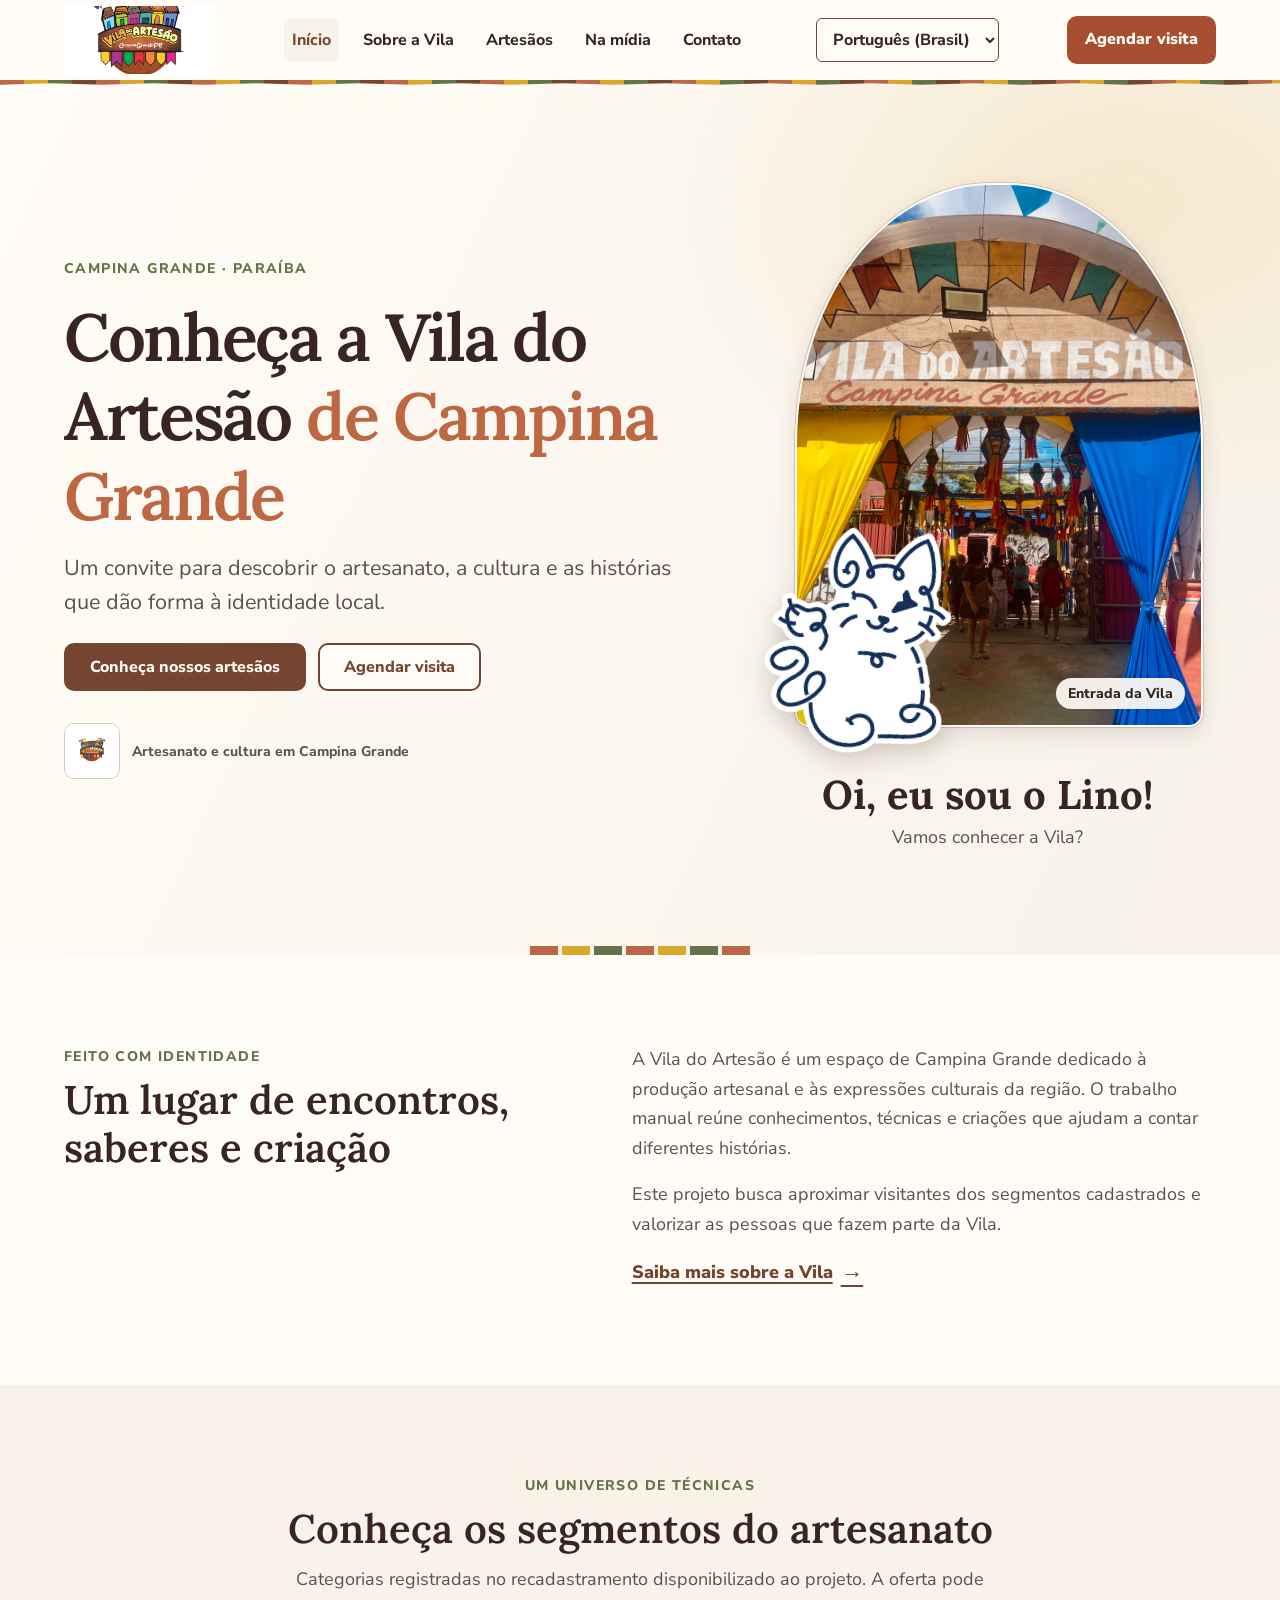
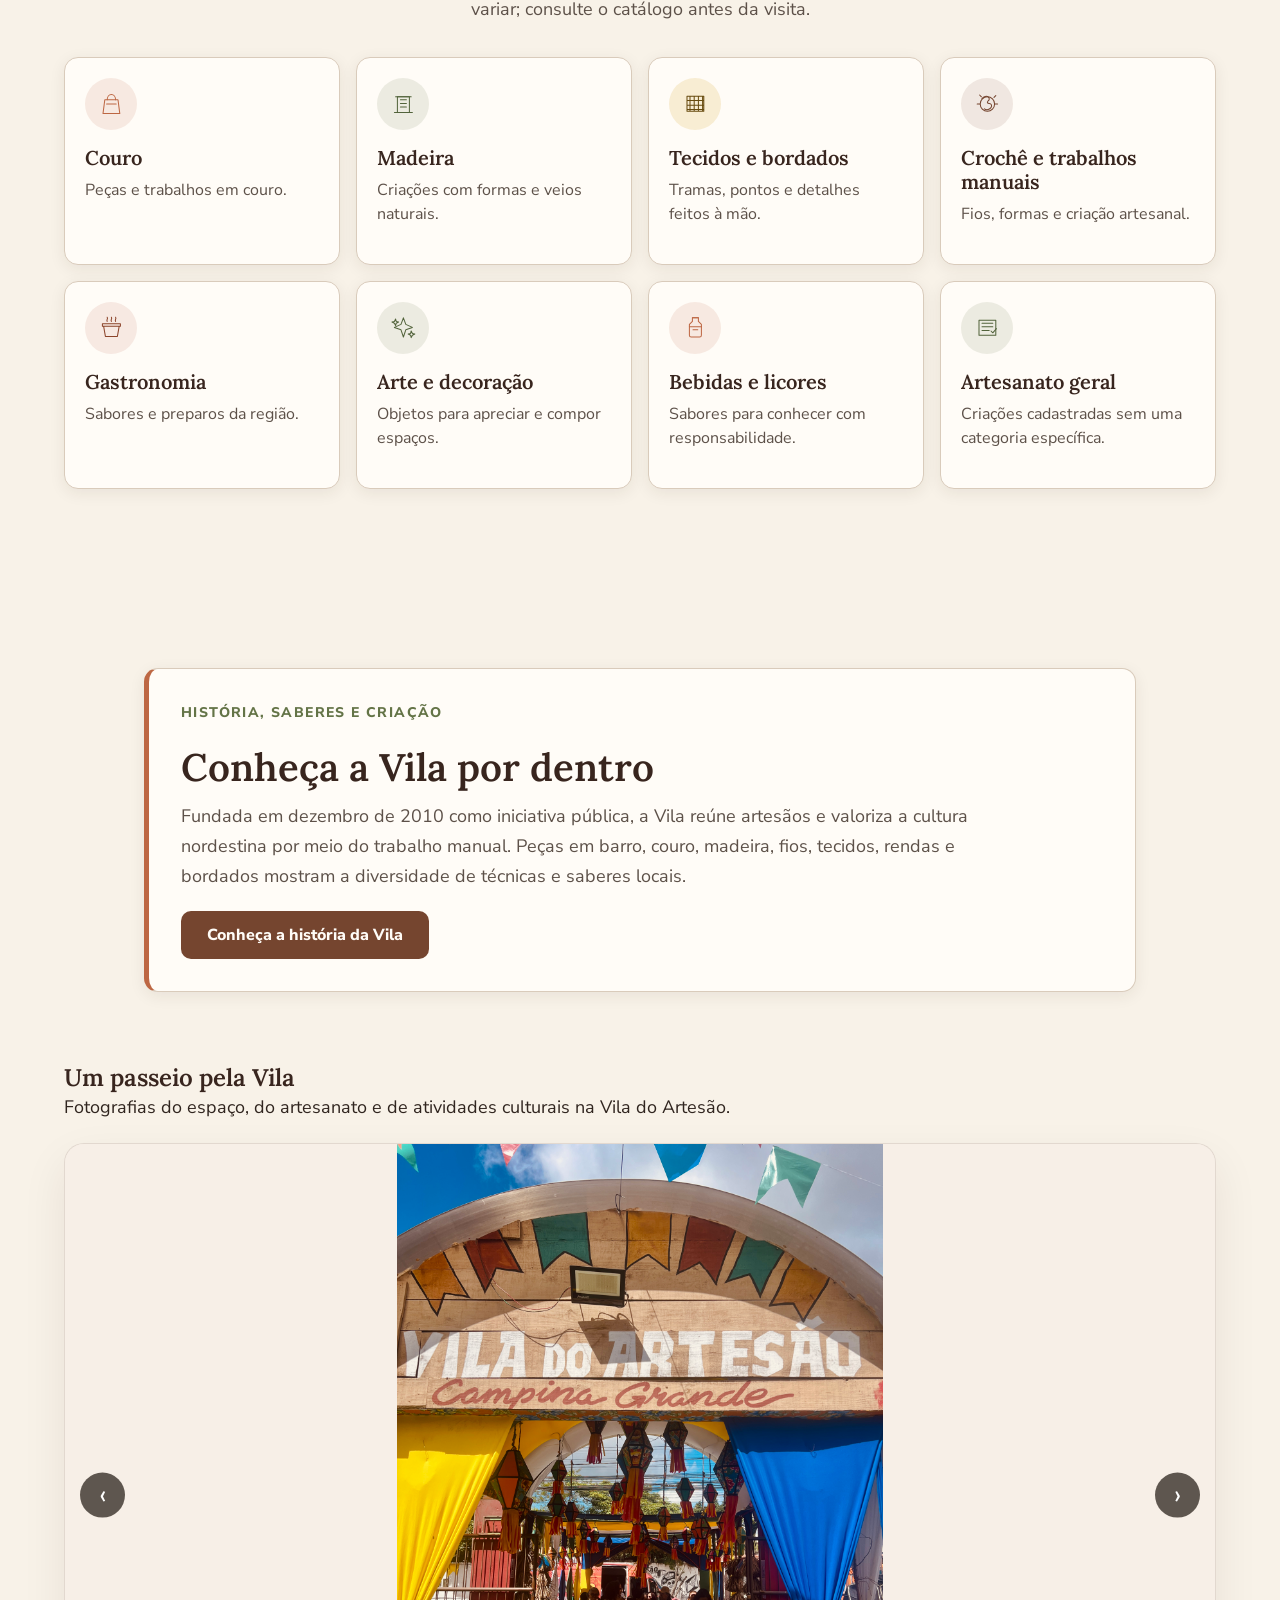
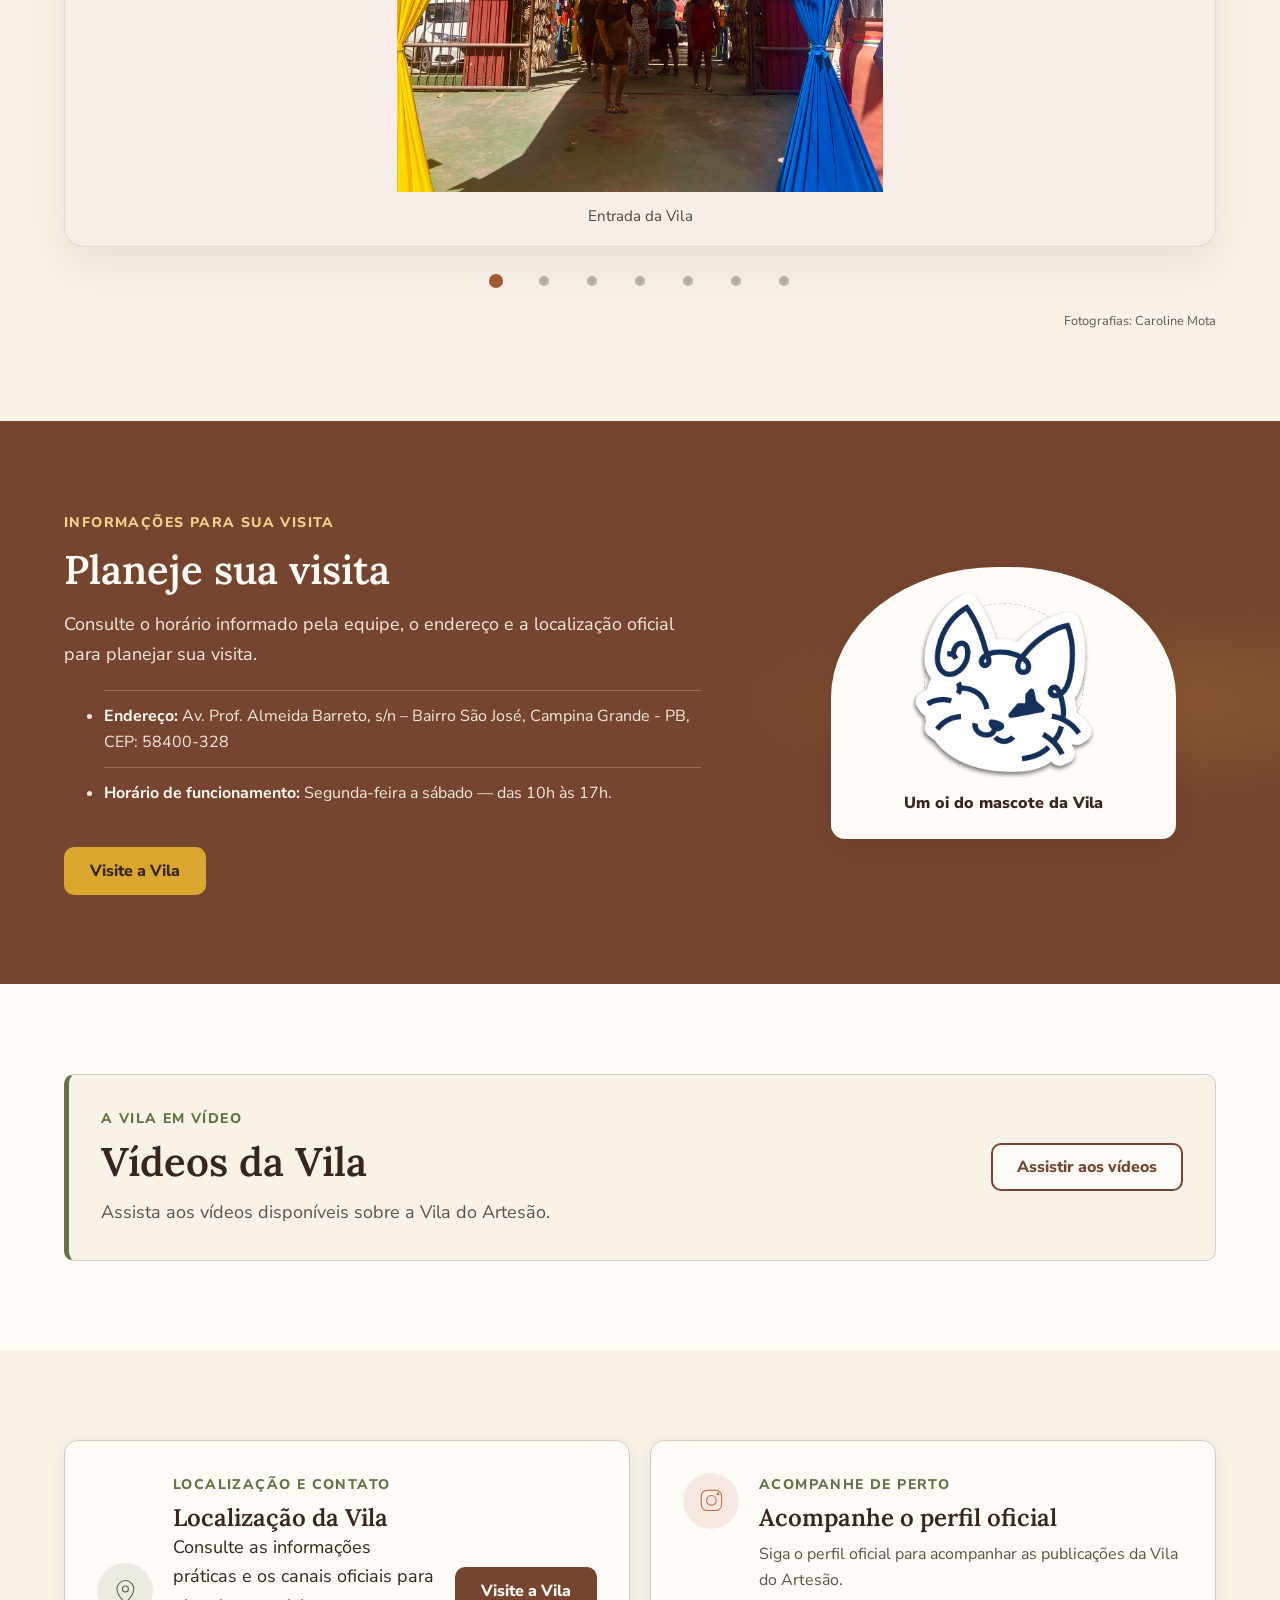
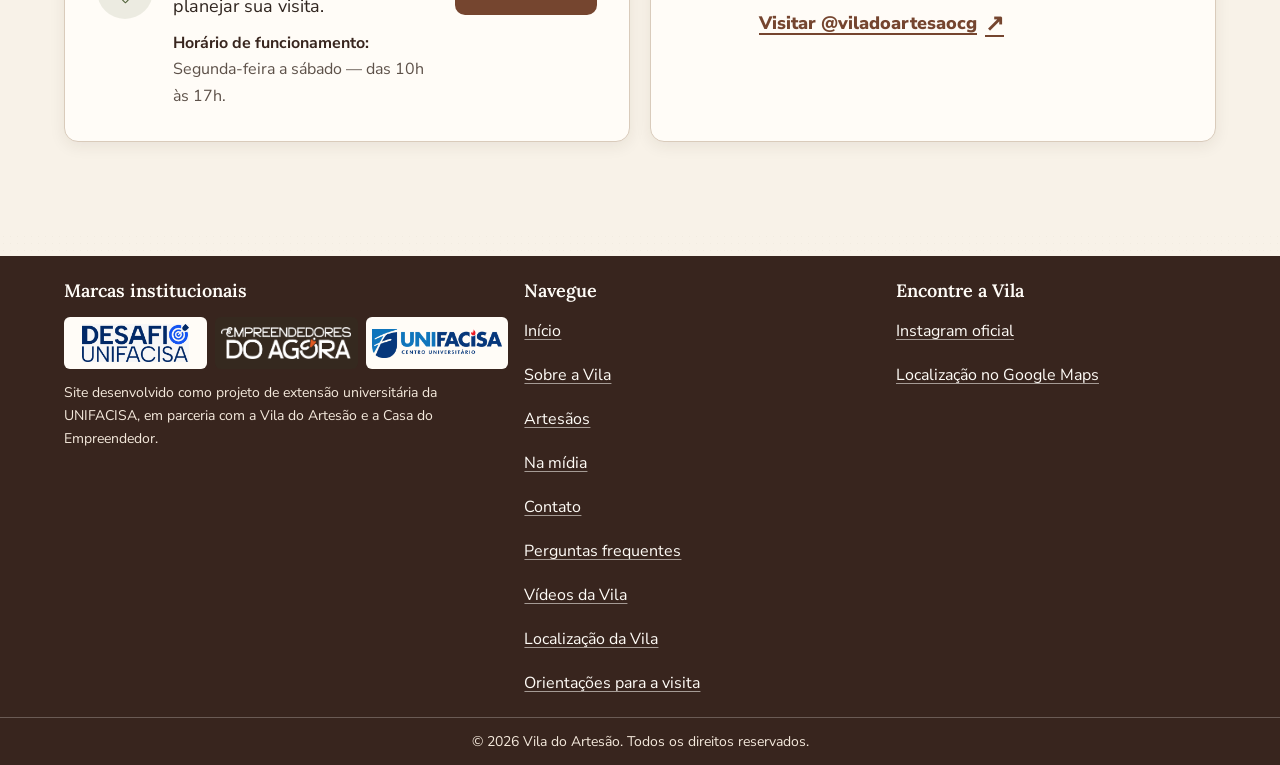
<file: vila_site/index.html>
<!doctype html>
<html lang="pt-BR">
  <head>
    <meta charset="utf-8">
    <meta name="viewport" content="width=device-width, initial-scale=1">
    <meta name="description" content="Conheça a Vila do Artesão de Campina Grande, explore os segmentos cadastrados e planeje sua visita com informações oficiais.">
    <meta name="theme-color" content="#f8f2e8">
    <meta property="og:locale" content="pt_BR">
    <meta property="og:site_name" content="Vila do Artesão">
    <meta property="og:type" content="website">
    <meta property="og:title" content="Vila do Artesão | Campina Grande">
    <meta property="og:description" content="Conheça a Vila do Artesão de Campina Grande, explore os segmentos cadastrados e planeje sua visita com informações oficiais.">
    <meta name="twitter:card" content="summary">
    <link rel="icon" type="image/svg+xml" href="favicon.svg">
    <title>Vila do Artesão | Campina Grande</title>
    <link rel="preconnect" href="https://fonts.googleapis.com">
    <link rel="preconnect" href="https://fonts.gstatic.com" crossorigin>
    <link href="https://fonts.googleapis.com/css2?family=Lora:wght@500;600;700&family=Nunito+Sans:wght@400;600;700;800&display=swap" rel="stylesheet">
    <link rel="stylesheet" href="css/reset.css">
    <link rel="stylesheet" href="css/variables.css">
    <link rel="stylesheet" href="css/global.css">
    <link rel="stylesheet" href="css/components.css">
    <link rel="stylesheet" href="css/responsive.css">
    <link rel="stylesheet" href="css/pages/home.css">
    <link rel="stylesheet" href="css/carousel.css">
    <link rel="stylesheet" href="css/animations.css">
    <link rel="stylesheet" href="css/accessibility.css">
    <script type="module" src="js/main.js"></script>
  </head>
  <body>
    <a class="skip-link" href="#conteudo">Pular para o conteúdo</a>
    <div id="site-header"></div>
    <main id="conteudo" class="home-page">
      <section class="home-hero" aria-labelledby="hero-title">
        <div class="home-container home-hero__layout">
          <div class="home-hero__copy">
            <p class="eyebrow">Campina Grande · Paraíba</p>
            <h1 id="hero-title">Conheça a Vila do Artesão <span>de Campina Grande</span></h1>
            <p class="home-hero__lead">Um convite para descobrir o artesanato, a cultura e as histórias que dão forma à identidade local.</p>
            <div class="home-hero__actions">
              <a class="button button--primary" href="pages/artesaos.html">Conheça nossos artesãos</a>
              <a class="button button--secondary" href="pages/agendamento.html">Agendar visita</a>
            </div>
            <div class="home-hero__signature">
              <img src="assets/logos/logo vila do artesao.jpeg" alt="Logo oficial da Vila do Artesão" width="1280" height="1600" loading="lazy" decoding="async">
              <span>Artesanato e cultura em Campina Grande</span>
            </div>
          </div>
          <figure class="hero-visual hero-illustration">
            <div class="hero-visual__frame">
              <div class="hero-visual__arch">
                <img class="hero-visual__photo" src="assets/imagens_viladoartesao/entrada-hero.jpg" alt="Entrada da Vila do Artesão, com bandeirolas e cortinas amarela e azul." width="900" height="1200" fetchpriority="high" decoding="async">
                <span class="hero-visual__tag">Entrada da Vila</span>
              </div>
              <img class="hero-visual__lino" src="assets/mascote/Lino completo azul.png" alt="Lino, mascote oficial da Vila do Artesão" width="1063" height="1084" decoding="async">
            </div>
            <figcaption class="hero-visual__caption">
              <strong>Oi, eu sou o Lino!</strong>
              <span>Vamos conhecer a Vila?</span>
            </figcaption>
          </figure>
        </div>
        <div class="home-hero__pennants" aria-hidden="true"><span></span><span></span><span></span><span></span><span></span><span></span><span></span></div>
      </section>

      <section class="home-section home-introduction" aria-labelledby="introduction-title">
        <div class="home-container home-introduction__layout">
          <div class="section-heading">
            <p class="section-heading__eyebrow">Feito com identidade</p>
            <h2 class="section-heading__title" id="introduction-title">Um lugar de encontros, saberes e criação</h2>
          </div>
          <div class="home-introduction__text">
            <p>A Vila do Artesão é um espaço de Campina Grande dedicado à produção artesanal e às expressões culturais da região. O trabalho manual reúne conhecimentos, técnicas e criações que ajudam a contar diferentes histórias.</p>
            <p>Este projeto busca aproximar visitantes dos segmentos cadastrados e valorizar as pessoas que fazem parte da Vila.</p>
            <a class="text-link" href="pages/sobre.html">Saiba mais sobre a Vila <span aria-hidden="true">→</span></a>
          </div>
        </div>
      </section>

      <section class="home-section home-segments" aria-labelledby="segments-title">
        <div class="home-container">
          <header class="section-heading section-heading--center">
            <p class="section-heading__eyebrow">Um universo de técnicas</p>
            <h2 class="section-heading__title" id="segments-title">Conheça os segmentos do artesanato</h2>
            <p class="section-heading__description">Categorias registradas no recadastramento disponibilizado ao projeto. A oferta pode variar; consulte o catálogo antes da visita.</p>
          </header>
          <div class="segment-grid">
            <article class="segment-card segment-card--terracotta">
              <span class="segment-card__icon" aria-hidden="true"><svg viewBox="0 0 48 48"><path d="M13 18h22l3 23H10l3-23Z"></path><path d="M17 18c0-5 3-9 7-9s7 4 7 9M16 25h16"></path></svg></span>
              <h3>Couro</h3>
              <p>Peças e trabalhos em couro.</p>
            </article>
            <article class="segment-card segment-card--olive">
              <span class="segment-card__icon" aria-hidden="true"><svg viewBox="0 0 48 48"><path d="M9 39h30M14 39V13h20v26M19 18h10M19 24h10M19 30h10"></path><path d="M11 13h26"></path></svg></span>
              <h3>Madeira</h3>
              <p>Criações com formas e veios naturais.</p>
            </article>
            <article class="segment-card segment-card--mustard">
              <span class="segment-card__icon" aria-hidden="true"><svg viewBox="0 0 48 48"><path d="M10 12h28v25H10zM15 12v25M22 12v25M29 12v25M36 12v25M10 19h28M10 27h28M10 34h28"></path></svg></span>
              <h3>Tecidos e bordados</h3>
              <p>Tramas, pontos e detalhes feitos à mão.</p>
            </article>
            <article class="segment-card segment-card--leather">
              <span class="segment-card__icon" aria-hidden="true"><svg viewBox="0 0 48 48"><circle cx="24" cy="25" r="12"></circle><path d="M15 16c3-4 8-5 11-2 2 2 1 5-1 6-2 2-1 4 2 4 4 0 5 4 3 7-2 3-7 5-11 2M14 13l-3-3M35 14l3-3M11 25H7M37 25h4"></path></svg></span>
              <h3>Crochê e trabalhos manuais</h3>
              <p>Fios, formas e criação artesanal.</p>
            </article>
            <article class="segment-card segment-card--clay">
              <span class="segment-card__icon" aria-hidden="true"><svg viewBox="0 0 48 48"><path d="M11 22h26l-3 17H14l-3-17ZM9 18h30v4H9zM17 14c-2-3 2-4 0-7M24 14c-2-3 2-4 0-7M31 14c-2-3 2-4 0-7"></path></svg></span>
              <h3>Gastronomia</h3>
              <p>Sabores e preparos da região.</p>
            </article>
            <article class="segment-card segment-card--olive">
              <span class="segment-card__icon" aria-hidden="true"><svg viewBox="0 0 48 48"><path d="M24 8 28 19l11 5-11 4-4 12-4-12-11-4 11-5 4-11Z"></path><path d="m11 10 1 4 4 1-4 2-1 4-2-4-4-2 4-1 2-4ZM37 30l2 4 4 1-4 2-2 4-1-4-4-2 4-1 1-4Z"></path></svg></span>
              <h3>Arte e decoração</h3>
              <p>Objetos para apreciar e compor espaços.</p>
            </article>
            <article class="segment-card segment-card--terracotta">
              <span class="segment-card__icon" aria-hidden="true"><svg viewBox="0 0 48 48"><path d="M19 8h10v6l5 5v18a3 3 0 0 1-3 3H17a3 3 0 0 1-3-3V19l5-5V8Z"></path><path d="M19 8h10M14 23h20M20 28h8"></path></svg></span>
              <h3>Bebidas e licores</h3>
              <p>Sabores para conhecer com responsabilidade.</p>
            </article>
            <article class="segment-card segment-card--olive">
              <span class="segment-card__icon" aria-hidden="true"><svg viewBox="0 0 48 48"><path d="M10 12h28v25H10zM15 17h18M15 23h18M15 29h12"></path><path d="m30 30 3 3 6-7"></path></svg></span>
              <h3>Artesanato geral</h3>
              <p>Criações cadastradas sem uma categoria específica.</p>
            </article>
          </div>
        </div>
      </section>

      <section class="home-section home-gallery" aria-labelledby="gallery-title">
        <div class="home-container">
          <header class="home-about-highlight">
            <p class="section-heading__eyebrow">História, saberes e criação</p>
            <h2 id="gallery-title">Conheça a Vila por dentro</h2>
            <p>Fundada em dezembro de 2010 como iniciativa pública, a Vila reúne artesãos e valoriza a cultura nordestina por meio do trabalho manual. Peças em barro, couro, madeira, fios, tecidos, rendas e bordados mostram a diversidade de técnicas e saberes locais.</p>
            <a class="button button--primary" href="pages/sobre.html">Conheça a história da Vila</a>
          </header>

          <section class="about-gallery" aria-labelledby="about-gallery-title">
            <div class="about-gallery__head">
              <h3 id="about-gallery-title">Um passeio pela Vila</h3>
              <p>Fotografias do espaço, do artesanato e de atividades culturais na Vila do Artesão.</p>
            </div>

            <div class="about-gallery__carousel" data-gallery-carousel role="region" aria-label="Galeria de fotografias da Vila do Artesão" tabindex="0">
              <button class="about-gallery__nav about-gallery__nav--prev" type="button" aria-label="Fotografia anterior" aria-controls="about-gallery-track">&#8249;</button>
              <div class="about-gallery__track" id="about-gallery-track" aria-live="polite" aria-atomic="true">
                <figure class="about-gallery__slide is-active">
                  <img src="assets/imagens_viladoartesao/entrada.jpeg" alt="Entrada da Vila do Artesão decorada com bandeirolas coloridas." width="3024" height="4032" loading="lazy" decoding="async">
                  <figcaption>Entrada da Vila</figcaption>
                </figure>
                <figure class="about-gallery__slide" hidden>
                  <img src="assets/imagens_viladoartesao/folgueira.jpeg" alt="Lanternas coloridas e bandeirolas suspensas no interior da Vila do Artesão." width="4032" height="2781" loading="lazy" decoding="async">
                  <figcaption>Período Junino</figcaption>
                </figure>
                <figure class="about-gallery__slide" hidden>
                  <img src="assets/imagens_viladoartesao/artesaos.PNG" alt="Peças de crochê expostas em primeiro plano em uma banca da Vila do Artesão." width="1170" height="1600" loading="lazy" decoding="async">
                  <figcaption>Peças de crochê</figcaption>
                </figure>
                <figure class="about-gallery__slide" hidden>
                  <img src="assets/imagens_viladoartesao/igreja2.jpeg" alt="Capela azul da Vila diante de cadeiras dispostas para uma atividade." width="3024" height="4032" loading="lazy" decoding="async">
                  <figcaption>Capela e espaço de convivência</figcaption>
                </figure>
                <figure class="about-gallery__slide" hidden>
                  <img src="assets/imagens_viladoartesao/festas.jpeg" alt="Apresentação musical diante do público na Vila do Artesão." width="1224" height="1600" loading="lazy" decoding="async">
                  <figcaption>Apresentação musical</figcaption>
                </figure>
                <figure class="about-gallery__slide" hidden>
                  <img src="assets/imagens_viladoartesao/festas1.jpeg" alt="Público reunido em um corredor decorado com bandeirolas na Vila do Artesão." width="1086" height="1448" loading="lazy" decoding="async">
                  <figcaption>Público na Vila</figcaption>
                </figure>
                <figure class="about-gallery__slide" hidden>
                  <img src="assets/imagens_viladoartesao/igreja.jpeg" alt="Capela azul da Vila iluminada à noite, com presépio ao lado." width="3024" height="4032" loading="lazy" decoding="async">
                  <figcaption>Capela iluminada</figcaption>
                </figure>
              </div>
              <button class="about-gallery__nav about-gallery__nav--next" type="button" aria-label="Próxima fotografia" aria-controls="about-gallery-track">&#8250;</button>
            </div>

            <div class="about-gallery__dots" role="group" aria-label="Navegação por fotografias">
              <button class="about-gallery__dot" type="button" aria-label="Mostrar foto: Entrada da Vila" aria-current="true" aria-controls="about-gallery-track"></button>
              <button class="about-gallery__dot" type="button" aria-label="Mostrar foto: Período Junino" aria-controls="about-gallery-track"></button>
              <button class="about-gallery__dot" type="button" aria-label="Mostrar foto: Peças de crochê" aria-controls="about-gallery-track"></button>
              <button class="about-gallery__dot" type="button" aria-label="Mostrar foto: Capela e espaço de convivência" aria-controls="about-gallery-track"></button>
              <button class="about-gallery__dot" type="button" aria-label="Mostrar foto: Apresentação musical" aria-controls="about-gallery-track"></button>
              <button class="about-gallery__dot" type="button" aria-label="Mostrar foto: Público na Vila" aria-controls="about-gallery-track"></button>
              <button class="about-gallery__dot" type="button" aria-label="Mostrar foto: Capela iluminada" aria-controls="about-gallery-track"></button>
            </div>
            <p class="about-gallery__credit">Fotografias: Caroline Mota</p>
          </section>
        </div>
      </section>

      <section class="home-section visitor-experience" aria-labelledby="visitor-title">
        <div class="home-container visitor-experience__layout">
          <div class="visitor-experience__copy">
            <p class="section-heading__eyebrow">Informações para sua visita</p>
            <h2 id="visitor-title">Planeje sua visita</h2>
            <p>Consulte o horário informado pela equipe, o endereço e a localização oficial para planejar sua visita.</p>
            <ul class="visit-facts">
              <li><strong>Endereço:</strong> <span data-site-address data-i18n-ignore></span></li>
              <li><strong>Horário de funcionamento:</strong> <span data-site-hours data-i18n-ignore></span></li>
            </ul>
            <a class="button button--accent" href="pages/visite.html">Visite a Vila</a>
          </div>
          <figure class="mascot-card">
            <span class="mascot-card__halo" aria-hidden="true"></span>
            <img src="assets/mascote/Lino cabeça azul.png" alt="Mascote da Vila do Artesão: face de gato branco com traços azuis" width="1063" height="1084" loading="lazy" decoding="async">
            <figcaption>Um oi do mascote da Vila</figcaption>
          </figure>
        </div>
      </section>

      <section class="home-section home-reviews" aria-labelledby="reviews-title">
        <div class="home-container home-reviews__inner">
          <div>
            <p class="section-heading__eyebrow">A Vila em vídeo</p>
            <h2 id="reviews-title">Vídeos da Vila</h2>
            <p>Assista aos vídeos disponíveis sobre a Vila do Artesão.</p>
          </div>
          <a class="button button--secondary" href="pages/avaliacoes.html">Assistir aos vídeos</a>
        </div>
      </section>

      <section class="home-section home-location" aria-labelledby="location-title">
        <div class="home-container home-location__layout">
          <div class="location-card">
            <span class="location-card__icon" aria-hidden="true">
              <svg viewBox="0 0 48 48" focusable="false"><path d="M38 20c0 11-14 23-14 23S10 31 10 20a14 14 0 1 1 28 0Z"></path><circle cx="24" cy="20" r="5"></circle></svg>
            </span>
            <div>
              <p class="section-heading__eyebrow">Localização e contato</p>
              <h2 id="location-title">Localização da Vila</h2>
              <p>Consulte as informações práticas e os canais oficiais para planejar sua visita.</p>
              <p class="location-card__hours"><strong>Horário de funcionamento:</strong> <span data-site-hours data-i18n-ignore></span></p>
            </div>
            <a class="button button--primary" href="pages/visite.html">Visite a Vila</a>
          </div>
          <aside class="instagram-card" aria-labelledby="instagram-title">
            <span class="instagram-card__mark" aria-hidden="true">
              <svg viewBox="0 0 48 48" focusable="false"><rect x="7" y="7" width="34" height="34" rx="10"></rect><circle cx="24" cy="24" r="8"></circle><circle cx="35" cy="13" r="1.5"></circle></svg>
            </span>
            <div>
              <p class="section-heading__eyebrow">Acompanhe de perto</p>
              <h2 id="instagram-title">Acompanhe o perfil oficial</h2>
              <p>Siga o perfil oficial para acompanhar as publicações da Vila do Artesão.</p>
              <a class="text-link" href="https://www.instagram.com/viladoartesaocg/" target="_blank" rel="noopener noreferrer">Visitar @viladoartesaocg <span aria-hidden="true">↗</span></a>
            </div>
          </aside>
        </div>
      </section>
    </main>
    <div id="site-footer"></div>
  </body>
</html>
</file>
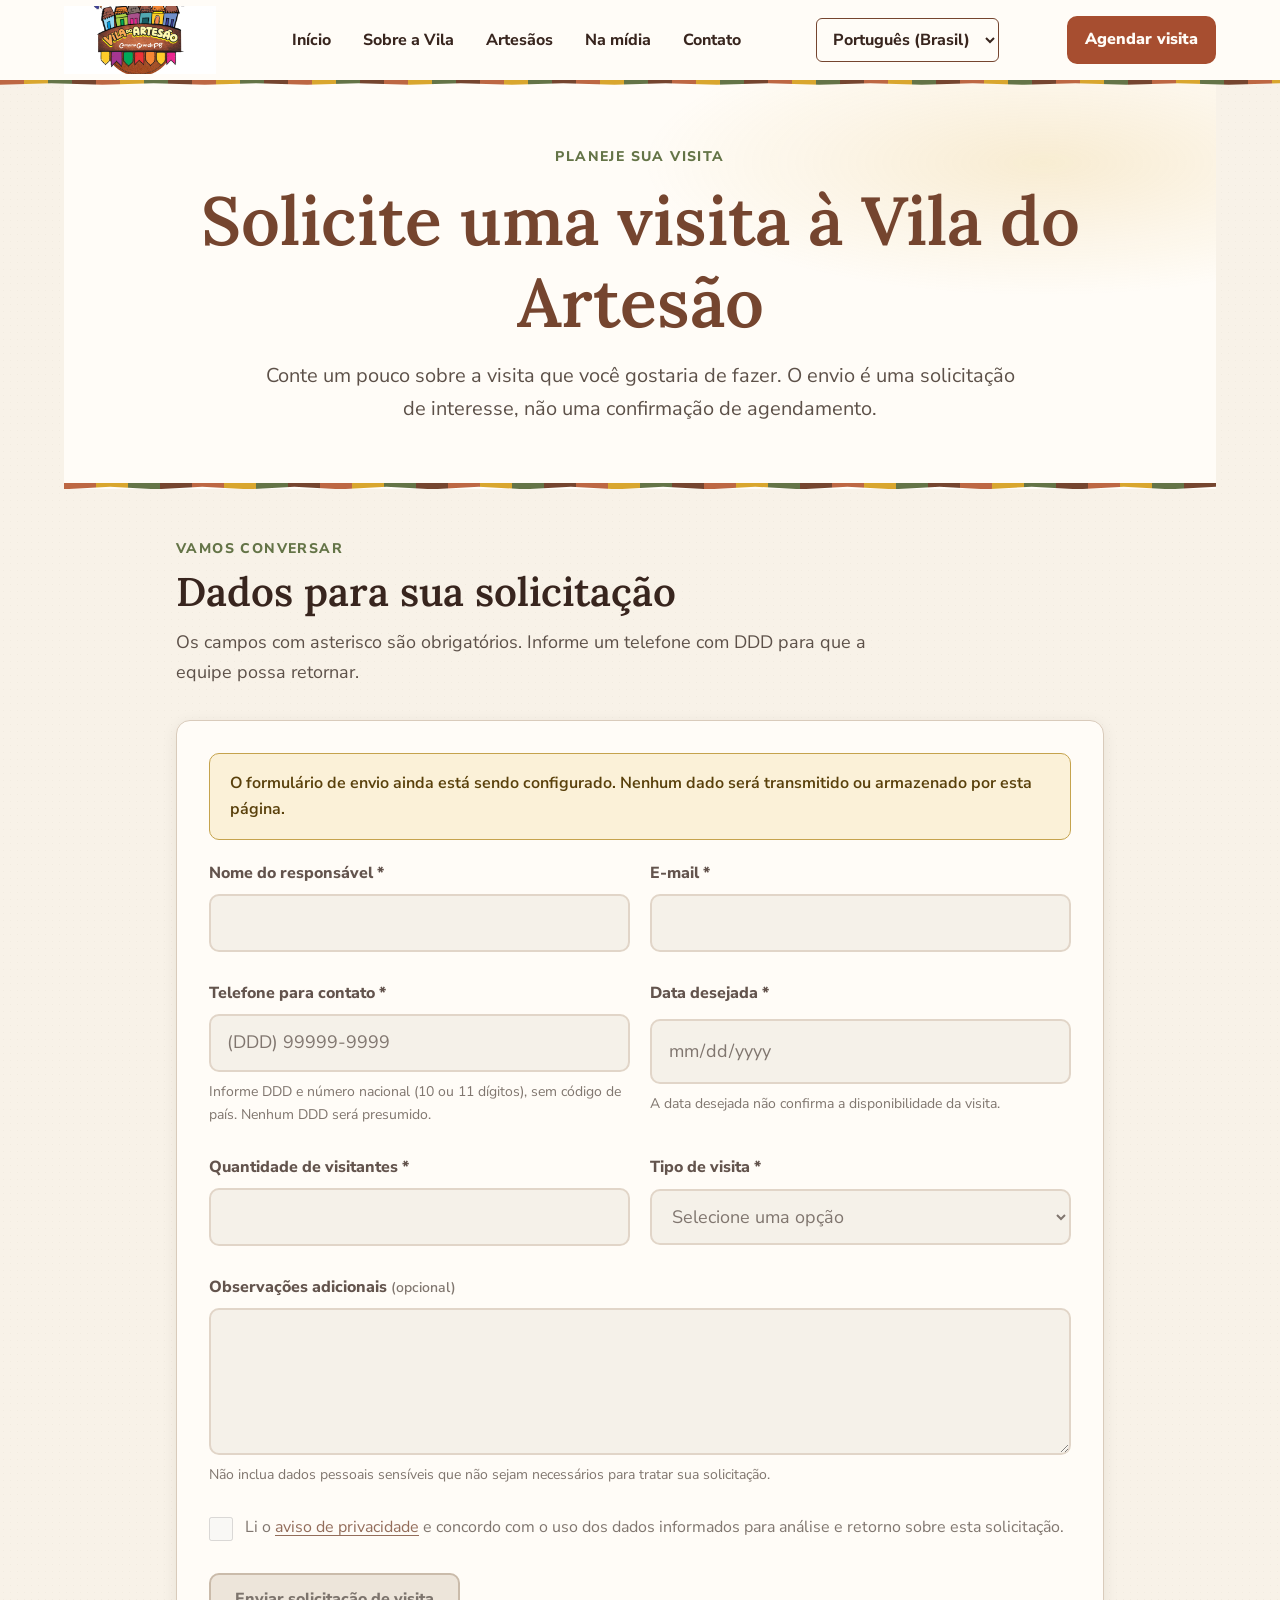
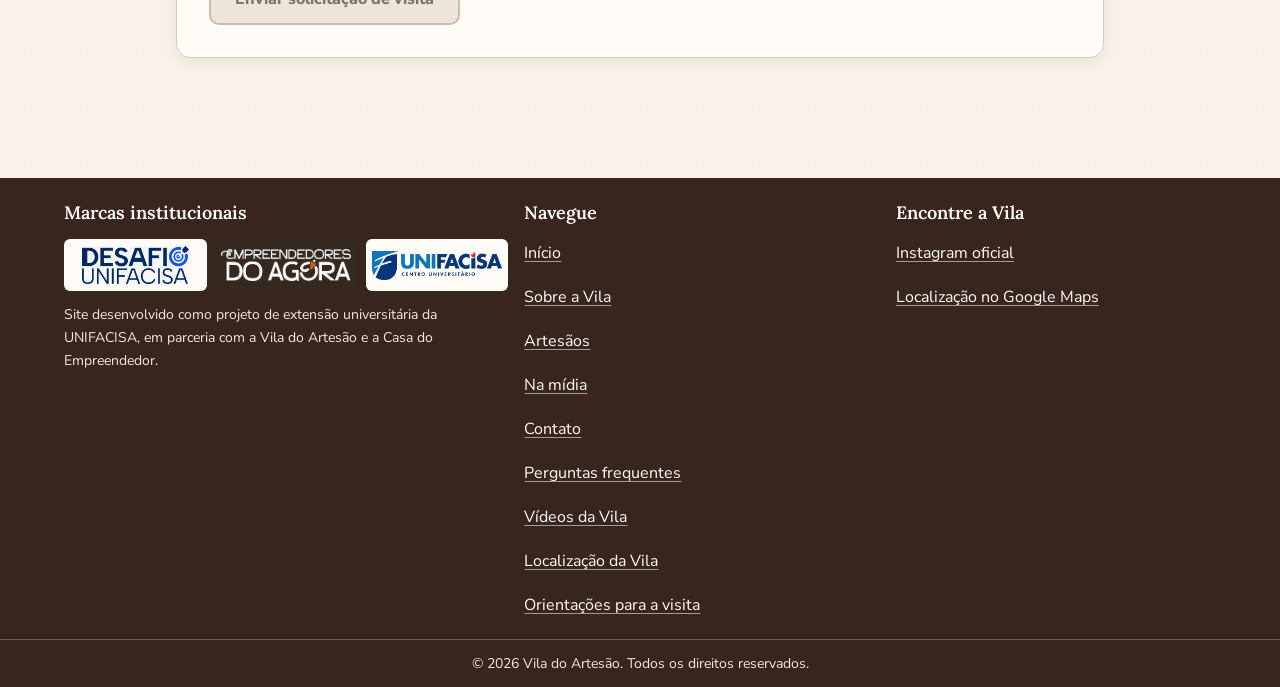
<file: vila_site/pages/agendamento.html>
<!doctype html>
<html lang="pt-BR">
  <head>
    <meta charset="utf-8">
    <meta name="viewport" content="width=device-width, initial-scale=1">
    <meta name="description" content="Envie uma solicitação de interesse para visitar a Vila do Artesão de Campina Grande.">
    <meta name="theme-color" content="#f8f2e8">
    <meta property="og:locale" content="pt_BR">
    <meta property="og:site_name" content="Vila do Artesão">
    <meta property="og:type" content="website">
    <meta property="og:title" content="Solicite uma visita | Vila do Artesão">
    <meta property="og:description" content="Envie uma solicitação de interesse para visitar a Vila do Artesão de Campina Grande.">
    <meta name="twitter:card" content="summary">
    <link rel="icon" type="image/svg+xml" href="../favicon.svg">
    <title>Solicite uma visita | Vila do Artesão</title>
    <link rel="preconnect" href="https://fonts.googleapis.com">
    <link rel="preconnect" href="https://fonts.gstatic.com" crossorigin>
    <link href="https://fonts.googleapis.com/css2?family=Lora:wght@500;600;700&family=Nunito+Sans:wght@400;600;700;800&display=swap" rel="stylesheet">
    <link rel="stylesheet" href="../css/reset.css">
    <link rel="stylesheet" href="../css/variables.css">
    <link rel="stylesheet" href="../css/global.css">
    <link rel="stylesheet" href="../css/components.css">
    <link rel="stylesheet" href="../css/responsive.css">
    <link rel="stylesheet" href="../css/pages/booking.css">
    <link rel="stylesheet" href="../css/animations.css">
    <link rel="stylesheet" href="../css/accessibility.css">
    <script type="module" src="../js/main.js"></script>
  </head>
  <body>
    <a class="skip-link" href="#conteudo">Pular para o conteúdo</a>
    <div id="site-header"></div>
    <main id="conteudo" class="page-content booking-page">
      <header class="booking-hero">
        <p class="eyebrow">Planeje sua visita</p>
        <h1>Solicite uma visita à Vila do Artesão</h1>
        <p>Conte um pouco sobre a visita que você gostaria de fazer. O envio é uma solicitação de interesse, não uma confirmação de agendamento.</p>
      </header>

      <section class="booking-section" aria-labelledby="booking-form-title">
        <div class="section-heading">
          <p class="section-heading__eyebrow">Vamos conversar</p>
          <h2 class="section-heading__title" id="booking-form-title">Dados para sua solicitação</h2>
          <p class="section-heading__description">Os campos com asterisco são obrigatórios. Informe um telefone com DDD para que a equipe possa retornar.</p>
        </div>

        <div class="booking-form-card">
          <p class="booking-setup-notice alert alert--warning" id="booking-setup-notice" role="status" aria-live="polite">
            O formulário de envio ainda está sendo configurado. Nenhum dado será transmitido ou armazenado por esta página.
          </p>
          <p class="booking-status" id="booking-status" role="status" aria-live="polite"></p>
          <form id="booking-form" class="booking-form" novalidate>
            <fieldset id="booking-fields" class="booking-fields" disabled aria-describedby="booking-setup-notice">
              <div class="booking-form__grid">
                <div class="form-field">
                  <label class="form-field__label" for="booking-name">Nome do responsável <span aria-hidden="true">*</span></label>
                  <input class="form-field__control" id="booking-name" name="nome" type="text" autocomplete="name" maxlength="120" required aria-describedby="booking-name-error">
                  <span class="form-field__error" id="booking-name-error"></span>
                </div>

                <div class="form-field">
                  <label class="form-field__label" for="booking-email">E-mail <span aria-hidden="true">*</span></label>
                  <input class="form-field__control" id="booking-email" name="email" type="email" autocomplete="email" inputmode="email" maxlength="254" required aria-describedby="booking-email-error">
                  <span class="form-field__error" id="booking-email-error"></span>
                </div>

                <div class="form-field">
                  <label class="form-field__label" for="booking-phone">Telefone para contato <span aria-hidden="true">*</span></label>
                  <input class="form-field__control" id="booking-phone" name="telefone" type="tel" autocomplete="tel-national" inputmode="tel" placeholder="(DDD) 99999-9999" maxlength="20" required aria-describedby="booking-phone-hint booking-phone-error">
                  <span class="form-field__hint" id="booking-phone-hint">Informe DDD e número nacional (10 ou 11 dígitos), sem código de país. Nenhum DDD será presumido.</span>
                  <span class="form-field__error" id="booking-phone-error"></span>
                </div>

                <div class="form-field">
                  <label class="form-field__label" for="booking-date">Data desejada <span aria-hidden="true">*</span></label>
                  <input class="form-field__control" id="booking-date" name="data_desejada" type="date" required aria-describedby="booking-date-hint booking-date-error">
                  <span class="form-field__hint" id="booking-date-hint">A data desejada não confirma a disponibilidade da visita.</span>
                  <span class="form-field__error" id="booking-date-error"></span>
                </div>

                <div class="form-field">
                  <label class="form-field__label" for="booking-count">Quantidade de visitantes <span aria-hidden="true">*</span></label>
                  <input class="form-field__control" id="booking-count" name="quantidade_visitantes" type="number" min="1" step="1" inputmode="numeric" required aria-describedby="booking-count-error">
                  <span class="form-field__error" id="booking-count-error"></span>
                </div>

                <div class="form-field">
                  <label class="form-field__label" for="booking-type">Tipo de visita <span aria-hidden="true">*</span></label>
                  <select class="form-field__control" id="booking-type" name="tipo_visita" required aria-describedby="booking-type-error">
                    <option value="">Selecione uma opção</option>
                    <option value="individual">Visita individual</option>
                    <option value="familia">Visita em família</option>
                    <option value="grupo">Visita em grupo</option>
                    <option value="escolar">Visita escolar</option>
                    <option value="institucional">Visita institucional</option>
                  </select>
                  <span class="form-field__error" id="booking-type-error"></span>
                </div>

                <div class="form-field booking-form__observations">
                  <label class="form-field__label" for="booking-notes">Observações adicionais <span class="booking-form__optional">(opcional)</span></label>
                  <textarea class="form-field__control" id="booking-notes" name="observacoes" rows="4" maxlength="1000" aria-describedby="booking-notes-hint"></textarea>
                  <span class="form-field__hint" id="booking-notes-hint">Não inclua dados pessoais sensíveis que não sejam necessários para tratar sua solicitação.</span>
                </div>
              </div>

              <label class="booking-consent" for="booking-consent">
                <input id="booking-consent" name="consentimento_privacidade" type="checkbox" required aria-describedby="booking-consent-error">
                <span>Li o <a href="privacidade.html" target="_blank" rel="noopener noreferrer">aviso de privacidade</a> e concordo com o uso dos dados informados para análise e retorno sobre esta solicitação.</span>
              </label>
              <span class="form-field__error booking-consent__error" id="booking-consent-error"></span>

              <button class="button button--primary booking-submit" id="booking-submit" type="submit" disabled>Enviar solicitação de visita</button>
            </fieldset>
          </form>
        </div>
      </section>
    </main>
    <div id="site-footer"></div>
  </body>
</html>
</file>
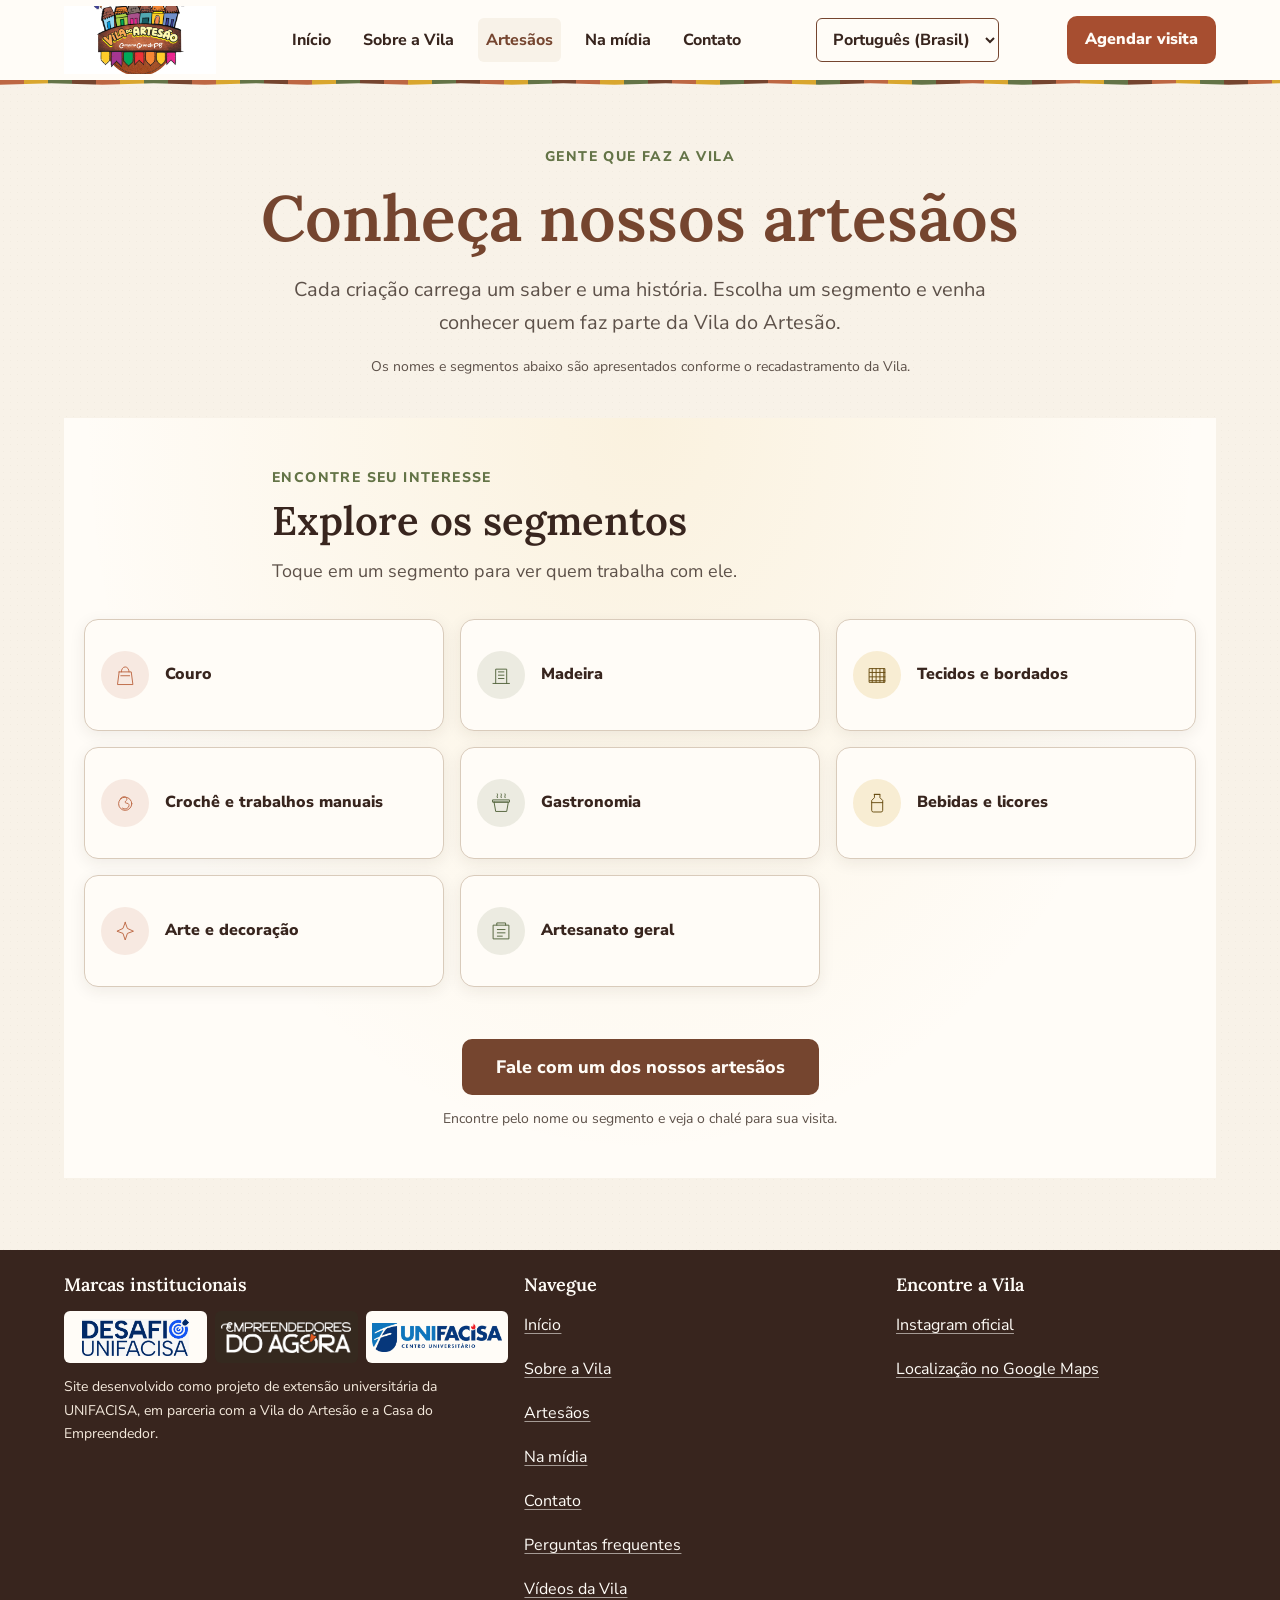
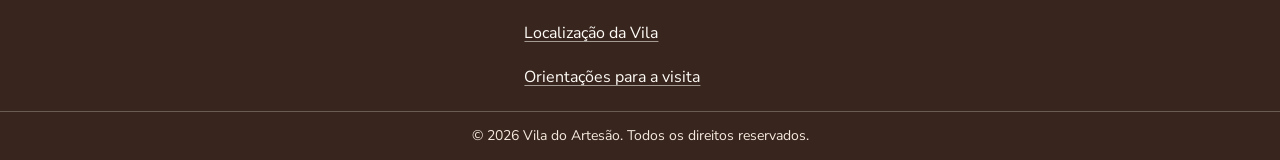
<file: vila_site/pages/artesaos.html>
<!doctype html>
<html lang="pt-BR">
  <head>
    <meta charset="utf-8">
    <meta name="viewport" content="width=device-width, initial-scale=1">
    <meta name="description" content="Conheça os segmentos e encontre os artesãos da Vila do Artesão de Campina Grande.">
    <meta name="theme-color" content="#f8f2e8">
    <meta property="og:locale" content="pt_BR">
    <meta property="og:site_name" content="Vila do Artesão">
    <meta property="og:type" content="website">
    <meta property="og:title" content="Conheça nossos artesãos | Vila do Artesão">
    <meta property="og:description" content="Conheça os segmentos e encontre os artesãos da Vila do Artesão de Campina Grande.">
    <meta name="twitter:card" content="summary">
    <link rel="icon" type="image/svg+xml" href="../favicon.svg">
    <title>Conheça nossos artesãos | Vila do Artesão</title>
    <link rel="preconnect" href="https://fonts.googleapis.com">
    <link rel="preconnect" href="https://fonts.gstatic.com" crossorigin>
    <link href="https://fonts.googleapis.com/css2?family=Lora:wght@500;600;700&family=Nunito+Sans:wght@400;600;700;800&display=swap" rel="stylesheet">
    <link rel="stylesheet" href="../css/reset.css">
    <link rel="stylesheet" href="../css/variables.css">
    <link rel="stylesheet" href="../css/global.css">
    <link rel="stylesheet" href="../css/components.css">
    <link rel="stylesheet" href="../css/responsive.css">
    <link rel="stylesheet" href="../css/pages/artisans.css">
    <link rel="stylesheet" href="../css/animations.css">
    <link rel="stylesheet" href="../css/accessibility.css">
    <script type="module" src="../js/main.js"></script>
  </head>
  <body>
    <a class="skip-link" href="#conteudo">Pular para o conteúdo</a>
    <div id="site-header"></div>
    <main id="conteudo" class="page-content artisans-page">
      <header class="artisans-hero">
        <p class="eyebrow">Gente que faz a Vila</p>
        <h1>Conheça nossos artesãos</h1>
        <p class="artisans-hero__lead">Cada criação carrega um saber e uma história. Escolha um segmento e venha conhecer quem faz parte da Vila do Artesão.</p>
        <p class="artisans-hero__note">Os nomes e segmentos abaixo são apresentados conforme o recadastramento da Vila.</p>
      </header>

      <section class="artisan-segments" aria-labelledby="segments-title">
        <div class="section-heading section-heading--center">
          <p class="section-heading__eyebrow">Encontre seu interesse</p>
          <h2 class="section-heading__title" id="segments-title">Explore os segmentos</h2>
          <p class="section-heading__description">Toque em um segmento para ver quem trabalha com ele.</p>
        </div>
        <div class="artisan-segment-grid">
          <button class="artisan-segment" type="button" data-category="Couro" aria-pressed="false">
            <span class="artisan-segment__icon" aria-hidden="true">
              <svg viewBox="0 0 48 48"><path d="M13 18h22l3 23H10l3-23Z"></path><path d="M17 18c0-5 3-9 7-9s7 4 7 9M16 25h16"></path></svg>
            </span>
            <span>Couro</span>
          </button>
          <button class="artisan-segment" type="button" data-category="Madeira" aria-pressed="false">
            <span class="artisan-segment__icon" aria-hidden="true">
              <svg viewBox="0 0 48 48"><path d="M9 39h30M14 39V13h20v26M19 18h10M19 24h10M19 30h10"></path></svg>
            </span>
            <span>Madeira</span>
          </button>
          <button class="artisan-segment" type="button" data-category="Tecidos e bordados" aria-pressed="false">
            <span class="artisan-segment__icon" aria-hidden="true">
              <svg viewBox="0 0 48 48"><path d="M10 12h28v25H10zM15 12v25M22 12v25M29 12v25M36 12v25M10 19h28M10 27h28M10 34h28"></path></svg>
            </span>
            <span>Tecidos e bordados</span>
          </button>
          <button class="artisan-segment" type="button" data-category="Crochê e trabalhos manuais" aria-pressed="false">
            <span class="artisan-segment__icon" aria-hidden="true">
              <svg viewBox="0 0 48 48"><circle cx="24" cy="25" r="12"></circle><path d="M15 16c3-4 8-5 11-2 2 2 1 5-1 6-2 2-1 4 2 4 4 0 5 4 3 7-2 3-7 5-11 2"></path></svg>
            </span>
            <span>Crochê e trabalhos manuais</span>
          </button>
          <button class="artisan-segment" type="button" data-category="Gastronomia" aria-pressed="false">
            <span class="artisan-segment__icon" aria-hidden="true">
              <svg viewBox="0 0 48 48"><path d="M11 22h26l-3 17H14l-3-17ZM9 18h30v4H9zM17 14c-2-3 2-4 0-7M24 14c-2-3 2-4 0-7M31 14c-2-3 2-4 0-7"></path></svg>
            </span>
            <span>Gastronomia</span>
          </button>
          <button class="artisan-segment" type="button" data-category="Bebidas e licores" aria-pressed="false">
            <span class="artisan-segment__icon" aria-hidden="true">
              <svg viewBox="0 0 48 48"><path d="M19 8h10v6l5 5v18a3 3 0 0 1-3 3H17a3 3 0 0 1-3-3V19l5-5V8Z"></path><path d="M19 8h10M14 23h20"></path></svg>
            </span>
            <span>Bebidas e licores</span>
          </button>
          <button class="artisan-segment" type="button" data-category="Arte e decoração" aria-pressed="false">
            <span class="artisan-segment__icon" aria-hidden="true">
              <svg viewBox="0 0 48 48"><path d="M24 8 28 19l11 5-11 4-4 12-4-12-11-4 11-5 4-11Z"></path></svg>
            </span>
            <span>Arte e decoração</span>
          </button>
          <button class="artisan-segment" type="button" data-category="Artesanato geral" aria-pressed="false">
            <span class="artisan-segment__icon" aria-hidden="true">
              <svg viewBox="0 0 48 48"><path d="M10 13h28v25H10zM16 13V9h16v4M17 21h14M17 27h14M17 33h9"></path></svg>
            </span>
            <span>Artesanato geral</span>
          </button>
        </div>
        <p class="artisan-selection-status" id="artisan-selection-status" aria-live="polite"></p>
        <div class="artisan-catalog-cta">
          <button class="button button--primary" id="open-artisan-catalog" type="button" aria-expanded="false" aria-controls="artisan-catalog">
            Fale com um dos nossos artesãos
          </button>
          <p>Encontre pelo nome ou segmento e veja o chalé para sua visita.</p>
        </div>
      </section>

      <section class="artisan-catalog" id="artisan-catalog" aria-labelledby="catalog-title" hidden>
        <div class="section-heading">
          <p class="section-heading__eyebrow">Catálogo</p>
          <h2 class="section-heading__title" id="catalog-title">Encontre quem procura</h2>
          <p class="section-heading__description">Pesquise pelo nome ou escolha um segmento. Os números de telefone não são exibidos.</p>
        </div>

        <div class="artisan-filters" aria-label="Filtros de artesãos">
          <div class="form-field">
            <label class="form-field__label" for="artisan-search">Nome do artesão ou estabelecimento</label>
            <input class="form-field__control" id="artisan-search" type="search" autocomplete="off" placeholder="Digite um nome para pesquisar">
          </div>
          <div class="form-field">
            <label class="form-field__label" for="artisan-category">Segmento</label>
            <select class="form-field__control" id="artisan-category">
              <option value="">Todos os segmentos</option>
            </select>
          </div>
          <div class="artisan-filter-actions">
            <button class="button button--secondary" id="show-all-artisans" type="button">Ver todos os artesãos</button>
            <button class="button button--secondary" id="clear-artisan-filters" type="button">Limpar filtros</button>
          </div>
        </div>

        <p class="artisan-results-status" id="artisan-results-status" role="status" aria-live="polite"></p>
        <div class="artisan-results-grid" id="artisan-results"></div>
        <p class="artisan-empty-state" id="artisan-empty-state" hidden>Nenhum artesão encontrado com esses filtros. Tente outro nome ou escolha um segmento diferente.</p>
        <p class="artisan-data-error alert alert--error" id="artisan-data-error" role="alert" hidden>Não foi possível carregar o catálogo agora. Tente novamente mais tarde.</p>
      </section>
    </main>
    <div id="site-footer"></div>
  </body>
</html>
</file>
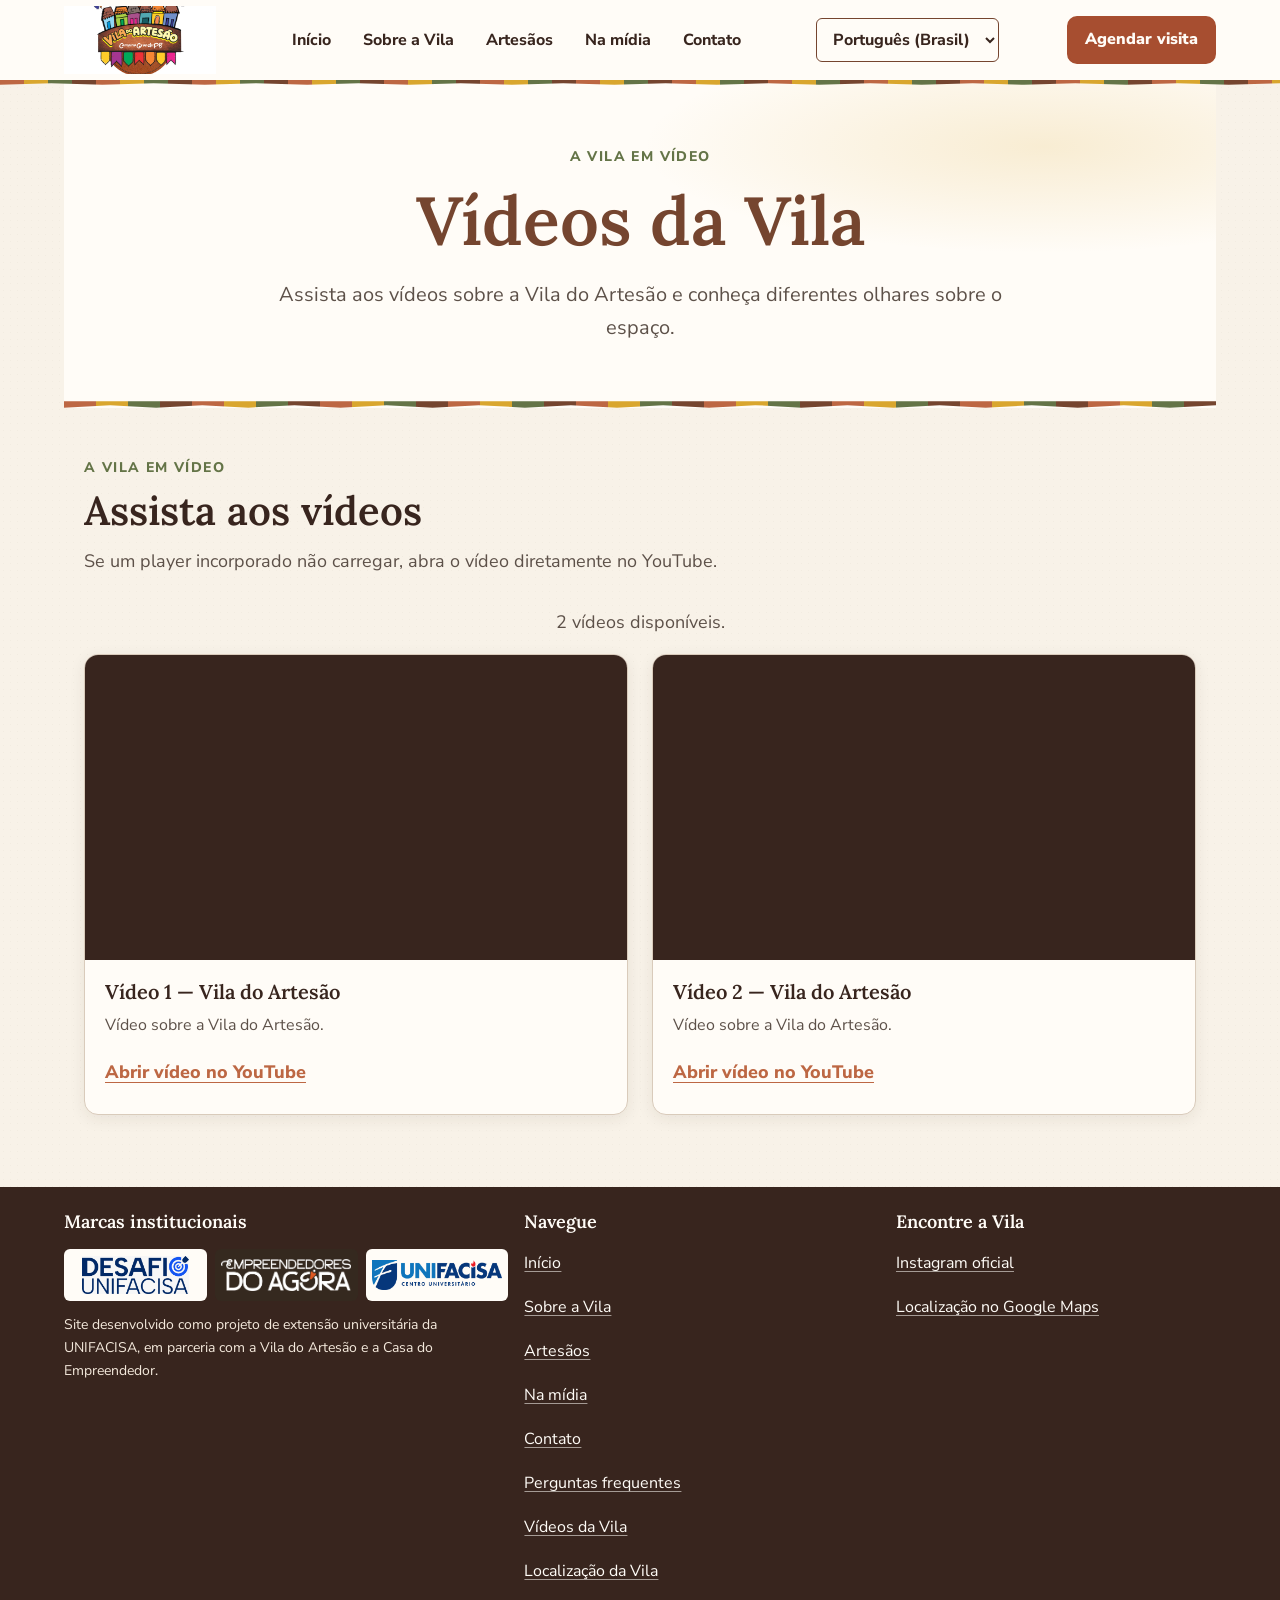
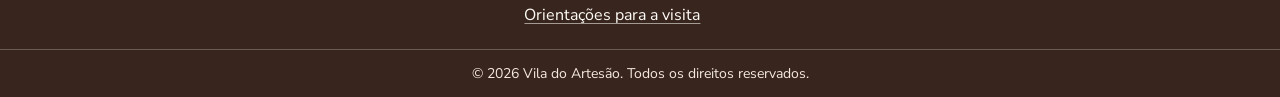
<file: vila_site/pages/avaliacoes.html>
<!doctype html>
<html lang="pt-BR">
  <head>
    <meta charset="utf-8">
    <meta name="viewport" content="width=device-width, initial-scale=1">
    <meta name="description" content="Assista a vídeos sobre a Vila do Artesão.">
    <meta name="theme-color" content="#f8f2e8">
    <meta property="og:locale" content="pt_BR">
    <meta property="og:site_name" content="Vila do Artesão">
    <meta property="og:type" content="website">
    <meta property="og:title" content="Vídeos da Vila | Vila do Artesão">
    <meta property="og:description" content="Assista a vídeos sobre a Vila do Artesão.">
    <meta name="twitter:card" content="summary">
    <link rel="icon" type="image/svg+xml" href="../favicon.svg">
    <title>Vídeos da Vila | Vila do Artesão</title>
    <link rel="preconnect" href="https://fonts.googleapis.com">
    <link rel="preconnect" href="https://fonts.gstatic.com" crossorigin>
    <link href="https://fonts.googleapis.com/css2?family=Lora:wght@500;600;700&family=Nunito+Sans:wght@400;600;700;800&display=swap" rel="stylesheet">
    <link rel="stylesheet" href="../css/reset.css">
    <link rel="stylesheet" href="../css/variables.css">
    <link rel="stylesheet" href="../css/global.css">
    <link rel="stylesheet" href="../css/components.css">
    <link rel="stylesheet" href="../css/responsive.css">
    <link rel="stylesheet" href="../css/pages/reviews.css">
    <link rel="stylesheet" href="../css/animations.css">
    <link rel="stylesheet" href="../css/accessibility.css">
    <script type="module" src="../js/main.js"></script>
  </head>
  <body>
    <a class="skip-link" href="#conteudo">Pular para o conteúdo</a>
    <div id="site-header"></div>
    <main id="conteudo" class="page-content reviews-page">
      <header class="reviews-hero">
        <p class="eyebrow">A Vila em vídeo</p>
        <h1>Vídeos da Vila</h1>
        <p>Assista aos vídeos sobre a Vila do Artesão e conheça diferentes olhares sobre o espaço.</p>
      </header>

      <section class="reviews-section" aria-labelledby="videos-title">
        <div class="section-heading">
          <p class="section-heading__eyebrow">A Vila em vídeo</p>
          <h2 class="section-heading__title" id="videos-title">Assista aos vídeos</h2>
          <p class="section-heading__description">Se um player incorporado não carregar, abra o vídeo diretamente no YouTube.</p>
        </div>
        <p class="reviews-videos-status" id="reviews-videos-status" role="status" aria-live="polite">Carregando vídeos...</p>
        <div class="review-video-grid" id="review-video-grid"></div>
        <p class="reviews-error alert alert--error" id="reviews-videos-error" role="alert" hidden>Não foi possível carregar os vídeos agora. Tente novamente mais tarde.</p>
      </section>

    </main>
    <div id="site-footer"></div>
  </body>
</html>
</file>
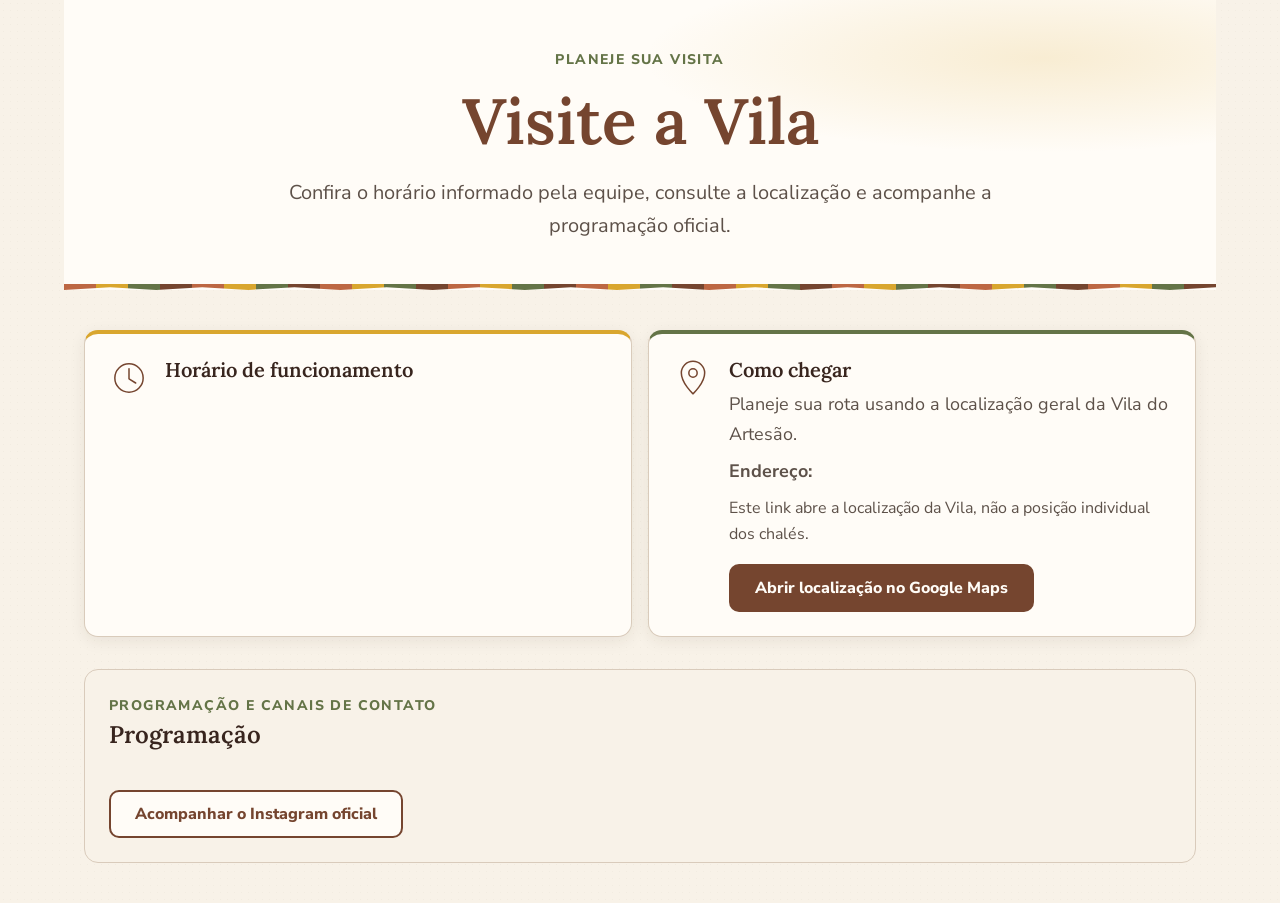
<file: vila_site/pages/calendario.html>
<!doctype html>
<html lang="pt-BR">
  <head>
    <meta charset="utf-8">
    <meta name="viewport" content="width=device-width, initial-scale=1">
    <meta http-equiv="refresh" content="0; url=visite.html">
    <link rel="canonical" href="visite.html">
    <title>Visite a Vila | Vila do Artesão</title>
  </head>
  <body>
    <main>
      <p>O calendário foi reunido à página de visitação.</p>
      <p><a href="visite.html">Acessar Visite a Vila</a></p>
    </main>
  </body>
</html>
</file>
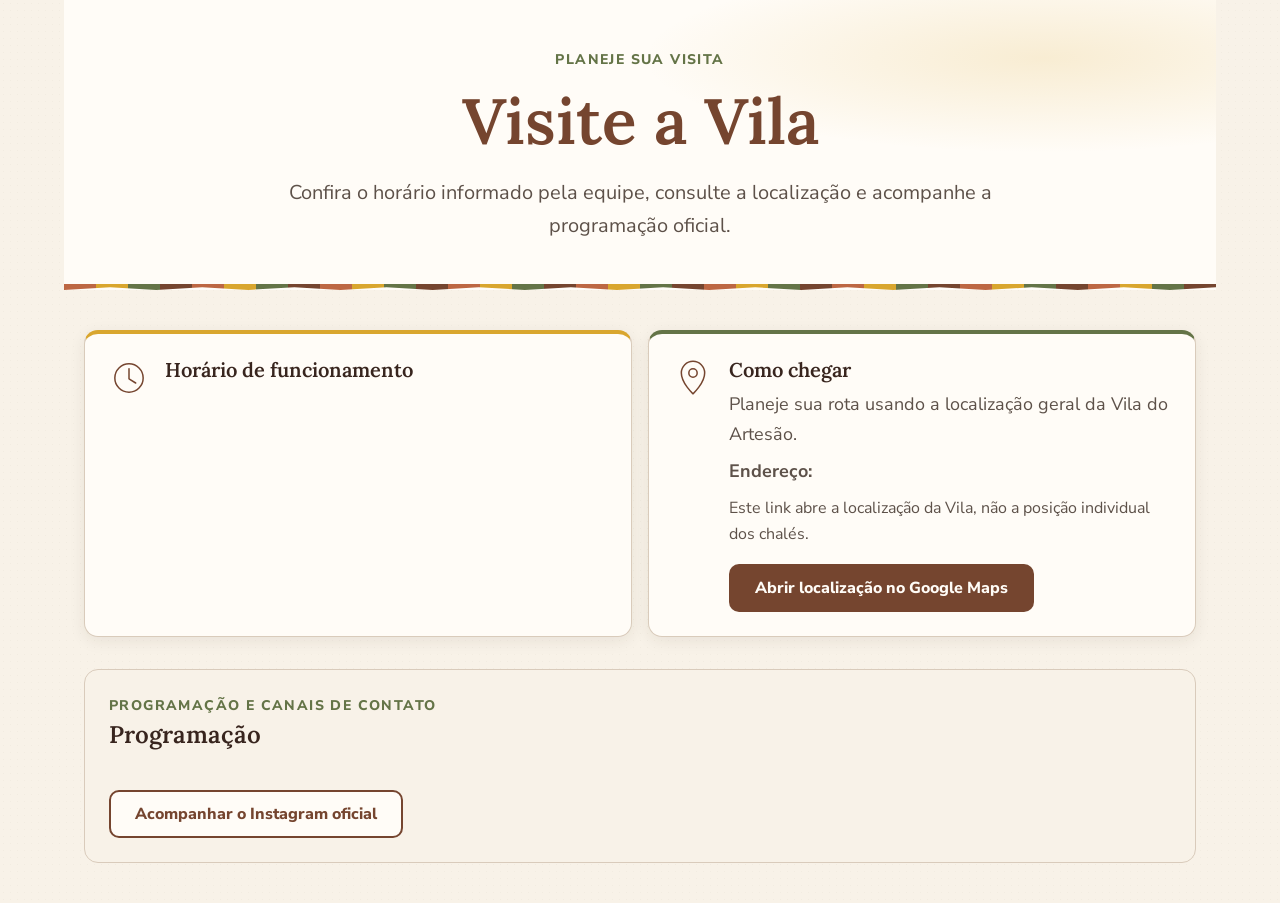
<file: vila_site/pages/contato.html>
<!doctype html>
<html lang="pt-BR">
  <head>
    <meta charset="utf-8">
    <meta name="viewport" content="width=device-width, initial-scale=1">
    <meta http-equiv="refresh" content="0; url=visite.html">
    <link rel="canonical" href="visite.html">
    <title>Visite a Vila | Vila do Artesão</title>
  </head>
  <body>
    <main>
      <p>Os canais de contato e as informações de visitação foram reunidos em uma única página.</p>
      <p><a href="visite.html">Acessar Visite a Vila</a></p>
    </main>
  </body>
</html>
</file>
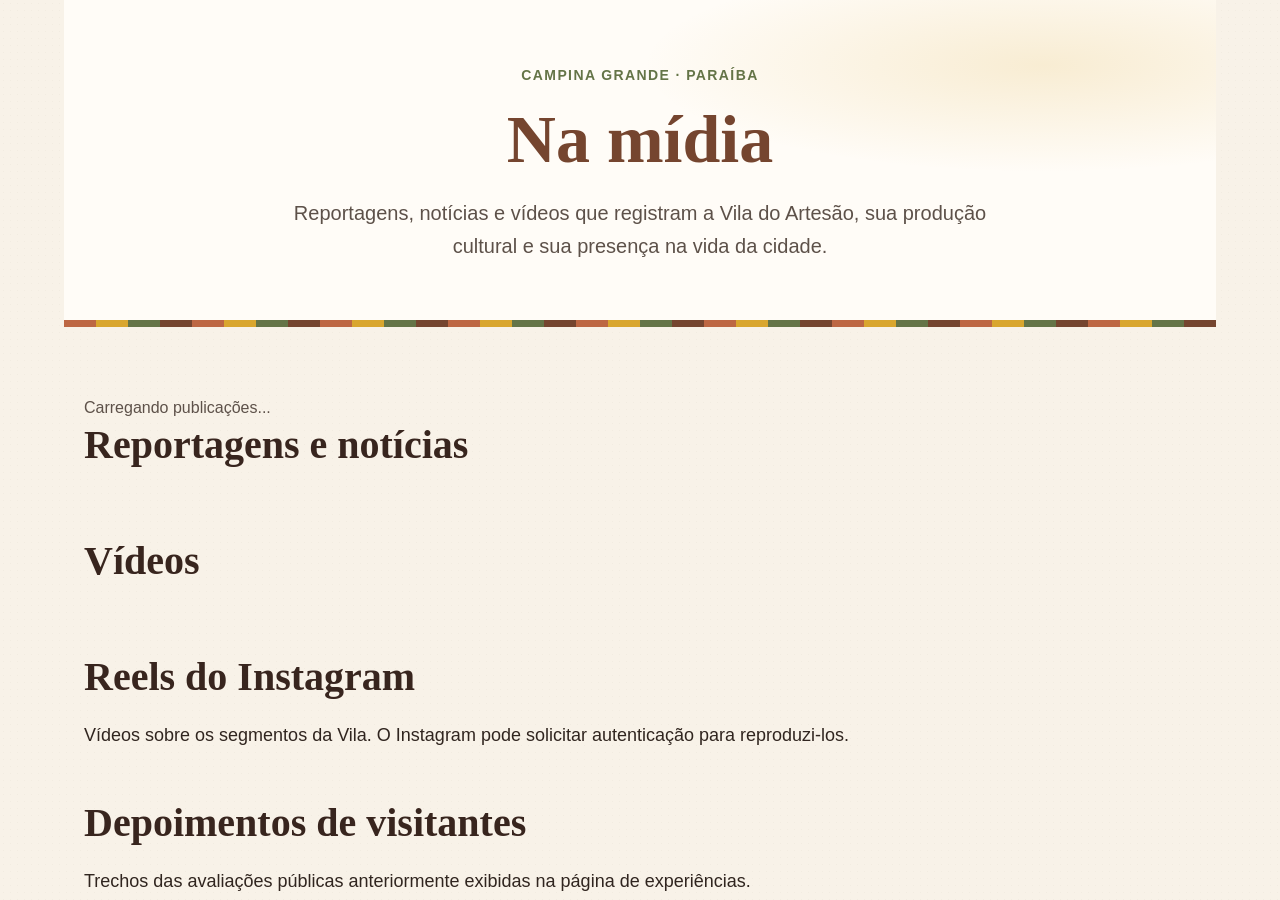
<file: vila_site/pages/experiencias.html>
<!doctype html>
<html lang="pt-BR">
  <head>
    <meta charset="utf-8">
    <meta name="viewport" content="width=device-width, initial-scale=1">
    <meta http-equiv="refresh" content="0; url=midia.html">
    <link rel="canonical" href="midia.html">
    <title>Conteúdo reunido em Na mídia | Vila do Artesão</title>
  </head>
  <body>
    <main>
      <h1>As publicações estão reunidas em Na mídia</h1>
      <p>As antigas páginas foram reunidas em uma única página de reportagens, notícias e vídeos sobre a Vila do Artesão.</p>
      <a href="midia.html">Acessar Na mídia</a>
    </main>
  </body>
</html>
</file>
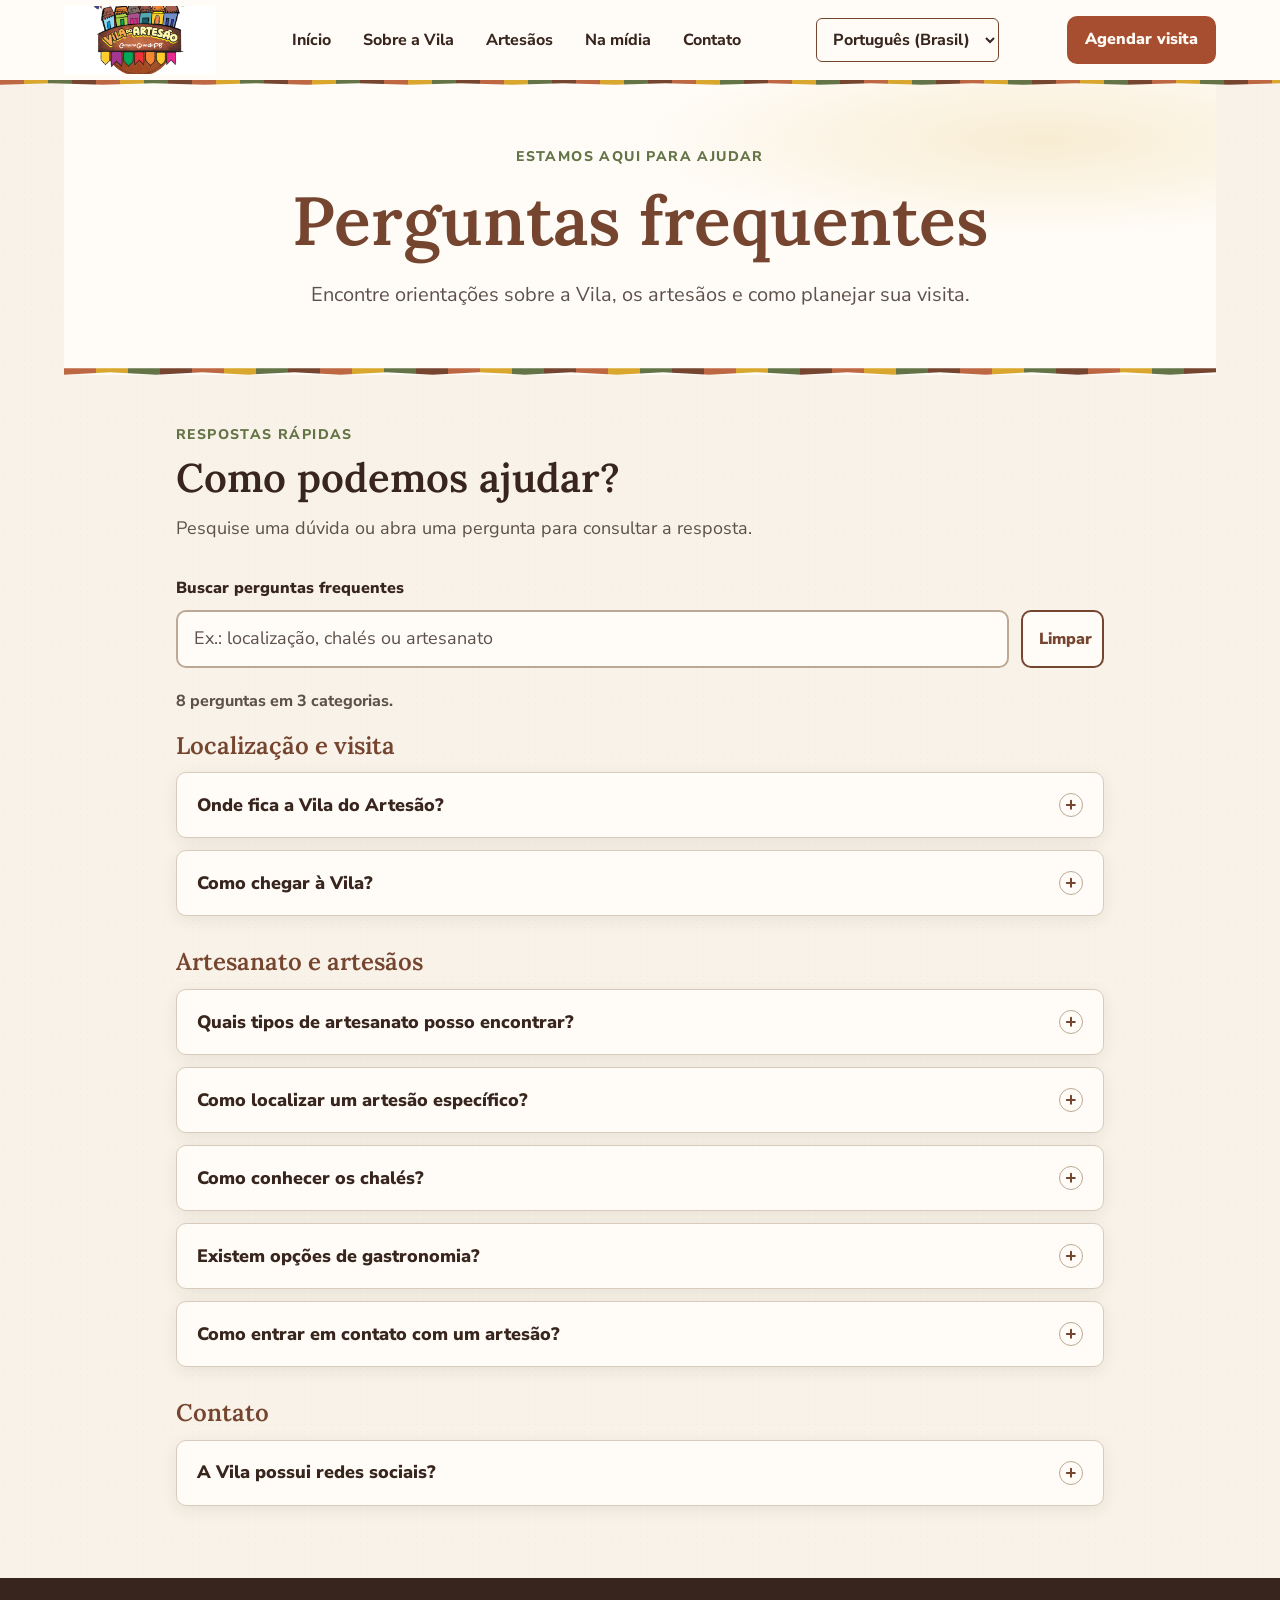
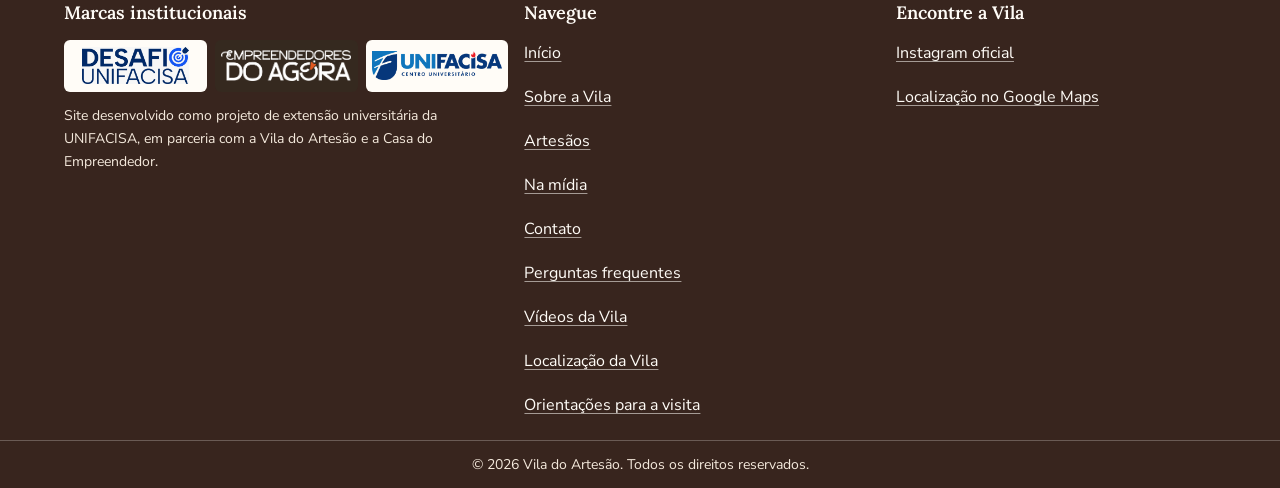
<file: vila_site/pages/faq.html>
<!doctype html>
<html lang="pt-BR">
  <head>
    <meta charset="utf-8">
    <meta name="viewport" content="width=device-width, initial-scale=1">
    <meta name="description" content="Tire dúvidas sobre a localização, o artesanato e como encontrar artesãos na Vila do Artesão.">
    <meta name="theme-color" content="#f8f2e8">
    <meta property="og:locale" content="pt_BR">
    <meta property="og:site_name" content="Vila do Artesão">
    <meta property="og:type" content="website">
    <meta property="og:title" content="Perguntas frequentes | Vila do Artesão">
    <meta property="og:description" content="Tire dúvidas sobre a localização, o artesanato e como encontrar artesãos na Vila do Artesão.">
    <meta name="twitter:card" content="summary">
    <link rel="icon" type="image/svg+xml" href="../favicon.svg">
    <title>Perguntas frequentes | Vila do Artesão</title>
    <link rel="preconnect" href="https://fonts.googleapis.com">
    <link rel="preconnect" href="https://fonts.gstatic.com" crossorigin>
    <link href="https://fonts.googleapis.com/css2?family=Lora:wght@500;600;700&family=Nunito+Sans:wght@400;600;700;800&display=swap" rel="stylesheet">
    <link rel="stylesheet" href="../css/reset.css">
    <link rel="stylesheet" href="../css/variables.css">
    <link rel="stylesheet" href="../css/global.css">
    <link rel="stylesheet" href="../css/components.css">
    <link rel="stylesheet" href="../css/responsive.css">
    <link rel="stylesheet" href="../css/pages/faq.css">
    <link rel="stylesheet" href="../css/animations.css">
    <link rel="stylesheet" href="../css/accessibility.css">
    <script type="module" src="../js/main.js"></script>
  </head>
  <body>
    <a class="skip-link" href="#conteudo">Pular para o conteúdo</a>
    <div id="site-header"></div>
    <main id="conteudo" class="page-content faq-page">
      <header class="faq-hero">
        <p class="eyebrow">Estamos aqui para ajudar</p>
        <h1>Perguntas frequentes</h1>
        <p>Encontre orientações sobre a Vila, os artesãos e como planejar sua visita.</p>
      </header>

      <section class="faq-section" aria-labelledby="faq-section-title">
        <div class="section-heading">
          <p class="section-heading__eyebrow">Respostas rápidas</p>
          <h2 class="section-heading__title" id="faq-section-title">Como podemos ajudar?</h2>
          <p class="section-heading__description">Pesquise uma dúvida ou abra uma pergunta para consultar a resposta.</p>
        </div>

        <div class="faq-search">
          <label class="faq-search__label" for="faq-search-input">Buscar perguntas frequentes</label>
          <div class="faq-search__control">
            <input class="form-field__control" id="faq-search-input" type="search" autocomplete="off" placeholder="Ex.: localização, chalés ou artesanato">
            <button class="faq-search__clear" id="faq-search-clear" type="button" aria-label="Limpar busca">Limpar</button>
          </div>
        </div>

        <p class="faq-results-status" id="faq-results-status" role="status" aria-live="polite">Carregando perguntas...</p>
        <div class="faq-categories" id="faq-categories"></div>
        <p class="faq-empty-state" id="faq-empty-state" hidden>Nenhuma pergunta encontrada. Tente buscar com outras palavras.</p>
        <p class="faq-error alert alert--error" id="faq-error" role="alert" hidden>Não foi possível carregar as perguntas agora. Tente novamente mais tarde.</p>
      </section>
    </main>
    <div id="site-footer"></div>
  </body>
</html>
</file>
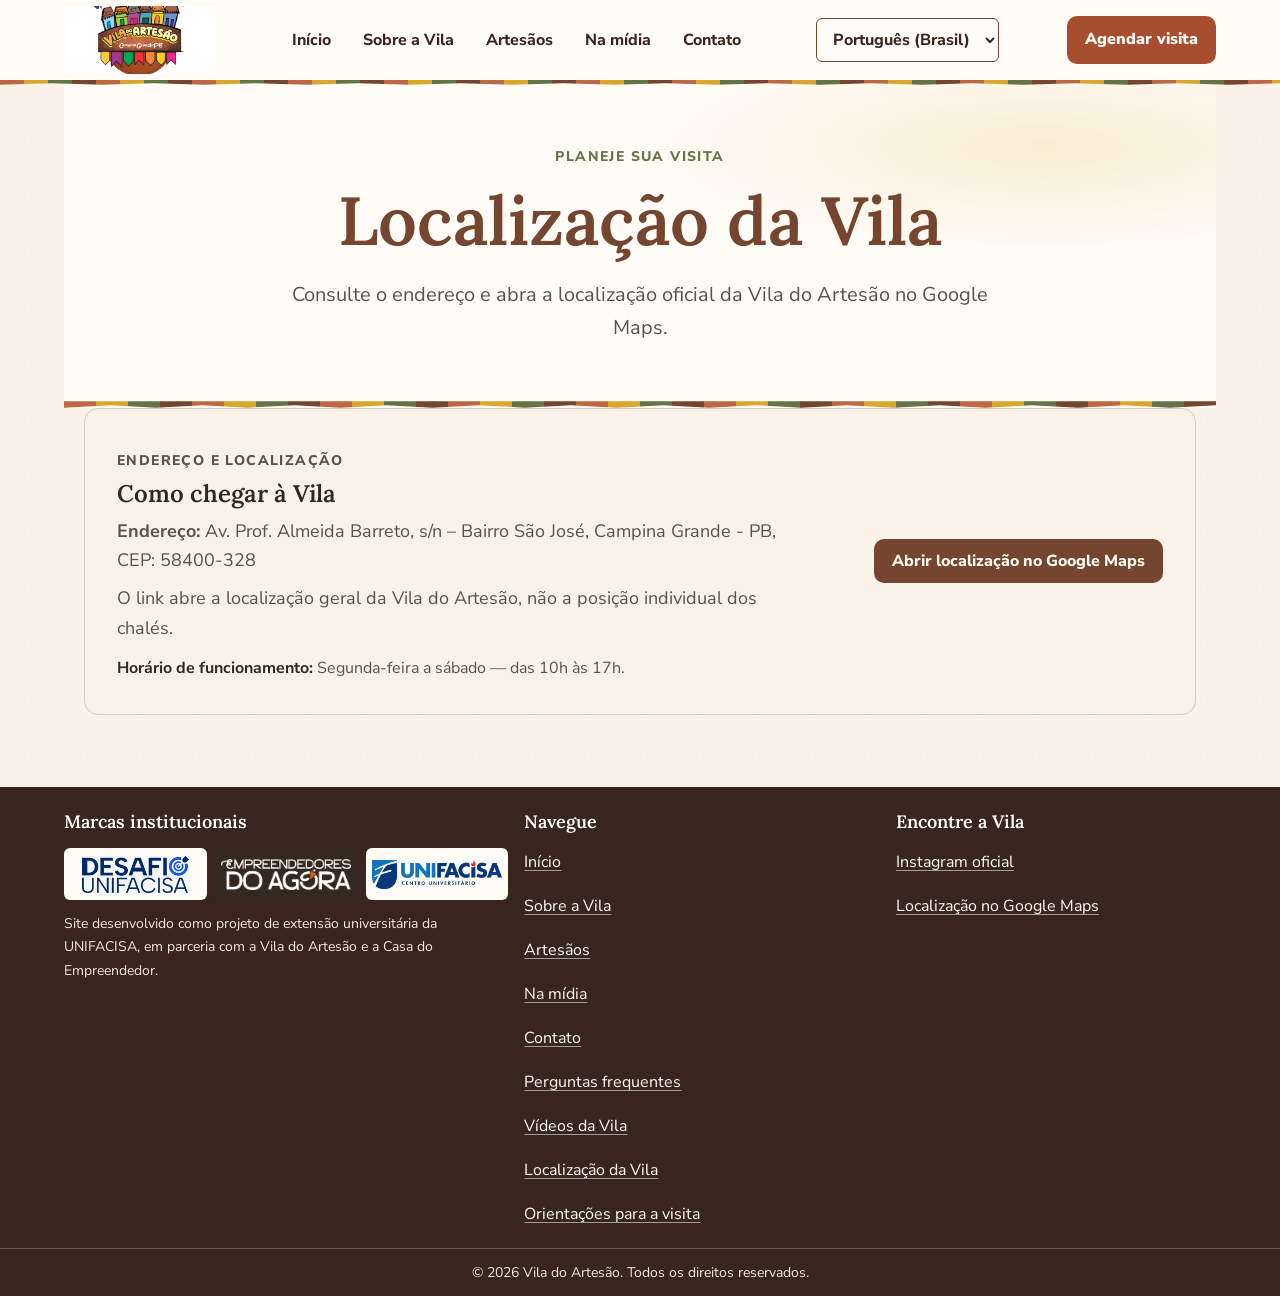
<file: vila_site/pages/mapa.html>
<!doctype html>
<html lang="pt-BR">
  <head>
    <meta charset="utf-8">
    <meta name="viewport" content="width=device-width, initial-scale=1">
    <meta name="description" content="Consulte o endereço e abra a localização oficial da Vila do Artesão no Google Maps.">
    <meta name="theme-color" content="#f8f2e8">
    <meta property="og:locale" content="pt_BR">
    <meta property="og:site_name" content="Vila do Artesão">
    <meta property="og:type" content="website">
    <meta property="og:title" content="Localização da Vila do Artesão">
    <meta property="og:description" content="Consulte o endereço e abra a localização oficial da Vila do Artesão no Google Maps.">
    <meta name="twitter:card" content="summary">
    <link rel="icon" type="image/svg+xml" href="../favicon.svg">
    <title>Localização da Vila do Artesão</title>
    <link rel="preconnect" href="https://fonts.googleapis.com">
    <link rel="preconnect" href="https://fonts.gstatic.com" crossorigin>
    <link href="https://fonts.googleapis.com/css2?family=Lora:wght@500;600;700&family=Nunito+Sans:wght@400;600;700;800&display=swap" rel="stylesheet">
    <link rel="stylesheet" href="../css/reset.css">
    <link rel="stylesheet" href="../css/variables.css">
    <link rel="stylesheet" href="../css/global.css">
    <link rel="stylesheet" href="../css/components.css">
    <link rel="stylesheet" href="../css/responsive.css">
    <link rel="stylesheet" href="../css/pages/map.css">
    <link rel="stylesheet" href="../css/animations.css">
    <link rel="stylesheet" href="../css/accessibility.css">
    <script type="module" src="../js/main.js"></script>
  </head>
  <body>
    <a class="skip-link" href="#conteudo">Pular para o conteúdo</a>
    <div id="site-header"></div>
    <main id="conteudo" class="page-content map-page">
      <header class="map-hero">
        <p class="eyebrow">Planeje sua visita</p>
        <h1>Localização da Vila</h1>
        <p>Consulte o endereço e abra a localização oficial da Vila do Artesão no Google Maps.</p>
      </header>

      <section class="map-directions" aria-labelledby="directions-title">
        <div class="map-directions__copy">
          <p class="section-heading__eyebrow">Endereço e localização</p>
          <h2 id="directions-title">Como chegar à Vila</h2>
          <p><strong>Endereço:</strong> <span data-site-address data-i18n-ignore></span></p>
          <p>O link abre a localização geral da Vila do Artesão, não a posição individual dos chalés.</p>
          <p class="map-directions__hours"><strong>Horário de funcionamento:</strong> <span data-site-hours data-i18n-ignore></span></p>
        </div>
        <div class="map-directions__actions">
          <a class="button button--primary" href="https://maps.app.goo.gl/HLXZMhie1bfWJQSa8" target="_blank" rel="noopener noreferrer">Abrir localização no Google Maps</a>
        </div>
      </section>
    </main>
    <div id="site-footer"></div>
  </body>
</html>
</file>
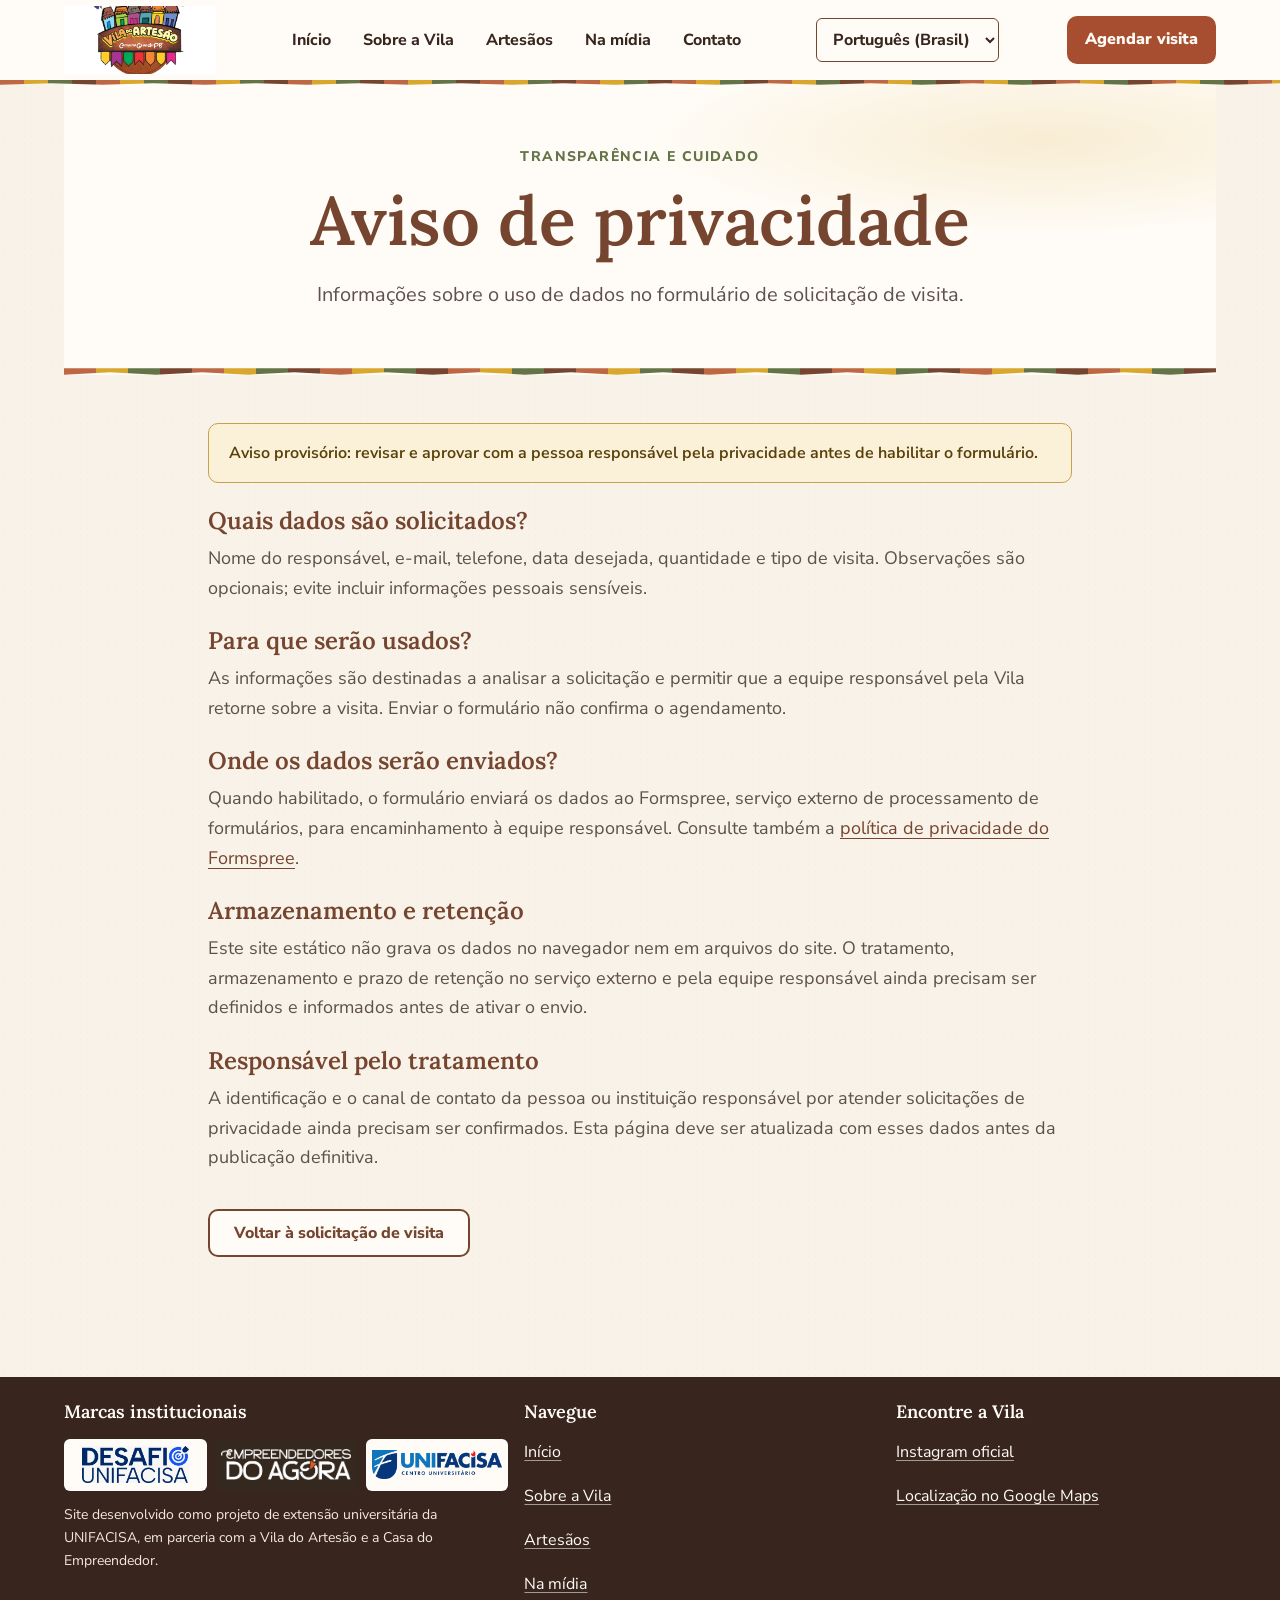
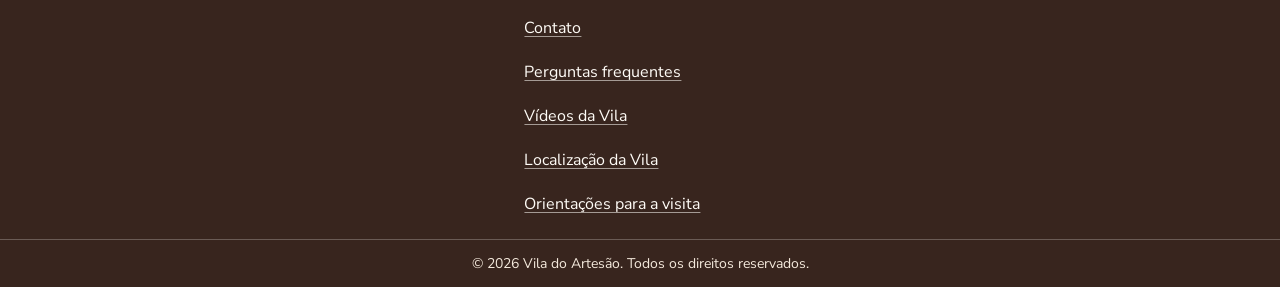
<file: vila_site/pages/privacidade.html>
<!doctype html>
<html lang="pt-BR">
  <head>
    <meta charset="utf-8">
    <meta name="viewport" content="width=device-width, initial-scale=1">
    <meta name="description" content="Aviso provisório de privacidade para solicitações de visita à Vila do Artesão.">
    <meta name="theme-color" content="#f8f2e8">
    <meta property="og:locale" content="pt_BR">
    <meta property="og:site_name" content="Vila do Artesão">
    <meta property="og:type" content="website">
    <meta property="og:title" content="Aviso de privacidade | Vila do Artesão">
    <meta property="og:description" content="Aviso provisório de privacidade para solicitações de visita à Vila do Artesão.">
    <meta name="twitter:card" content="summary">
    <link rel="icon" type="image/svg+xml" href="../favicon.svg">
    <title>Aviso de privacidade | Vila do Artesão</title>
    <link rel="preconnect" href="https://fonts.googleapis.com">
    <link rel="preconnect" href="https://fonts.gstatic.com" crossorigin>
    <link href="https://fonts.googleapis.com/css2?family=Lora:wght@500;600;700&family=Nunito+Sans:wght@400;600;700;800&display=swap" rel="stylesheet">
    <link rel="stylesheet" href="../css/reset.css">
    <link rel="stylesheet" href="../css/variables.css">
    <link rel="stylesheet" href="../css/global.css">
    <link rel="stylesheet" href="../css/components.css">
    <link rel="stylesheet" href="../css/responsive.css">
    <link rel="stylesheet" href="../css/pages/booking.css">
    <link rel="stylesheet" href="../css/animations.css">
    <link rel="stylesheet" href="../css/accessibility.css">
    <script type="module" src="../js/main.js"></script>
  </head>
  <body>
    <a class="skip-link" href="#conteudo">Pular para o conteúdo</a>
    <div id="site-header"></div>
    <main id="conteudo" class="page-content privacy-page">
      <header class="booking-hero">
        <p class="eyebrow">Transparência e cuidado</p>
        <h1>Aviso de privacidade</h1>
        <p>Informações sobre o uso de dados no formulário de solicitação de visita.</p>
      </header>
      <article class="privacy-content">
        <p class="alert alert--warning" role="status">Aviso provisório: revisar e aprovar com a pessoa responsável pela privacidade antes de habilitar o formulário.</p>
        <h2>Quais dados são solicitados?</h2>
        <p>Nome do responsável, e-mail, telefone, data desejada, quantidade e tipo de visita. Observações são opcionais; evite incluir informações pessoais sensíveis.</p>
        <h2>Para que serão usados?</h2>
        <p>As informações são destinadas a analisar a solicitação e permitir que a equipe responsável pela Vila retorne sobre a visita. Enviar o formulário não confirma o agendamento.</p>
        <h2>Onde os dados serão enviados?</h2>
        <p>Quando habilitado, o formulário enviará os dados ao Formspree, serviço externo de processamento de formulários, para encaminhamento à equipe responsável. Consulte também a <a href="https://formspree.io/legal/privacy-policy/" target="_blank" rel="noopener noreferrer">política de privacidade do Formspree</a>.</p>
        <h2>Armazenamento e retenção</h2>
        <p>Este site estático não grava os dados no navegador nem em arquivos do site. O tratamento, armazenamento e prazo de retenção no serviço externo e pela equipe responsável ainda precisam ser definidos e informados antes de ativar o envio.</p>
        <h2>Responsável pelo tratamento</h2>
        <p>A identificação e o canal de contato da pessoa ou instituição responsável por atender solicitações de privacidade ainda precisam ser confirmados. Esta página deve ser atualizada com esses dados antes da publicação definitiva.</p>
        <p><a class="button button--secondary" href="agendamento.html">Voltar à solicitação de visita</a></p>
      </article>
    </main>
    <div id="site-footer"></div>
  </body>
</html>
</file>
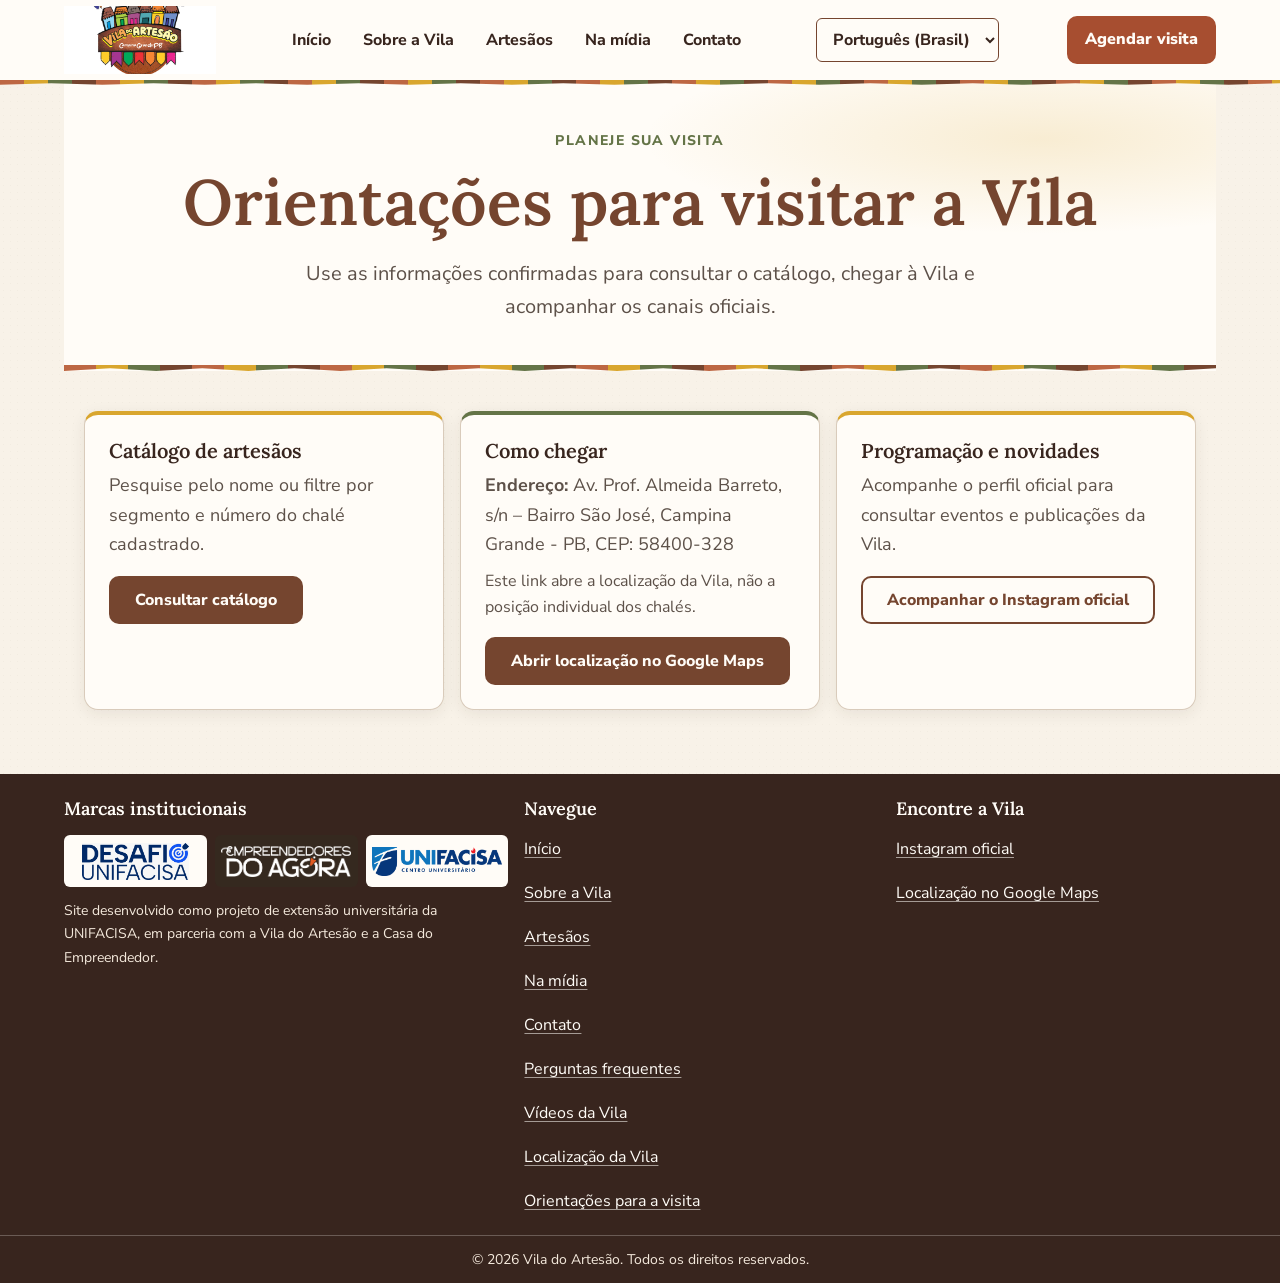
<file: vila_site/pages/roteiros.html>
<!doctype html>
<html lang="pt-BR">
  <head>
    <meta charset="utf-8">
    <meta name="viewport" content="width=device-width, initial-scale=1">
    <meta name="description" content="Orientações para consultar o catálogo, chegar à Vila e acompanhar o Instagram oficial.">
    <meta name="theme-color" content="#f8f2e8">
    <meta property="og:locale" content="pt_BR">
    <meta property="og:site_name" content="Vila do Artesão">
    <meta property="og:type" content="website">
    <meta property="og:title" content="Orientações para sua visita | Vila do Artesão">
    <meta property="og:description" content="Orientações para consultar o catálogo, chegar à Vila e acompanhar o Instagram oficial.">
    <meta name="twitter:card" content="summary">
    <link rel="icon" type="image/svg+xml" href="../favicon.svg">
    <title>Orientações para sua visita | Vila do Artesão</title>
    <link rel="preconnect" href="https://fonts.googleapis.com">
    <link rel="preconnect" href="https://fonts.gstatic.com" crossorigin>
    <link href="https://fonts.googleapis.com/css2?family=Lora:wght@500;600;700&family=Nunito+Sans:wght@400;600;700;800&display=swap" rel="stylesheet">
    <link rel="stylesheet" href="../css/reset.css">
    <link rel="stylesheet" href="../css/variables.css">
    <link rel="stylesheet" href="../css/global.css">
    <link rel="stylesheet" href="../css/components.css">
    <link rel="stylesheet" href="../css/responsive.css">
    <link rel="stylesheet" href="../css/pages/visite.css">
    <link rel="stylesheet" href="../css/animations.css">
    <link rel="stylesheet" href="../css/accessibility.css">
    <script type="module" src="../js/main.js"></script>
  </head>
  <body>
    <a class="skip-link" href="#conteudo">Pular para o conteúdo</a>
    <div id="site-header"></div>
    <main id="conteudo" class="page-content visit-page">
      <header class="visit-hero">
        <p class="eyebrow">Planeje sua visita</p>
        <h1>Orientações para visitar a Vila</h1>
        <p>Use as informações confirmadas para consultar o catálogo, chegar à Vila e acompanhar os canais oficiais.</p>
      </header>

      <div class="visit-content">
        <section class="visit-highlights visit-guidance-grid" aria-label="Orientações para planejar a visita">
          <article class="visit-card">
            <div class="visit-card__body">
              <h2>Catálogo de artesãos</h2>
              <p>Pesquise pelo nome ou filtre por segmento e número do chalé cadastrado.</p>
              <a class="button button--primary" href="artesaos.html">Consultar catálogo</a>
            </div>
          </article>
          <article class="visit-card visit-card--location">
            <div class="visit-card__body">
              <h2>Como chegar</h2>
              <p><strong>Endereço:</strong> <span data-site-address data-i18n-ignore></span></p>
              <p class="visit-note">Este link abre a localização da Vila, não a posição individual dos chalés.</p>
              <a class="button button--primary" href="https://maps.app.goo.gl/HLXZMhie1bfWJQSa8" target="_blank" rel="noopener noreferrer">Abrir localização no Google Maps</a>
            </div>
          </article>
          <article class="visit-card">
            <div class="visit-card__body">
              <h2>Programação e novidades</h2>
              <p>Acompanhe o perfil oficial para consultar eventos e publicações da Vila.</p>
              <a class="button button--secondary" href="https://www.instagram.com/viladoartesaocg/" target="_blank" rel="noopener noreferrer">Acompanhar o Instagram oficial</a>
            </div>
          </article>
        </section>
      </div>
    </main>
    <div id="site-footer"></div>
  </body>
</html>
</file>
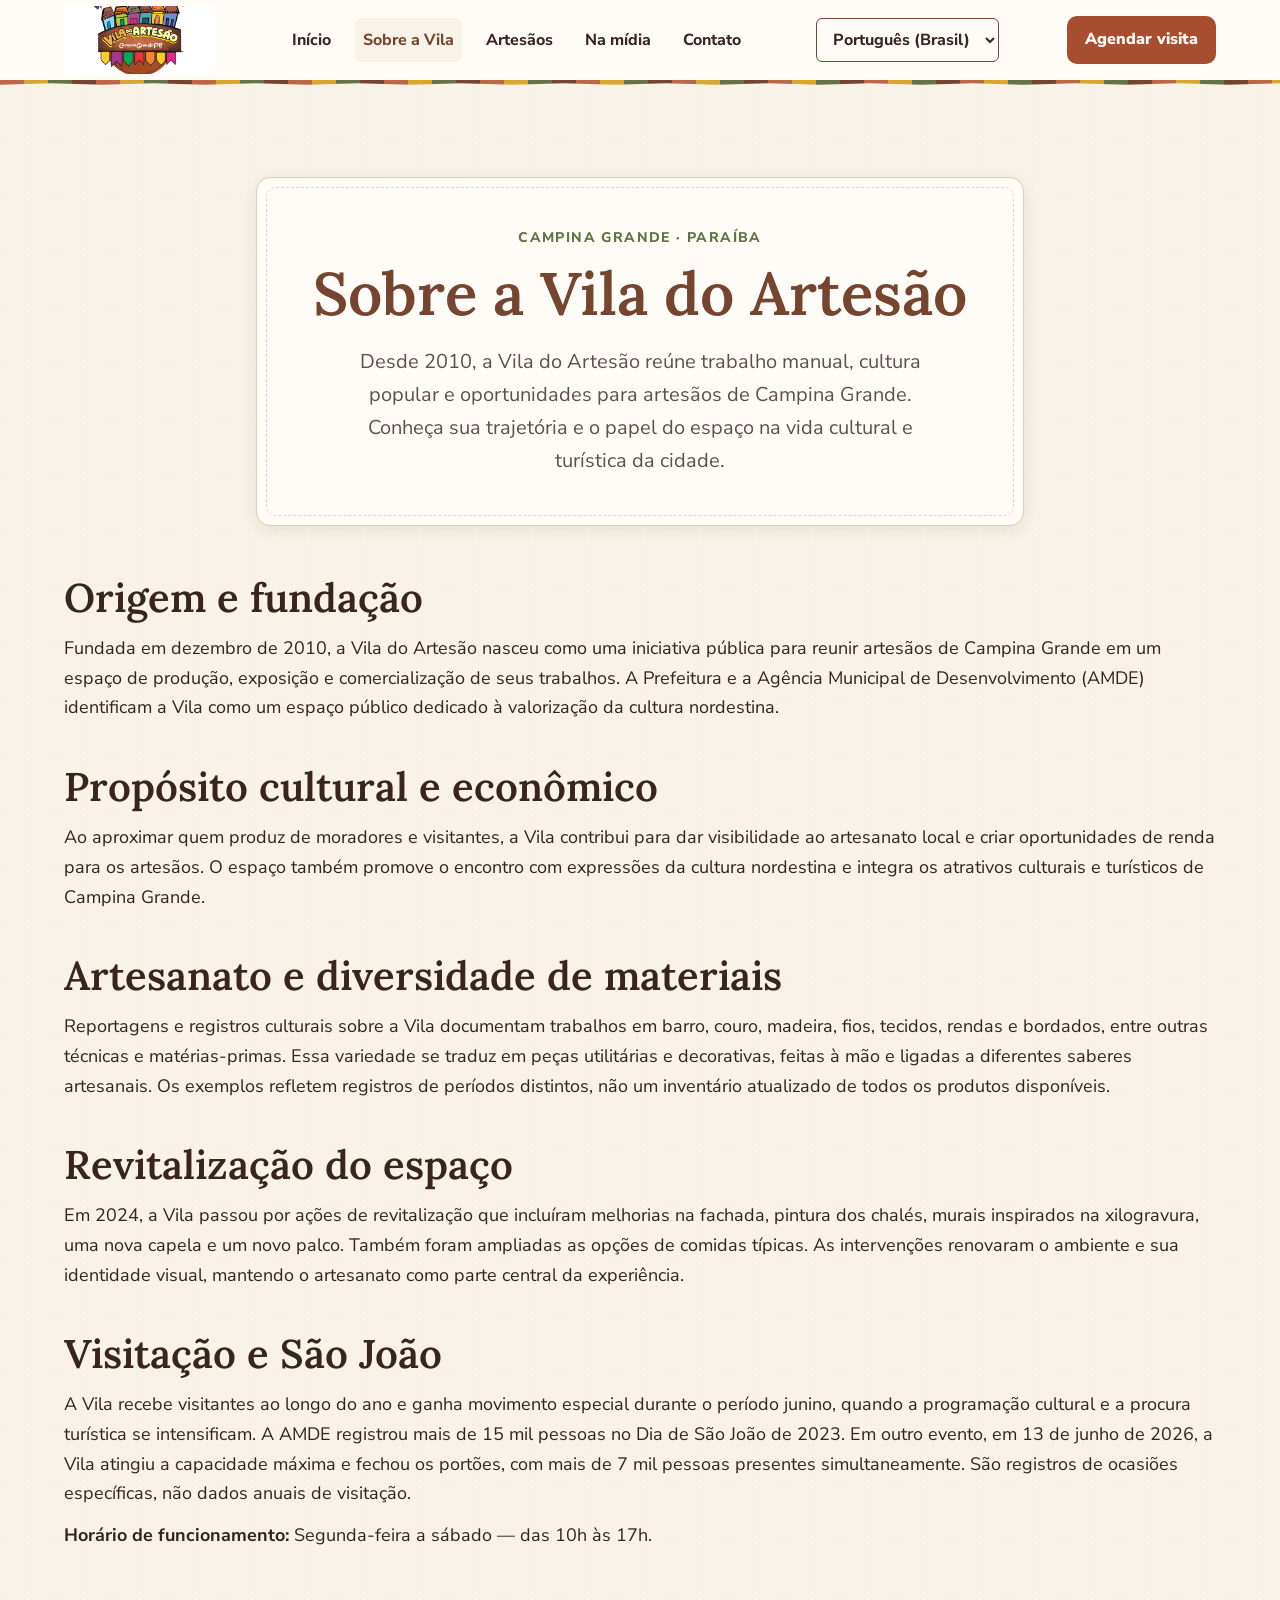
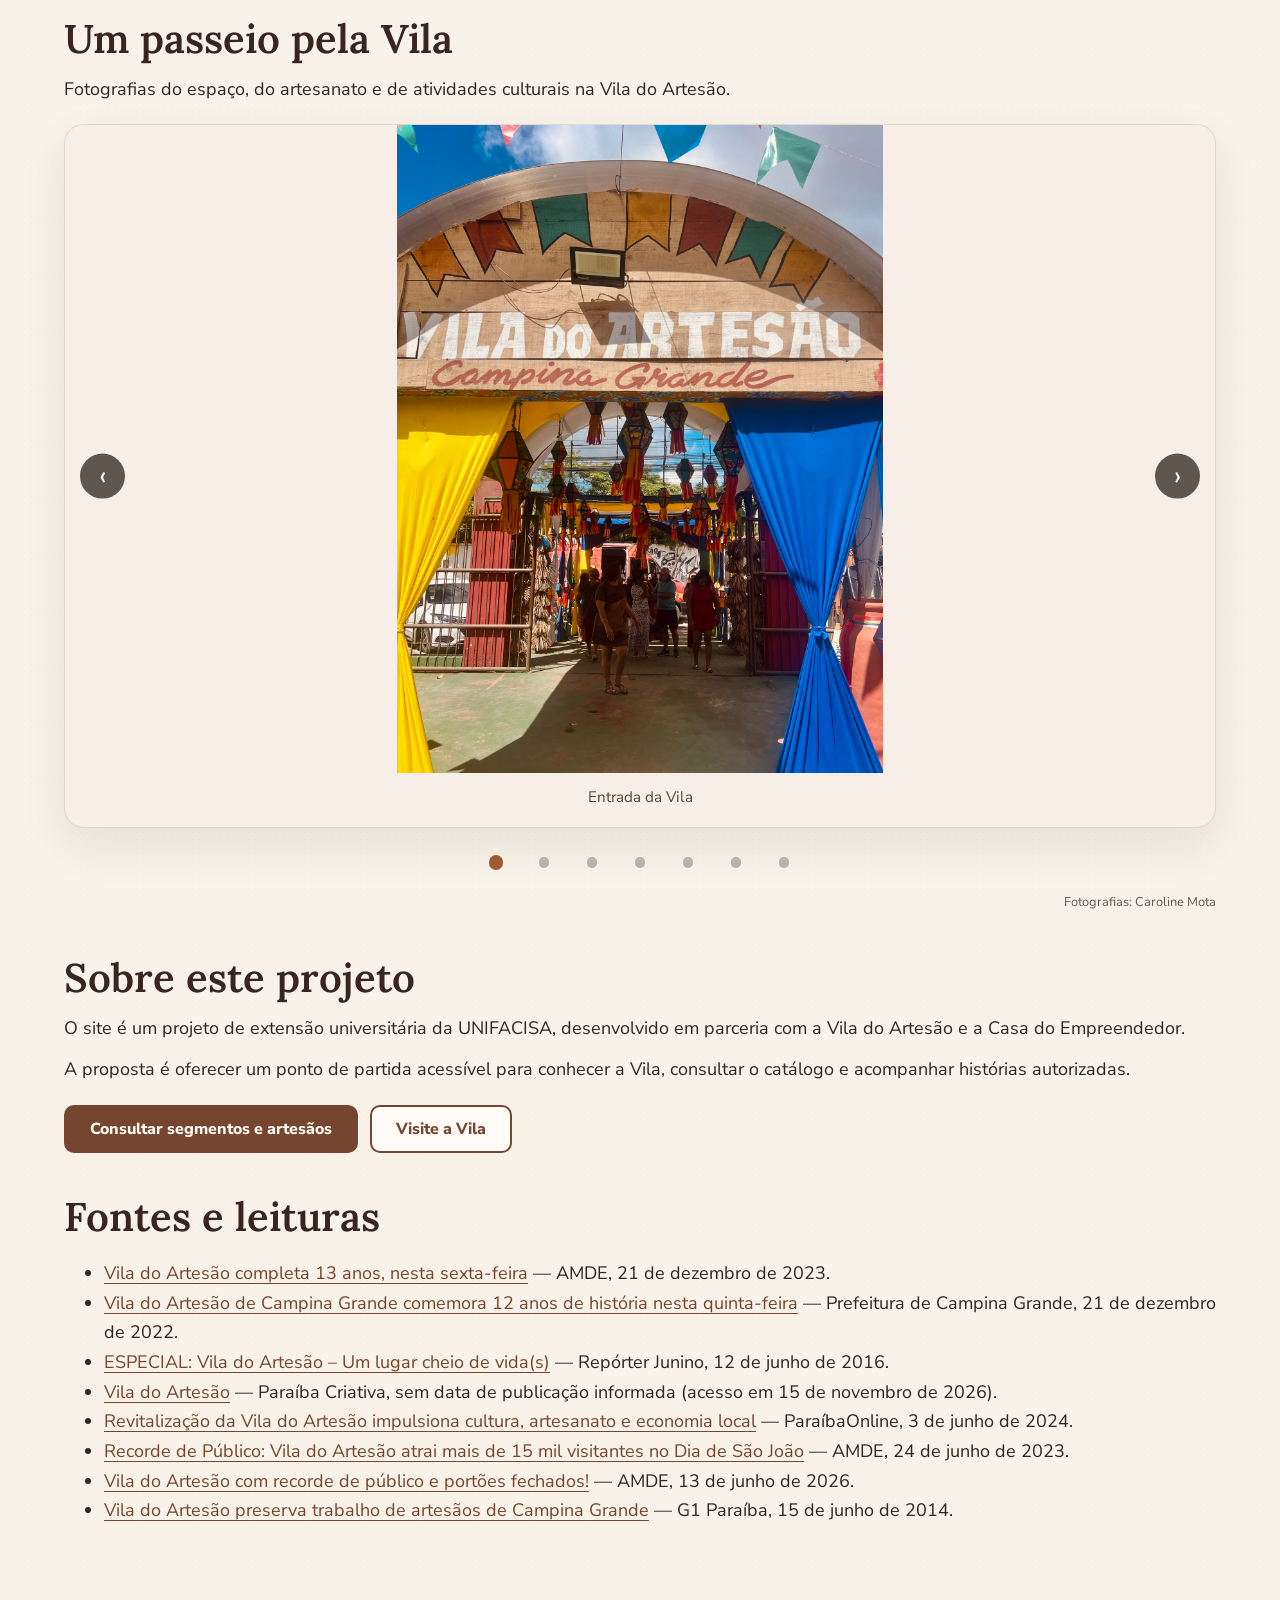
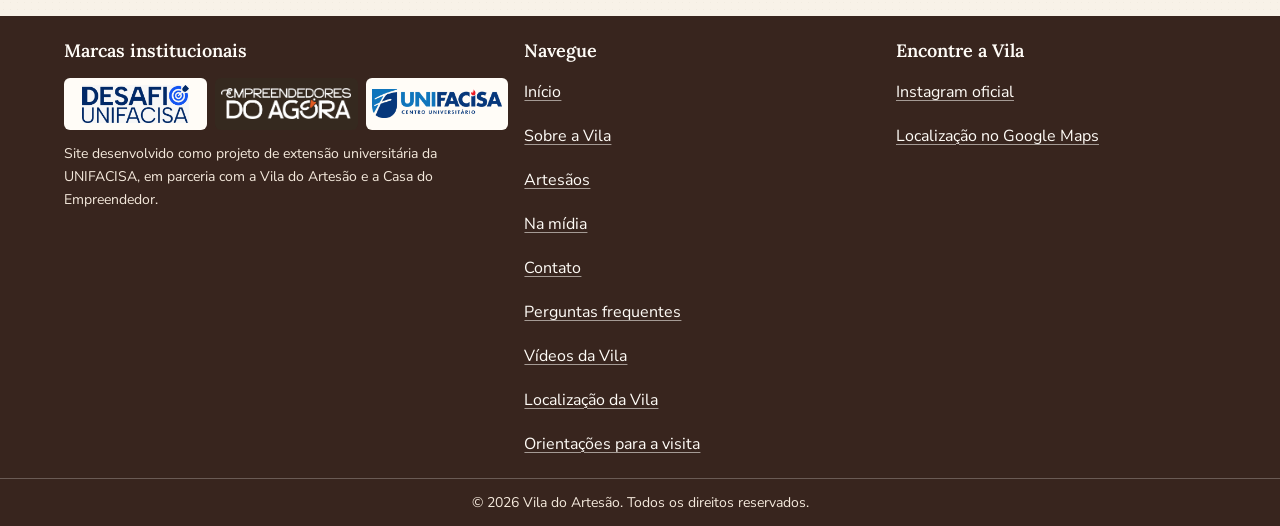
<file: vila_site/pages/sobre.html>
<!doctype html>
<html lang="pt-BR">
  <head>
    <meta charset="utf-8">
    <meta name="viewport" content="width=device-width, initial-scale=1">
    <meta name="description" content="Conheça a história da Vila do Artesão de Campina Grande, sua contribuição cultural e econômica, a diversidade artesanal e as melhorias de 2024.">
    <meta name="theme-color" content="#f8f2e8">
    <meta property="og:locale" content="pt_BR">
    <meta property="og:site_name" content="Vila do Artesão">
    <meta property="og:type" content="website">
    <meta property="og:title" content="Sobre a Vila do Artesão | Campina Grande">
    <meta property="og:description" content="Conheça a história da Vila do Artesão de Campina Grande, sua contribuição cultural e econômica, a diversidade artesanal e as melhorias de 2024.">
    <meta name="twitter:card" content="summary">
    <link rel="icon" type="image/svg+xml" href="../favicon.svg">
    <title>Sobre a Vila do Artesão | Campina Grande</title>
    <link rel="preconnect" href="https://fonts.googleapis.com">
    <link rel="preconnect" href="https://fonts.gstatic.com" crossorigin>
    <link href="https://fonts.googleapis.com/css2?family=Lora:wght@500;600;700&family=Nunito+Sans:wght@400;600;700;800&display=swap" rel="stylesheet">
    <link rel="stylesheet" href="../css/reset.css">
    <link rel="stylesheet" href="../css/variables.css">
    <link rel="stylesheet" href="../css/global.css">
    <link rel="stylesheet" href="../css/components.css">
    <link rel="stylesheet" href="../css/responsive.css">
    <link rel="stylesheet" href="../css/animations.css">
    <link rel="stylesheet" href="../css/accessibility.css">
    <link rel="stylesheet" href="../css/carousel.css">
    <script type="module" src="../js/main.js"></script>
  </head>
  <body>
    <a class="skip-link" href="#conteudo">Pular para o conteúdo</a>
    <div id="site-header"></div>
    <main id="conteudo" class="page-content about-page">
      <header class="intro">
        <p class="eyebrow">Campina Grande · Paraíba</p>
        <h1>Sobre a Vila do Artesão</h1>
        <p>Desde 2010, a Vila do Artesão reúne trabalho manual, cultura popular e oportunidades para artesãos de Campina Grande. Conheça sua trajetória e o papel do espaço na vida cultural e turística da cidade.</p>
      </header>

      <section aria-labelledby="about-origin-title">
        <h2 id="about-origin-title">Origem e fundação</h2>
        <p>Fundada em dezembro de 2010, a Vila do Artesão nasceu como uma iniciativa pública para reunir artesãos de Campina Grande em um espaço de produção, exposição e comercialização de seus trabalhos. A Prefeitura e a Agência Municipal de Desenvolvimento (AMDE) identificam a Vila como um espaço público dedicado à valorização da cultura nordestina.</p>
      </section>

      <section aria-labelledby="about-purpose-title">
        <h2 id="about-purpose-title">Propósito cultural e econômico</h2>
        <p>Ao aproximar quem produz de moradores e visitantes, a Vila contribui para dar visibilidade ao artesanato local e criar oportunidades de renda para os artesãos. O espaço também promove o encontro com expressões da cultura nordestina e integra os atrativos culturais e turísticos de Campina Grande.</p>
      </section>

      <section aria-labelledby="about-craft-title">
        <h2 id="about-craft-title">Artesanato e diversidade de materiais</h2>
        <p>Reportagens e registros culturais sobre a Vila documentam trabalhos em barro, couro, madeira, fios, tecidos, rendas e bordados, entre outras técnicas e matérias-primas. Essa variedade se traduz em peças utilitárias e decorativas, feitas à mão e ligadas a diferentes saberes artesanais. Os exemplos refletem registros de períodos distintos, não um inventário atualizado de todos os produtos disponíveis.</p>
      </section>

      <section aria-labelledby="about-renovation-title">
        <h2 id="about-renovation-title">Revitalização do espaço</h2>
        <p>Em 2024, a Vila passou por ações de revitalização que incluíram melhorias na fachada, pintura dos chalés, murais inspirados na xilogravura, uma nova capela e um novo palco. Também foram ampliadas as opções de comidas típicas. As intervenções renovaram o ambiente e sua identidade visual, mantendo o artesanato como parte central da experiência.</p>
      </section>

      <section aria-labelledby="about-visitation-title">
        <h2 id="about-visitation-title">Visitação e São João</h2>
        <p>A Vila recebe visitantes ao longo do ano e ganha movimento especial durante o período junino, quando a programação cultural e a procura turística se intensificam. A AMDE registrou mais de 15 mil pessoas no Dia de São João de 2023. Em outro evento, em 13 de junho de 2026, a Vila atingiu a capacidade máxima e fechou os portões, com mais de 7 mil pessoas presentes simultaneamente. São registros de ocasiões específicas, não dados anuais de visitação.</p>
        <p><strong>Horário de funcionamento:</strong> <span data-site-hours data-i18n-ignore></span></p>
      </section>

      <section class="about-gallery" aria-labelledby="about-gallery-title">
        <div class="about-gallery__head">
          <h2 id="about-gallery-title">Um passeio pela Vila</h2>
          <p>Fotografias do espaço, do artesanato e de atividades culturais na Vila do Artesão.</p>
        </div>

        <div class="about-gallery__carousel" data-gallery-carousel role="region" aria-label="Galeria de fotografias da Vila do Artesão" tabindex="0">
          <button class="about-gallery__nav about-gallery__nav--prev" type="button" aria-label="Fotografia anterior" aria-controls="about-gallery-track">&#8249;</button>
          <div class="about-gallery__track" id="about-gallery-track" aria-live="polite" aria-atomic="true">
            <figure class="about-gallery__slide is-active">
              <img src="../assets/imagens_viladoartesao/entrada.jpeg" alt="Entrada da Vila do Artesão decorada com bandeirolas coloridas." width="3024" height="4032" loading="lazy" decoding="async">
              <figcaption>Entrada da Vila</figcaption>
            </figure>
            <figure class="about-gallery__slide" hidden>
              <img src="../assets/imagens_viladoartesao/folgueira.jpeg" alt="Lanternas coloridas e bandeirolas suspensas no interior da Vila do Artesão." width="4032" height="2781" loading="lazy" decoding="async">
              <figcaption>Período Junino</figcaption>
            </figure>
            <figure class="about-gallery__slide" hidden>
              <img src="../assets/imagens_viladoartesao/artesaos.PNG" alt="Peças de crochê expostas em primeiro plano em uma banca da Vila do Artesão." width="1170" height="1600" loading="lazy" decoding="async">
              <figcaption>Peças de crochê</figcaption>
            </figure>
            <figure class="about-gallery__slide" hidden>
              <img src="../assets/imagens_viladoartesao/igreja2.jpeg" alt="Capela azul da Vila diante de cadeiras dispostas para uma atividade." width="3024" height="4032" loading="lazy" decoding="async">
              <figcaption>Capela e espaço de convivência</figcaption>
            </figure>
            <figure class="about-gallery__slide" hidden>
              <img src="../assets/imagens_viladoartesao/festas.jpeg" alt="Apresentação musical diante do público na Vila do Artesão." width="1224" height="1600" loading="lazy" decoding="async">
              <figcaption>Apresentação musical</figcaption>
            </figure>
            <figure class="about-gallery__slide" hidden>
              <img src="../assets/imagens_viladoartesao/festas1.jpeg" alt="Público reunido em um corredor decorado com bandeirolas na Vila do Artesão." width="1086" height="1448" loading="lazy" decoding="async">
              <figcaption>Público na Vila</figcaption>
            </figure>
            <figure class="about-gallery__slide" hidden>
              <img src="../assets/imagens_viladoartesao/igreja.jpeg" alt="Capela azul da Vila iluminada à noite, com presépio ao lado." width="3024" height="4032" loading="lazy" decoding="async">
              <figcaption>Capela iluminada</figcaption>
            </figure>
          </div>
          <button class="about-gallery__nav about-gallery__nav--next" type="button" aria-label="Próxima fotografia" aria-controls="about-gallery-track">&#8250;</button>
        </div>

        <div class="about-gallery__dots" role="group" aria-label="Navegação por fotografias">
          <button class="about-gallery__dot" type="button" aria-label="Mostrar foto: Entrada da Vila" aria-current="true" aria-controls="about-gallery-track"></button>
          <button class="about-gallery__dot" type="button" aria-label="Mostrar foto: Período Junino" aria-controls="about-gallery-track"></button>
          <button class="about-gallery__dot" type="button" aria-label="Mostrar foto: Peças de crochê" aria-controls="about-gallery-track"></button>
          <button class="about-gallery__dot" type="button" aria-label="Mostrar foto: Capela e espaço de convivência" aria-controls="about-gallery-track"></button>
          <button class="about-gallery__dot" type="button" aria-label="Mostrar foto: Apresentação musical" aria-controls="about-gallery-track"></button>
          <button class="about-gallery__dot" type="button" aria-label="Mostrar foto: Público na Vila" aria-controls="about-gallery-track"></button>
          <button class="about-gallery__dot" type="button" aria-label="Mostrar foto: Capela iluminada" aria-controls="about-gallery-track"></button>
        </div>
        <p class="about-gallery__credit">Fotografias: Caroline Mota</p>
      </section>

      <section aria-labelledby="about-project-title">
        <h2 id="about-project-title">Sobre este projeto</h2>
        <p>O site é um projeto de extensão universitária da UNIFACISA, desenvolvido em parceria com a Vila do Artesão e a Casa do Empreendedor.</p>
        <p>A proposta é oferecer um ponto de partida acessível para conhecer a Vila, consultar o catálogo e acompanhar histórias autorizadas.</p>
        <div class="about-page__actions">
          <a class="button button--primary" href="artesaos.html">Consultar segmentos e artesãos</a>
          <a class="button button--secondary" href="visite.html">Visite a Vila</a>
        </div>
      </section>

      <section aria-labelledby="about-sources-title">
        <h2 id="about-sources-title">Fontes e leituras</h2>
        <ul>
          <li><a href="https://amde.campinagrande.pb.gov.br/public/noticia/vila-do-artesao-completa-13-anos-nesta-sexta-feira" target="_blank" rel="noopener noreferrer" data-i18n-ignore>Vila do Artesão completa 13 anos, nesta sexta-feira</a> — AMDE, 21 de dezembro de 2023.</li>
          <li><a href="https://campinagrande.pb.gov.br/vila-do-artesao-de-campina-grande-comemora-12-anos-de-historia-nesta-quinta/" target="_blank" rel="noopener noreferrer" data-i18n-ignore>Vila do Artesão de Campina Grande comemora 12 anos de história nesta quinta-feira</a> — Prefeitura de Campina Grande, 21 de dezembro de 2022.</li>
          <li><a href="https://reporterjunino.com.br/2016/06/12/especial-vila-do-artesao-um-lugar-cheio-de-vidas/" target="_blank" rel="noopener noreferrer" data-i18n-ignore>ESPECIAL: Vila do Artesão – Um lugar cheio de vida(s)</a> — Repórter Junino, 12 de junho de 2016.</li>
          <li><a href="https://paraibacriativa.com.br/artista/vila-do-artesao/" target="_blank" rel="noopener noreferrer" data-i18n-ignore>Vila do Artesão</a> — Paraíba Criativa, sem data de publicação informada (acesso em 15 de novembro de 2026).</li>
          <li><a href="https://paraibaonline.com.br/paraiba/2024/06/03/revitalizacao-da-vila-do-artesao-impulsiona-cultura-artesanato-e-economia-local/" target="_blank" rel="noopener noreferrer" data-i18n-ignore>Revitalização da Vila do Artesão impulsiona cultura, artesanato e economia local</a> — ParaíbaOnline, 3 de junho de 2024.</li>
          <li><a href="https://amde.campinagrande.pb.gov.br/public/noticia/recorde-de-publico-vila-do-artesao-atrai-mais-de-15-mil-visitantes-no-dia-de-sao-joao" target="_blank" rel="noopener noreferrer" data-i18n-ignore>Recorde de Público: Vila do Artesão atrai mais de 15 mil visitantes no Dia de São João</a> — AMDE, 24 de junho de 2023.</li>
          <li><a href="https://amde.campinagrande.pb.gov.br/public/noticia/vila-do-artesao-com-recorde-de-publico-e-portoes-fechados" target="_blank" rel="noopener noreferrer" data-i18n-ignore>Vila do Artesão com recorde de público e portões fechados!</a> — AMDE, 13 de junho de 2026.</li>
          <li><a href="https://g1.globo.com/pb/paraiba/sao-joao/2014/noticia/2014/06/vila-do-artesao-preserva-trabalho-de-artesaos-de-campina-grande.html" target="_blank" rel="noopener noreferrer" data-i18n-ignore>Vila do Artesão preserva trabalho de artesãos de Campina Grande</a> — G1 Paraíba, 15 de junho de 2014.</li>
        </ul>
      </section>
    </main>
    <div id="site-footer"></div>

  </body>
</html>
</file>
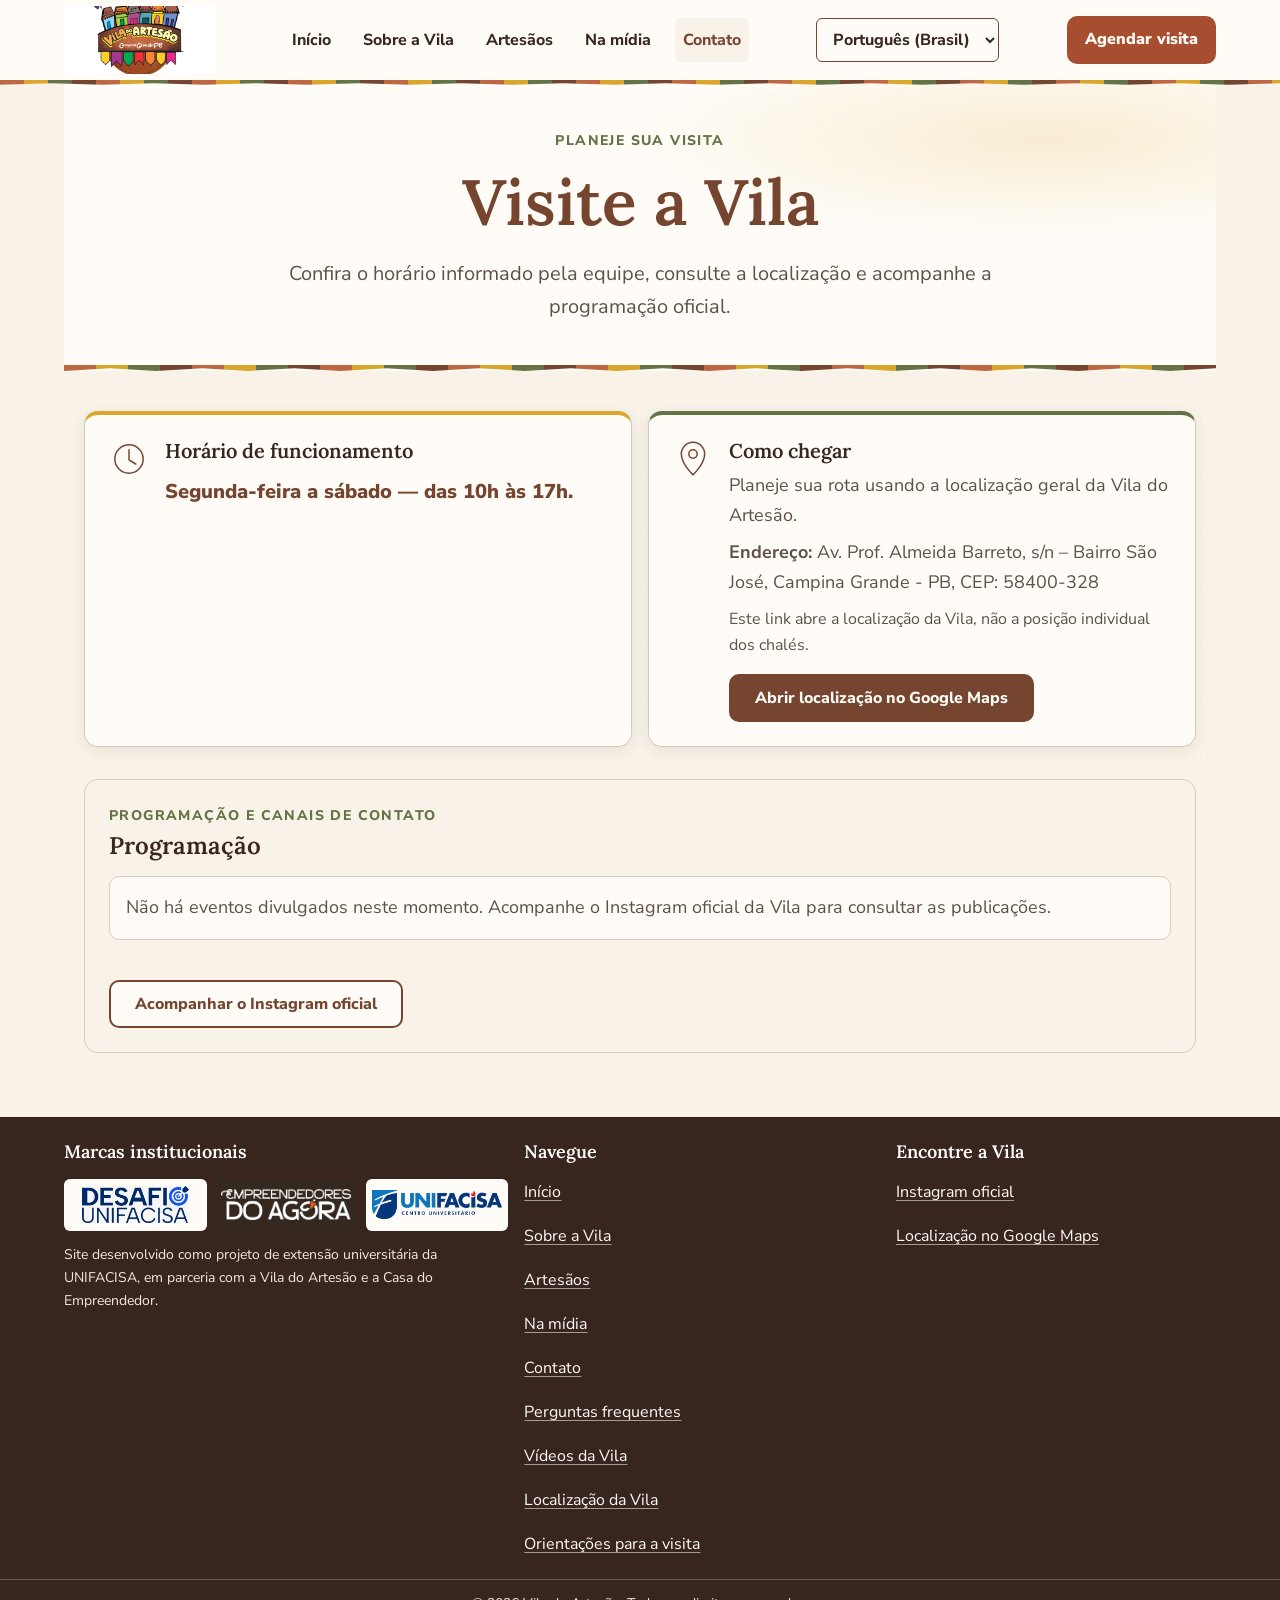
<file: vila_site/pages/visite.html>
<!doctype html>
<html lang="pt-BR">
  <head>
    <meta charset="utf-8">
    <meta name="viewport" content="width=device-width, initial-scale=1">
    <meta name="description" content="Planeje sua visita à Vila do Artesão: consulte o horário informado pela equipe, a localização oficial e a programação confirmada.">
    <meta name="theme-color" content="#f8f2e8">
    <meta property="og:locale" content="pt_BR">
    <meta property="og:site_name" content="Vila do Artesão">
    <meta property="og:type" content="website">
    <meta property="og:title" content="Visite a Vila | Vila do Artesão">
    <meta property="og:description" content="Planeje sua visita à Vila do Artesão: consulte o horário informado pela equipe, a localização oficial e a programação confirmada.">
    <meta name="twitter:card" content="summary">
    <link rel="icon" type="image/svg+xml" href="../favicon.svg">
    <title>Visite a Vila | Vila do Artesão</title>
    <link rel="preconnect" href="https://fonts.googleapis.com">
    <link rel="preconnect" href="https://fonts.gstatic.com" crossorigin>
    <link href="https://fonts.googleapis.com/css2?family=Lora:wght@500;600;700&family=Nunito+Sans:wght@400;600;700;800&display=swap" rel="stylesheet">
    <link rel="stylesheet" href="../css/reset.css">
    <link rel="stylesheet" href="../css/variables.css">
    <link rel="stylesheet" href="../css/global.css">
    <link rel="stylesheet" href="../css/components.css">
    <link rel="stylesheet" href="../css/responsive.css">
    <link rel="stylesheet" href="../css/pages/visite.css">
    <link rel="stylesheet" href="../css/animations.css">
    <link rel="stylesheet" href="../css/accessibility.css">
    <script type="module" src="../js/main.js"></script>
  </head>
  <body>
    <a class="skip-link" href="#conteudo">Pular para o conteúdo</a>
    <div id="site-header"></div>
    <main id="conteudo" class="page-content visit-page">
      <header class="visit-hero">
        <p class="eyebrow">Planeje sua visita</p>
        <h1>Visite a Vila</h1>
        <p>Confira o horário informado pela equipe, consulte a localização e acompanhe a programação oficial.</p>
      </header>

      <div class="visit-content">
        <section class="visit-highlights" aria-label="Informações para planejar a visita">
          <article class="visit-card visit-card--hours" aria-labelledby="visit-hours-title">
            <svg class="visit-card__icon" viewBox="0 0 48 48" aria-hidden="true" focusable="false">
              <circle cx="24" cy="24" r="17"></circle>
              <path d="M24 13v12l8 5"></path>
            </svg>
            <div>
              <h2 id="visit-hours-title">Horário de funcionamento</h2>
              <p class="visit-hours" data-site-hours data-i18n-ignore></p>
            </div>
          </article>

          <article class="visit-card visit-card--location" aria-labelledby="visit-location-title">
            <svg class="visit-card__icon" viewBox="0 0 48 48" aria-hidden="true" focusable="false">
              <path d="M24 43S38 30 38 18a14 14 0 0 0-28 0c0 12 14 25 14 25Z"></path>
              <circle cx="24" cy="18" r="5"></circle>
            </svg>
            <div class="visit-card__body">
              <h2 id="visit-location-title">Como chegar</h2>
              <p>Planeje sua rota usando a localização geral da Vila do Artesão.</p>
              <p><strong>Endereço:</strong> <span data-site-address data-i18n-ignore></span></p>
              <p class="visit-note">Este link abre a localização da Vila, não a posição individual dos chalés.</p>
              <a class="button button--primary" href="https://maps.app.goo.gl/HLXZMhie1bfWJQSa8" target="_blank" rel="noopener noreferrer">
                Abrir localização no Google Maps
              </a>
            </div>
          </article>
        </section>

        <section class="visit-program" aria-labelledby="visit-program-title">
          <div class="visit-program__heading">
            <p class="eyebrow">Programação e canais de contato</p>
            <h2 id="visit-program-title">Programação</h2>
          </div>

          <div id="visit-event-grid" class="visit-event-grid" aria-live="polite"></div>
          <div id="visit-events-empty" class="visit-empty" hidden>
            <p>Não há eventos divulgados neste momento. Acompanhe o Instagram oficial da Vila para consultar as publicações.</p>
          </div>
          <a class="button button--secondary visit-instagram-link" href="https://www.instagram.com/viladoartesaocg/" target="_blank" rel="noopener noreferrer">
            Acompanhar o Instagram oficial
          </a>
          <p id="visit-events-error" class="alert alert--error visit-error" role="alert" hidden>
            Não foi possível carregar a programação agora. Consulte o Instagram oficial para acompanhar os anúncios.
          </p>
        </section>
      </div>
    </main>
    <div id="site-footer"></div>
  </body>
</html>
</file>
<file: vila_site/css/variables.css>
:root {
  color-scheme: light;

  --color-cotton: #f8f2e8;
  --color-warm-white: #fffcf7;
  --color-leather: #75452f;
  --color-coffee: #38251e;
  --color-terracotta: #bd6743;
  --color-terracotta-action: #a74e30;
  --color-mustard: #d9a62e;
  --color-olive: #647447;
  --color-text: #30251f;
  --color-text-muted: #5d5149;
  --color-border: #d9cbbb;
  --color-border-strong: #bca995;
  --color-success-bg: #edf1e8;
  --color-success-text: #3f512d;
  --color-warning-bg: #fbf1d8;
  --color-warning-text: #59400b;
  --color-error-bg: #f8e9e3;
  --color-error-text: #762f1d;
  --color-info-bg: #f1e9df;
  --color-info-text: #513e32;

  --font-display: "Lora", Georgia, serif;
  --font-body: "Nunito Sans", "Segoe UI", sans-serif;

  --font-size-xs: 0.875rem;
  --font-size-sm: 1rem;
  --font-size-md: 1.125rem;
  --font-size-lg: 1.25rem;
  --font-size-xl: 1.5rem;
  --font-size-2xl: clamp(1.75rem, 4vw, 2.5rem);
  --font-size-3xl: clamp(2.25rem, 6vw, 3.75rem);
  --line-height-body: 1.65;
  --line-height-heading: 1.2;

  --space-1: 0.25rem;
  --space-2: 0.5rem;
  --space-3: 0.75rem;
  --space-4: 1rem;
  --space-5: 1.25rem;
  --space-6: 1.5rem;
  --space-8: 2rem;
  --space-10: 2.5rem;
  --space-12: 3rem;
  --space-16: 4rem;
  --space-page: var(--space-5);
  --content-width: 72rem;

  --radius-sm: 0.375rem;
  --radius-md: 0.625rem;
  --radius-lg: 0.875rem;
  --radius-pill: 999px;

  --border-width: 1px;
  --border-width-strong: 2px;
  --shadow-card: 0 0.25rem 1rem rgb(56 37 30 / 8%);
  --shadow-raised: 0 0.5rem 1.5rem rgb(56 37 30 / 12%);
  --shadow-focus: 0 0 0 4px rgb(217 166 46 / 35%);

  /* Movimento: use sempre estes tokens em transições e animações. */
  --ease-out: cubic-bezier(0.22, 1, 0.36, 1);
  --ease-in-out: cubic-bezier(0.65, 0, 0.35, 1);
  --duration-fast: 160ms;
  --duration-normal: 240ms;
  --duration-enter: 560ms;
  --transition-fast: var(--duration-fast) var(--ease-out);
  --transition-normal: var(--duration-normal) var(--ease-out);
}
</file>
<file: vila_site/css/global.css>
body {
  min-width: 18rem;
  background-color: var(--color-cotton);
  background-image: radial-gradient(rgb(117 69 47 / 4%) 0.6px, transparent 0.6px);
  background-size: 7px 7px;
  color: var(--color-text);
  font-family: var(--font-body);
  font-size: var(--font-size-md);
  font-weight: 400;
  line-height: var(--line-height-body);
  -webkit-font-smoothing: antialiased;
}

h1,
h2,
h3,
h4 {
  color: var(--color-coffee);
  font-family: var(--font-display);
  font-weight: 600;
  line-height: var(--line-height-heading);
}

h1 {
  font-size: var(--font-size-3xl);
}

h2 {
  font-size: var(--font-size-2xl);
}

h3 {
  font-size: var(--font-size-xl);
}

p + p {
  margin-top: var(--space-4);
}

a {
  color: var(--color-leather);
  text-decoration-thickness: 1px;
  text-underline-offset: 0.2em;
  transition: color var(--transition-fast);
}

a:hover {
  color: var(--color-coffee);
}

:focus-visible {
  outline: var(--border-width-strong) solid var(--color-coffee);
  outline-offset: 3px;
  box-shadow: var(--shadow-focus);
}

::selection {
  background: var(--color-mustard);
  color: var(--color-coffee);
}

.page-content {
  width: min(100% - 2 * var(--space-page), var(--content-width));
  min-height: 55vh;
  margin-inline: auto;
  padding-block: var(--space-12);
}

.intro {
  position: relative;
  max-width: 48rem;
  margin: var(--space-12) auto;
  padding: clamp(var(--space-6), 6vw, var(--space-12));
  border: var(--border-width) solid var(--color-border);
  border-radius: var(--radius-lg);
  background: var(--color-warm-white);
  box-shadow: var(--shadow-card);
  text-align: center;
}

.intro::before {
  position: absolute;
  inset: 0.55rem;
  border: 1px dashed rgb(117 69 47 / 22%);
  border-radius: calc(var(--radius-lg) - 0.25rem);
  content: "";
  pointer-events: none;
}

.intro > * {
  position: relative;
}

.intro h1 {
  margin-block: var(--space-2) var(--space-4);
  color: var(--color-leather);
  font-size: var(--font-size-3xl);
}

.intro > p:not(.eyebrow) {
  max-width: 38rem;
  margin-inline: auto;
  color: var(--color-text-muted);
  font-size: clamp(var(--font-size-md), 2vw, var(--font-size-lg));
}

.eyebrow {
  color: var(--color-olive);
  font-size: var(--font-size-xs);
  font-weight: 800;
  letter-spacing: 0.1em;
  text-transform: uppercase;
}

.skip-link {
  position: absolute;
  z-index: 10;
  top: var(--space-2);
  left: var(--space-2);
  padding: var(--space-3) var(--space-4);
  transform: translateY(-150%);
  border-radius: var(--radius-sm);
  background: var(--color-warm-white);
  color: var(--color-coffee);
}

.skip-link:focus {
  transform: translateY(0);
}

.about-page > section + section {
  margin-top: var(--space-10);
}

.about-page > section h2 {
  margin-bottom: var(--space-3);
}

.about-page > section p + p {
  margin-top: var(--space-3);
}

.about-page__actions {
  display: flex;
  flex-wrap: wrap;
  gap: var(--space-3);
  margin-top: var(--space-5);
}

.about-page__actions .button {
  margin-top: 0;
}

.about-page > .alert {
  margin-top: var(--space-10);
}

@media (max-width: 36rem) {
  .about-page__actions {
    align-items: stretch;
    flex-direction: column;
  }
}
</file>
<file: vila_site/css/components.css>
.site-header {
  position: relative;
  border-bottom: var(--border-width) solid var(--color-border);
  background: var(--color-warm-white);
}

#site-header {
  position: sticky;
  z-index: 20;
  top: 0;
}

.site-header::after {
  position: absolute;
  right: 0;
  bottom: -0.3rem;
  left: 0;
  height: 0.3rem;
  background: repeating-linear-gradient(
    90deg,
    var(--color-terracotta) 0 1.5rem,
    var(--color-mustard) 1.5rem 3rem,
    var(--color-olive) 3rem 4.5rem,
    var(--color-leather) 4.5rem 6rem
  );
  clip-path: polygon(0 0, 100% 0, 100% 68%, 96% 100%, 92% 68%, 88% 100%, 84% 68%, 80% 100%, 76% 68%, 72% 100%, 68% 68%, 64% 100%, 60% 68%, 56% 100%, 52% 68%, 48% 100%, 44% 68%, 40% 100%, 36% 68%, 32% 100%, 28% 68%, 24% 100%, 20% 68%, 16% 100%, 12% 68%, 8% 100%, 4% 68%, 0 100%);
  content: "";
}

.header-inner,
.footer-inner {
  width: min(100% - 2 * var(--space-page), var(--content-width));
  margin-inline: auto;
}

.header-inner {
  display: flex;
  min-height: 5rem;
  align-items: center;
  justify-content: space-between;
  gap: var(--space-4);
}

.brand {
  display: inline-flex;
  flex: 0 0 auto;
  align-items: center;
  min-width: 0;
  text-decoration: none;
}

.brand-logo-frame {
  position: relative;
  display: block;
  width: 9.5rem;
  height: 4.25rem;
  overflow: hidden;
}

.brand-logo {
  position: absolute;
  top: 50%;
  left: 50%;
  width: 11.875rem;
  height: auto;
  max-width: none;
  transform: translate(-50%, -50%);
}

.primary-nav {
  display: flex;
  flex-wrap: wrap;
  align-items: center;
  gap: var(--space-2) var(--space-4);
}

.primary-nav a {
  display: inline-flex;
  min-width: 2.75rem;
  min-height: 2.75rem;
  align-items: center;
  padding-inline: var(--space-2);
  border-radius: var(--radius-sm);
  color: var(--color-coffee);
  font-size: var(--font-size-sm);
  font-weight: 750;
  text-decoration: none;
  transition: background-color var(--transition-fast), color var(--transition-fast);
}

.primary-nav a:hover,
.primary-nav a[aria-current="page"] {
  background: var(--color-cotton);
  color: var(--color-leather);
}

.language-switcher select {
  min-height: 2.75rem;
  padding: var(--space-2) var(--space-3);
  border: var(--border-width) solid var(--color-leather);
  border-radius: var(--radius-sm);
  background: var(--color-warm-white);
  color: var(--color-coffee);
  font: inherit;
  font-size: var(--font-size-sm);
  font-weight: 750;
  cursor: pointer;
}

.language-switcher select:focus-visible {
  outline: 3px solid var(--color-terracotta-action);
  outline-offset: 2px;
}

.menu-toggle {
  display: none;
  min-width: 2.75rem;
  min-height: 2.75rem;
  padding: var(--space-2) var(--space-3);
  border: var(--border-width) solid var(--color-leather);
  border-radius: var(--radius-sm);
  background: var(--color-warm-white);
  color: var(--color-coffee);
  font-size: var(--font-size-sm);
  font-weight: 800;
  cursor: pointer;
  transition: background-color var(--transition-fast);
}

.menu-toggle__icon {
  width: 1.35rem;
  height: 1.35rem;
  fill: none;
  stroke: currentColor;
  stroke-linecap: round;
  stroke-width: 2;
}

.menu-toggle__label {
  position: absolute;
  width: 1px;
  height: 1px;
  overflow: hidden;
  clip: rect(0, 0, 0, 0);
  white-space: nowrap;
  clip-path: inset(50%);
}

.menu-toggle:hover {
  background: var(--color-cotton);
}

.header-cta {
  display: inline-flex;
  min-height: 3rem;
  flex: 0 0 auto;
  align-items: center;
  justify-content: center;
  padding: var(--space-3) var(--space-4);
  border: var(--border-width-strong) solid var(--color-terracotta-action);
  border-radius: var(--radius-md);
  background: var(--color-terracotta-action);
  color: var(--color-warm-white);
  font-size: var(--font-size-sm);
  font-weight: 850;
  line-height: 1.2;
  text-align: center;
  text-decoration: none;
  white-space: nowrap;
  transition: background-color var(--transition-fast), border-color var(--transition-fast), transform var(--transition-fast);
}

.header-cta:hover {
  transform: translateY(-1px);
  border-color: var(--color-coffee);
  background: var(--color-coffee);
  color: var(--color-warm-white);
}

.button {
  display: inline-flex;
  min-width: 7.5rem;
  min-height: 3rem;
  align-items: center;
  justify-content: center;
  gap: var(--space-2);
  margin-top: var(--space-6);
  padding: var(--space-3) var(--space-6);
  border: var(--border-width-strong) solid transparent;
  border-radius: var(--radius-md);
  font-family: var(--font-body);
  font-size: var(--font-size-sm);
  font-weight: 800;
  line-height: 1.25;
  text-align: center;
  text-decoration: none;
  cursor: pointer;
  transition: background-color var(--transition-fast), border-color var(--transition-fast), color var(--transition-fast), transform var(--transition-fast), box-shadow var(--transition-fast);
}

.button:hover {
  transform: translateY(-1px);
}

.button:active {
  transform: translateY(0);
}

.button--primary,
.button:not([class*="button--"]) {
  background: var(--color-leather);
  color: var(--color-warm-white);
}

.button--primary:hover,
.button:not([class*="button--"]):hover {
  background: var(--color-coffee);
  color: var(--color-warm-white);
  box-shadow: var(--shadow-card);
}

.button--secondary {
  border-color: var(--color-leather);
  background: var(--color-warm-white);
  color: var(--color-leather);
}

.button--secondary:hover {
  background: var(--color-cotton);
  color: var(--color-coffee);
}

.button--accent {
  background: var(--color-mustard);
  color: var(--color-coffee);
}

.button--accent:hover {
  background: #c99420;
  color: var(--color-coffee);
}

.button:disabled,
.button[aria-disabled="true"] {
  transform: none;
  background: #e8dfd3;
  color: #675c53;
  box-shadow: none;
  cursor: not-allowed;
}

.section-heading {
  max-width: 46rem;
  margin-block-end: var(--space-8);
}

.section-heading__eyebrow {
  margin-block-end: var(--space-2);
  color: var(--color-olive);
  font-size: var(--font-size-xs);
  font-weight: 800;
  letter-spacing: 0.1em;
  text-transform: uppercase;
}

.section-heading__title {
  margin: 0;
  color: var(--color-coffee);
  font-family: var(--font-display);
  font-size: var(--font-size-2xl);
}

.section-heading__description {
  margin-block-start: var(--space-3);
  color: var(--color-text-muted);
}

.card,
.artisan-card,
.event-card,
.story-card {
  overflow: hidden;
  border: var(--border-width) solid var(--color-border);
  border-radius: var(--radius-lg);
  background: var(--color-warm-white);
  box-shadow: var(--shadow-card);
}

.card__media,
.artisan-card__media,
.event-card__media,
.story-card__media {
  display: grid;
  min-height: 10rem;
  place-items: center;
  overflow: hidden;
  background:
    linear-gradient(135deg, rgb(117 69 47 / 5%) 25%, transparent 25%) 0 0 / 1rem 1rem,
    var(--color-cotton);
  color: var(--color-leather);
}

.card__media img,
.artisan-card__media img,
.event-card__media img,
.story-card__media img {
  width: 100%;
  height: 100%;
  object-fit: cover;
}

.card__body,
.artisan-card__body,
.event-card__body,
.story-card__body {
  padding: var(--space-5);
}

.card__title,
.artisan-card__name,
.event-card__title,
.story-card__title {
  margin: 0;
  color: var(--color-coffee);
  font-family: var(--font-display);
  font-size: var(--font-size-lg);
  line-height: var(--line-height-heading);
}

.card__text,
.artisan-card__description,
.event-card__description,
.story-card__excerpt {
  margin-block-start: var(--space-3);
  color: var(--color-text-muted);
}

.artisan-card {
  border-top: 0.3rem solid var(--color-terracotta);
}

.artisan-card__craft,
.event-card__date,
.story-card__byline {
  display: inline-flex;
  margin-block-end: var(--space-3);
  color: var(--color-olive);
  font-size: var(--font-size-xs);
  font-weight: 800;
}

.event-card {
  border-top: 0.3rem solid var(--color-mustard);
}

.event-card__date {
  color: var(--color-coffee);
}

.story-card {
  border-top: 0.3rem solid var(--color-olive);
}

.story-card__byline {
  margin-block: var(--space-3) 0;
  color: var(--color-text-muted);
}

.form-field {
  display: grid;
  gap: var(--space-2);
  margin-block-end: var(--space-5);
}

.form-field__label {
  color: var(--color-coffee);
  font-size: var(--font-size-sm);
  font-weight: 800;
}

.form-field__hint {
  color: var(--color-text-muted);
  font-size: var(--font-size-xs);
}

.form-field__control {
  width: 100%;
  min-height: 3rem;
  padding: var(--space-3) var(--space-4);
  border: var(--border-width-strong) solid var(--color-border-strong);
  border-radius: var(--radius-md);
  background: var(--color-warm-white);
  color: var(--color-text);
  font: inherit;
}

.booking-consent input {
  min-width: 1.5rem;
  min-height: 1.5rem;
}

textarea.form-field__control {
  min-height: 8rem;
  resize: vertical;
}

.form-field__control::placeholder {
  color: var(--color-text-muted);
  opacity: 1;
}

.form-field__control:focus-visible {
  border-color: var(--color-leather);
  outline: none;
  box-shadow: var(--shadow-focus);
}

.form-field__control[aria-invalid="true"] {
  border-color: var(--color-error-text);
}

.form-field__error {
  color: var(--color-error-text);
  font-size: var(--font-size-xs);
  font-weight: 750;
}

.alert {
  display: flex;
  align-items: flex-start;
  gap: var(--space-3);
  padding: var(--space-4) var(--space-5);
  border: var(--border-width) solid currentColor;
  border-radius: var(--radius-md);
  font-size: var(--font-size-sm);
  font-weight: 650;
}

.alert--success {
  border-color: #9eaa8b;
  background: var(--color-success-bg);
  color: var(--color-success-text);
}

.alert--warning {
  border-color: #c5a34d;
  background: var(--color-warning-bg);
  color: var(--color-warning-text);
}

.alert--error {
  border-color: #c38b78;
  background: var(--color-error-bg);
  color: var(--color-error-text);
}

.alert--info {
  border-color: var(--color-border-strong);
  background: var(--color-info-bg);
  color: var(--color-info-text);
}

.icon {
  display: inline-grid;
  width: 1.5rem;
  height: 1.5rem;
  flex: 0 0 auto;
  place-items: center;
  color: currentColor;
}

.icon svg {
  width: 100%;
  height: 100%;
  fill: none;
  stroke: currentColor;
  stroke-linecap: round;
  stroke-linejoin: round;
  stroke-width: 1.8;
}

.site-footer {
  margin-top: var(--space-6);
  padding-top: var(--space-6);
  background: var(--color-coffee);
  color: var(--color-warm-white);
}

.footer-inner {
  display: grid;
  grid-template-columns: minmax(0, 1.25fr) minmax(0, 1fr) minmax(0, 0.9fr);
  gap: var(--space-4);
  padding-bottom: var(--space-4);
}

.footer-brand {
  display: flex;
  flex-direction: column;
  align-items: flex-start;
  gap: var(--space-3);
}

.footer-logos {
  display: grid;
  width: 100%;
  max-width: 32rem;
  grid-template-columns: repeat(3, minmax(0, 1fr));
  align-items: center;
  gap: var(--space-2);
}

.footer-logo-frame {
  display: grid;
  min-width: 0;
  height: 3.25rem;
  place-items: center;
  padding: 0.4rem;
  border-radius: var(--radius-sm);
  background: var(--color-warm-white);
}

.footer-logo-frame--dark {
  background: #35291f;
}

.footer-logo {
  display: block;
  width: 100%;
  max-width: 100%;
  max-height: 2.35rem;
  object-fit: contain;
}

.footer-credit,
.footer-contact p {
  max-width: 34rem;
  margin: 0;
  color: #f4e9dc;
  font-size: var(--font-size-xs);
}

.footer-nav,
.footer-contact {
  display: flex;
  flex-direction: column;
  align-items: flex-start;
  gap: var(--space-2);
}

.footer-heading {
  margin: 0 0 var(--space-1);
  color: var(--color-warm-white);
  font-family: var(--font-display);
  font-size: var(--font-size-md);
}

.footer-nav a,
.footer-contact a {
  display: inline-flex;
  min-height: 2.25rem;
  align-items: center;
  color: var(--color-warm-white);
  font-size: var(--font-size-sm);
  text-decoration-color: rgb(255 252 247 / 55%);
  text-underline-offset: 0.2em;
}

.footer-nav a:hover,
.footer-contact a:hover {
  color: #f2d284;
}

.footer-contact p {
  margin-top: var(--space-1);
}

.footer-bottom {
  border-top: 1px solid rgb(255 252 247 / 25%);
  padding: var(--space-3) var(--space-page);
  color: #f4e9dc;
  font-size: var(--font-size-xs);
  text-align: center;
}
</file>
<file: vila_site/css/responsive.css>
@media (max-width: 60rem) {
  .header-inner {
    flex-wrap: wrap;
    gap: var(--space-2);
    padding-block: var(--space-3);
  }

  .menu-toggle {
    order: -1;
    display: inline-flex;
    width: 3rem;
    min-width: 3rem;
    min-height: 3rem;
    align-items: center;
    justify-content: center;
  }

  .primary-nav {
    display: none;
    order: 5;
    width: calc(100% + 2 * var(--space-page));
    margin-inline: calc(-1 * var(--space-page));
    flex-direction: column;
    align-items: stretch;
    gap: var(--space-1);
    padding: var(--space-2) var(--space-page) var(--space-3);
    border-top: 1px solid var(--color-border);
    background: var(--color-warm-white);
  }

  .primary-nav.is-open {
    display: flex;
  }

  .primary-nav a {
    min-height: 3.25rem;
    padding-inline: var(--space-3);
  }

  .brand-logo-frame {
    width: 5.25rem;
    height: 3.25rem;
  }

  .brand-logo {
    width: 7.625rem;
  }

  .header-cta {
    order: 3;
    min-height: 3rem;
    margin-left: auto;
    padding-inline: var(--space-2);
    font-size: var(--font-size-xs);
  }

  .language-switcher {
    order: 4;
    display: flex;
    width: 100%;
    justify-content: flex-end;
  }

  .page-content {
    padding-block: var(--space-8);
  }

  .intro {
    margin-block: var(--space-6);
  }

  .footer-inner {
    grid-template-columns: minmax(0, 1.15fr) minmax(0, 1fr);
    align-items: start;
  }

  .footer-brand {
    grid-column: 1;
    grid-row: 1 / span 2;
  }

  .footer-nav {
    grid-column: 2;
    grid-row: 1;
  }

  .footer-contact {
    grid-column: 2;
    grid-row: 2;
  }
}

/* Header compacto para celulares: logo à esquerda, ações à direita,
   idioma dentro do menu. */
@media (max-width: 40rem) {
  .header-inner {
    flex-wrap: wrap;
    min-height: 4rem;
    column-gap: var(--space-2);
    row-gap: 0;
    padding-block: var(--space-2);
  }

  .brand {
    order: 1;
    margin-right: auto;
  }

  .brand-logo-frame {
    width: 4.5rem;
    height: 2.75rem;
  }

  .brand-logo {
    width: 6.5rem;
  }

  .header-cta {
    order: 2;
    min-height: 2.75rem;
    margin-left: 0;
    padding: var(--space-2) var(--space-3);
    border-radius: var(--radius-pill);
    font-size: var(--font-size-xs);
  }

  .menu-toggle {
    order: 3;
    width: 2.75rem;
    min-width: 2.75rem;
    min-height: 2.75rem;
    padding: 0;
    border-color: var(--color-border-strong);
  }

  .menu-toggle[aria-expanded="true"] {
    background: var(--color-cotton);
    border-color: var(--color-leather);
  }

  .primary-nav {
    order: 4;
    margin-top: var(--space-2);
  }

  .language-switcher {
    order: 5;
    display: none;
    width: calc(100% + 2 * var(--space-page));
    margin-inline: calc(-1 * var(--space-page));
    padding: var(--space-3) var(--space-page) var(--space-4);
    border-top: 1px solid var(--color-border);
    background: var(--color-warm-white);
  }

  .primary-nav.is-open ~ .language-switcher {
    display: flex;
  }

  .language-switcher select {
    width: 100%;
  }
}

@media (min-width: 40rem) {
  .card-grid,
  .artisan-grid,
  .event-grid,
  .story-grid {
    display: grid;
    grid-template-columns: repeat(2, minmax(0, 1fr));
    gap: var(--space-6);
  }
}

@media (max-width: 38rem) {
  .footer-inner {
    grid-template-columns: 1fr;
  }

  .footer-brand,
  .footer-nav,
  .footer-contact {
    grid-column: auto;
    grid-row: auto;
  }

  .footer-nav {
    display: grid;
    grid-template-columns: repeat(2, minmax(0, 1fr));
    column-gap: var(--space-3);
    row-gap: 0;
  }

  .footer-nav .footer-heading {
    grid-column: 1 / -1;
  }
}

@media (min-width: 64rem) {
  .card-grid,
  .artisan-grid,
  .event-grid,
  .story-grid {
    grid-template-columns: repeat(3, minmax(0, 1fr));
  }
}
</file>
<file: vila_site/css/pages/home.css>
.home-page {
  width: 100%;
  min-height: 0;
  padding: 0;
}

.home-container {
  width: min(100% - 2 * var(--space-page), var(--content-width));
  margin-inline: auto;
}

.home-hero {
  position: relative;
  overflow: hidden;
  padding-block: clamp(3rem, 8vw, 7rem);
  background:
    radial-gradient(ellipse at 87% 14%, rgb(217 166 46 / 17%), transparent 29rem),
    linear-gradient(115deg, var(--color-warm-white) 0%, var(--color-cotton) 100%);
}

.home-hero__layout {
  display: grid;
  grid-template-columns: minmax(0, 1.15fr) minmax(17rem, 0.85fr);
  align-items: center;
  gap: clamp(2rem, 6vw, 5rem);
}

.home-hero__copy {
  position: relative;
  z-index: 1;
}

.home-hero__copy h1 {
  max-width: 46rem;
  margin-block: var(--space-4);
  color: var(--color-coffee);
  font-size: clamp(2.5rem, 5.2vw, 4.5rem);
  letter-spacing: -0.035em;
}

.home-hero__copy h1 span {
  color: var(--color-terracotta);
}

.home-hero__lead {
  max-width: 39rem;
  color: var(--color-text-muted);
  font-size: clamp(1.125rem, 2vw, 1.35rem);
  line-height: 1.55;
}

.home-hero__actions {
  display: flex;
  flex-wrap: wrap;
  align-items: center;
  gap: var(--space-3);
  margin-top: var(--space-6);
}

.home-hero__actions .button {
  margin-top: 0;
}

.home-hero__signature {
  display: flex;
  align-items: center;
  gap: var(--space-3);
  margin-top: var(--space-8);
  color: var(--color-text-muted);
  font-size: var(--font-size-xs);
  font-weight: 750;
}

.home-hero__signature img {
  width: 3.5rem;
  height: 3.5rem;
  border: 1px solid var(--color-border);
  border-radius: var(--radius-md);
  background: white;
  object-fit: cover;
}

/* Topo: foto da entrada dentro do arco (a entrada da Vila também é um arco),
   com o Lino "colado" na borda como adesivo e uma legenda de boas-vindas. */
.hero-visual {
  display: grid;
  justify-items: center;
  gap: var(--space-5);
  margin: 0;
}

.hero-visual__frame {
  position: relative;
  width: min(100%, 27rem);
  padding: 0 0 var(--space-6) var(--space-6);
}

.hero-visual__arch {
  position: relative;
  overflow: hidden;
  aspect-ratio: 3 / 4;
  border: var(--border-width-strong) solid var(--color-warm-white);
  border-radius: 48% 48% var(--radius-lg) var(--radius-lg);
  background: var(--color-cotton);
  box-shadow: var(--shadow-raised), 0 0 0 1px var(--color-border);
}

.hero-visual__photo {
  display: block;
  width: 100%;
  height: 100%;
  object-fit: cover;
  object-position: center 30%;
}

.hero-visual__tag {
  position: absolute;
  right: var(--space-4);
  bottom: var(--space-4);
  padding: var(--space-1) var(--space-3);
  border-radius: var(--radius-pill);
  background: rgb(255 252 247 / 92%);
  color: var(--color-coffee);
  font-size: var(--font-size-xs);
  font-weight: 800;
}

.hero-visual__lino {
  position: absolute;
  bottom: 0;
  left: calc(-1 * var(--space-2));
  width: 44%;
  max-width: 12rem;
  height: auto;
  transform: rotate(-6deg);
  filter: drop-shadow(0 0.5rem 0.9rem rgb(56 37 30 / 22%));
}

.hero-visual__caption {
  display: grid;
  gap: var(--space-1);
  text-align: center;
}

.hero-visual__caption strong {
  color: var(--color-coffee);
  font-family: var(--font-display);
  font-size: var(--font-size-2xl);
  line-height: var(--line-height-heading);
}

.hero-visual__caption span {
  color: var(--color-text-muted);
  font-size: var(--font-size-md);
}

.artisan-preview {
  display: grid;
  grid-template-columns: minmax(14rem, 0.8fr) minmax(0, 1.2fr);
  align-items: center;
  gap: clamp(var(--space-6), 6vw, var(--space-12));
  max-width: 58rem;
  margin-inline: auto;
  padding: clamp(var(--space-5), 5vw, var(--space-10));
  border: 1px solid var(--color-border);
  border-radius: var(--radius-lg);
  background: var(--color-warm-white);
  box-shadow: var(--shadow-card);
}

.artisan-preview__portrait {
  display: grid;
  min-height: 16rem;
  align-content: center;
  justify-items: center;
  gap: var(--space-3);
  padding: var(--space-5);
  border: 1px dashed var(--color-border-strong);
  border-radius: var(--radius-md);
  background: var(--color-cotton);
  color: var(--color-text-muted);
  text-align: center;
}

.artisan-preview__portrait > span {
  display: grid;
  width: 4rem;
  height: 4rem;
  place-items: center;
  border-radius: 50%;
  background: var(--color-warm-white);
  color: var(--color-leather);
}

.artisan-preview__portrait svg {
  width: 2rem;
  fill: none;
  stroke: currentColor;
  stroke-linecap: round;
  stroke-linejoin: round;
  stroke-width: 1.5;
}

.artisan-preview__portrait p,
.artisan-preview__details > p:not(.eyebrow) {
  color: var(--color-text-muted);
  font-size: var(--font-size-sm);
}

.artisan-preview__details h3 {
  margin-top: var(--space-2);
}

.artisan-preview__indicators {
  display: grid;
  grid-template-columns: repeat(auto-fit, minmax(9rem, 1fr));
  gap: var(--space-3);
  margin-block: var(--space-5);
  padding: 0;
  list-style: none;
}

.artisan-preview__indicators[hidden],
.artisan-preview__indicators li[hidden],
.artisan-preview__indicator-message[hidden] {
  display: none;
}

.artisan-preview__indicators li {
  display: grid;
  align-content: start;
  gap: var(--space-2);
  padding: var(--space-4);
  border: 1px solid var(--color-border);
  border-radius: var(--radius-md);
  background: var(--color-cotton);
}

.artisan-preview__indicators strong {
  color: var(--color-coffee);
  font-size: var(--font-size-xl);
  font-weight: 850;
}

.artisan-preview__indicators span,
.artisan-preview__indicator-message {
  color: var(--color-text-muted);
  font-size: var(--font-size-sm);
}

.artisan-preview__details > p:not(.eyebrow),
.artisan-preview__indicator-message {
  margin-top: var(--space-4);
}

.home-gallery {
  background: var(--color-cotton);
}

.home-about-highlight {
  display: grid;
  max-width: 62rem;
  gap: var(--space-3);
  margin: 0 auto var(--space-8);
  padding: clamp(var(--space-5), 4vw, var(--space-8));
  border: 1px solid var(--color-border);
  border-left: 0.35rem solid var(--color-terracotta);
  border-radius: var(--radius-lg);
  background: var(--color-warm-white);
  box-shadow: var(--shadow-card);
}

.home-about-highlight h2 {
  max-width: 48rem;
  color: var(--color-coffee);
  font-size: clamp(var(--font-size-xl), 3vw, var(--font-size-2xl));
}

.home-about-highlight > p:not(.section-heading__eyebrow) {
  max-width: 52rem;
  color: var(--color-text-muted);
}

.home-about-highlight .button {
  justify-self: start;
  margin-top: var(--space-2);
}

.home-gallery__heading {
  margin-bottom: var(--space-2);
  color: var(--color-coffee);
  font-family: var(--font-display);
  font-size: var(--font-size-xl);
}

.home-gallery__description {
  margin-bottom: var(--space-5);
  color: var(--color-text-muted);
  font-size: var(--font-size-sm);
}

.visit-facts {
  display: grid;
  gap: var(--space-3);
  margin-top: var(--space-5);
  color: #f4e9dc;
  font-size: var(--font-size-sm);
}

.visit-facts li {
  padding-top: var(--space-3);
  border-top: 1px solid rgb(255 252 247 / 25%);
}

.visit-facts strong {
  color: var(--color-warm-white);
}

.location-card__hours {
  margin-top: var(--space-3);
  color: var(--color-text-muted);
  font-size: var(--font-size-sm);
}

.location-card__hours strong {
  color: var(--color-coffee);
}

.home-reviews {
  background: var(--color-warm-white);
}

.home-reviews__inner {
  display: flex;
  align-items: center;
  justify-content: space-between;
  gap: var(--space-8);
  padding: clamp(var(--space-5), 4vw, var(--space-8));
  border: 1px solid var(--color-border);
  border-left: 0.35rem solid var(--color-olive);
  border-radius: var(--radius-md);
  background: var(--color-cotton);
}

.home-reviews__inner > div {
  max-width: 42rem;
}

.home-reviews__inner h2 {
  margin-top: var(--space-2);
}

.home-reviews__inner p:not(.section-heading__eyebrow) {
  margin-top: var(--space-3);
  color: var(--color-text-muted);
}

.home-reviews__inner .button {
  flex: 0 0 auto;
  margin-top: 0;
}

.home-hero__pennants {
  position: absolute;
  right: 0;
  bottom: 0;
  left: 0;
  display: flex;
  height: 0.6rem;
  justify-content: center;
  gap: 0.2rem;
  overflow: hidden;
}

.home-hero__pennants span {
  width: 1.8rem;
  height: 1rem;
  background: var(--color-terracotta);
  clip-path: polygon(0 0, 100% 0, 100% 65%, 50% 100%, 0 65%);
}

.home-hero__pennants span:nth-child(3n + 2) {
  background: var(--color-mustard);
}

.home-hero__pennants span:nth-child(3n) {
  background: var(--color-olive);
}

.home-section {
  padding-block: clamp(3.5rem, 7vw, 6rem);
}

.home-introduction {
  background: var(--color-warm-white);
}

.home-introduction__layout {
  display: grid;
  grid-template-columns: minmax(0, 0.9fr) minmax(18rem, 1.1fr);
  align-items: start;
  gap: clamp(2rem, 7vw, 7rem);
}

.home-introduction .section-heading {
  margin: 0;
}

.home-introduction__text {
  color: var(--color-text-muted);
}

.home-introduction__text p:first-child {
  margin-top: 0;
}

.text-link {
  display: inline-flex;
  min-height: 2.75rem;
  align-items: center;
  gap: var(--space-2);
  margin-top: var(--space-3);
  color: var(--color-leather);
  font-weight: 850;
  text-decoration-thickness: 2px;
}

.text-link span {
  font-size: 1.25em;
  transition: transform var(--transition-fast);
}

.text-link:hover span {
  transform: translateX(0.2rem);
}

.home-segments {
  background: var(--color-cotton);
}

.section-heading--center {
  margin-inline: auto;
  text-align: center;
}

.segment-grid {
  display: grid;
  grid-template-columns: repeat(4, minmax(0, 1fr));
  gap: var(--space-4);
}

.segment-card {
  position: relative;
  min-height: 13rem;
  padding: var(--space-5);
  border: 1px solid var(--color-border);
  border-radius: var(--radius-lg);
  background: var(--color-warm-white);
  box-shadow: var(--shadow-card);
  transition: transform var(--transition-normal), box-shadow var(--transition-normal);
}

.segment-card:hover {
  transform: translateY(-3px);
  box-shadow: var(--shadow-raised);
}

.segment-card__icon {
  display: grid;
  width: 3.25rem;
  height: 3.25rem;
  place-items: center;
  margin-bottom: var(--space-4);
  border-radius: 50%;
  background: rgb(189 103 67 / 12%);
  color: var(--color-terracotta);
}

.segment-card__icon svg {
  width: 1.8rem;
  fill: none;
  stroke: currentColor;
  stroke-linecap: round;
  stroke-linejoin: round;
  stroke-width: 1.7;
}

.segment-card--olive .segment-card__icon {
  background: rgb(100 116 71 / 12%);
  color: #52633b;
}

.segment-card--mustard .segment-card__icon {
  background: rgb(217 166 46 / 18%);
  color: #674b0f;
}

.segment-card--leather .segment-card__icon {
  background: rgb(117 69 47 / 11%);
  color: var(--color-leather);
}

.segment-card--clay .segment-card__icon {
  background: #f7e9e2;
  color: #8b4329;
}

.segment-card h3 {
  margin: 0;
  font-size: var(--font-size-lg);
}

.segment-card p {
  margin-top: var(--space-2);
  color: var(--color-text-muted);
  font-size: var(--font-size-sm);
  line-height: 1.5;
}

.home-highlights {
  background:
    linear-gradient(180deg, var(--color-warm-white), rgb(248 242 232 / 75%));
}

.highlight-grid {
  display: grid;
  grid-template-columns: repeat(4, minmax(0, 1fr));
  gap: var(--space-4);
}

.highlight-card {
  display: flex;
  min-height: 17rem;
  flex-direction: column;
  align-items: flex-start;
  padding: var(--space-5);
  border: 1px solid var(--color-border);
  border-top: 0.3rem solid var(--color-terracotta);
  border-radius: var(--radius-md);
  background: var(--color-warm-white);
  box-shadow: var(--shadow-card);
}

.highlight-card:nth-child(2) {
  border-top-color: var(--color-olive);
}

.highlight-card:nth-child(3) {
  border-top-color: var(--color-leather);
}

.highlight-card:nth-child(4) {
  border-top-color: var(--color-mustard);
}

.highlight-card__number {
  color: var(--color-terracotta);
  font-family: var(--font-display);
  font-size: var(--font-size-xl);
  font-weight: 700;
}

.highlight-card h3 {
  margin-top: var(--space-3);
  font-size: var(--font-size-lg);
}

.highlight-card p {
  margin-top: var(--space-2);
  color: var(--color-text-muted);
  font-size: var(--font-size-sm);
}

.highlight-card a {
  display: inline-flex;
  min-height: 2.75rem;
  align-items: center;
  gap: var(--space-2);
  margin-top: auto;
  padding-top: var(--space-4);
  color: var(--color-leather);
  font-size: var(--font-size-sm);
  font-weight: 850;
  text-decoration-thickness: 2px;
}

.visitor-experience {
  overflow: hidden;
  background:
    radial-gradient(ellipse at 88% 50%, rgb(217 166 46 / 20%), transparent 24rem),
    var(--color-leather);
  color: var(--color-warm-white);
}

.visitor-experience__layout {
  display: grid;
  grid-template-columns: minmax(0, 1.2fr) minmax(15rem, 0.8fr);
  align-items: center;
  gap: clamp(2rem, 7vw, 7rem);
}

.visitor-experience__copy .section-heading__eyebrow {
  color: #f1d28c;
}

.visitor-experience__copy h2 {
  max-width: 40rem;
  margin-top: var(--space-3);
  color: var(--color-warm-white);
  font-size: var(--font-size-2xl);
}

.visitor-experience__copy > p:not(.section-heading__eyebrow) {
  max-width: 40rem;
  margin-top: var(--space-4);
  color: #f4e9dc;
}

.visitor-experience__copy .button {
  margin-top: var(--space-6);
}

.mascot-card {
  position: relative;
  display: grid;
  min-height: 17rem;
  justify-items: center;
  align-content: center;
  overflow: hidden;
  padding: var(--space-5);
  border: 1px solid rgb(255 252 247 / 35%);
  border-radius: 48% 48% var(--radius-lg) var(--radius-lg);
  background: var(--color-warm-white);
  box-shadow: var(--shadow-raised);
  text-align: center;
}

.mascot-card__halo {
  position: absolute;
  top: 13%;
  width: 10rem;
  height: 10rem;
  border: 1px dashed rgb(117 69 47 / 28%);
  border-radius: 50%;
}

.mascot-card img {
  position: relative;
  width: min(100%, 12rem);
  height: 12rem;
  object-fit: contain;
}

.mascot-card figcaption {
  position: relative;
  margin-top: var(--space-2);
  color: var(--color-coffee);
  font-size: var(--font-size-sm);
  font-weight: 850;
}

.home-location {
  background: var(--color-cotton);
}

.home-location__layout {
  display: grid;
  grid-template-columns: repeat(2, minmax(0, 1fr));
  gap: var(--space-5);
}

.location-card,
.instagram-card {
  display: flex;
  min-height: 15rem;
  align-items: center;
  gap: var(--space-5);
  padding: clamp(var(--space-5), 4vw, var(--space-8));
  border: 1px solid var(--color-border);
  border-radius: var(--radius-lg);
  background: var(--color-warm-white);
  box-shadow: var(--shadow-card);
}

.location-card {
  flex-wrap: wrap;
}

.location-card > div {
  flex: 1 1 11rem;
}

.location-card__icon,
.instagram-card__mark {
  display: grid;
  width: 3.5rem;
  height: 3.5rem;
  flex: 0 0 auto;
  place-items: center;
  border-radius: 50%;
  background: rgb(100 116 71 / 12%);
  color: #52633b;
}

.location-card__icon svg,
.instagram-card__mark svg {
  width: 1.8rem;
  fill: none;
  stroke: currentColor;
  stroke-linecap: round;
  stroke-linejoin: round;
  stroke-width: 1.7;
}

.location-card h2,
.instagram-card h2 {
  margin-top: var(--space-1);
  font-size: var(--font-size-xl);
}

.location-card > div > p:last-child,
.instagram-card > div > p:not(.section-heading__eyebrow) {
  margin-top: var(--space-2);
  color: var(--color-text-muted);
  font-size: var(--font-size-sm);
}

.location-card .button {
  margin-top: 0;
}

.instagram-card {
  align-items: flex-start;
}

.instagram-card__mark {
  background: rgb(189 103 67 / 12%);
  color: var(--color-terracotta);
}

.instagram-card .text-link {
  margin-top: var(--space-2);
}

@media (max-width: 62rem) {
  .segment-grid,
  .highlight-grid {
    grid-template-columns: repeat(2, minmax(0, 1fr));
  }
}

@media (max-width: 48rem) {
  .home-hero__layout,
  .home-introduction__layout,
  .visitor-experience__layout {
    grid-template-columns: 1fr;
  }

  .home-hero__layout {
    gap: var(--space-8);
  }

  .home-hero__copy h1 {
    max-width: 40rem;
  }

  .hero-visual__frame {
    width: min(100%, 22rem);
  }

  .home-introduction__layout {
    gap: var(--space-4);
  }

  .visitor-experience__layout {
    gap: var(--space-8);
  }

  .artisan-preview {
    grid-template-columns: 1fr;
    gap: var(--space-4);
    padding: var(--space-4);
  }

  .artisan-preview__portrait {
    display: flex;
    min-height: 0;
    align-items: center;
    justify-content: flex-start;
    gap: var(--space-3);
    padding: var(--space-3);
    text-align: left;
  }

  .artisan-preview__portrait > span {
    width: 3rem;
    height: 3rem;
    flex: 0 0 auto;
  }

  .artisan-preview__portrait svg {
    width: 1.5rem;
  }

  .artisan-preview__indicators {
    grid-template-columns: repeat(auto-fit, minmax(8rem, 1fr));
    gap: var(--space-2);
    margin-block: var(--space-4);
  }

  .artisan-preview__indicators li {
    padding: var(--space-3);
  }

  .artisan-preview__details > p:not(.eyebrow),
  .artisan-preview__indicator-message {
    margin-top: var(--space-3);
  }

  .mascot-card {
    width: min(100%, 22rem);
    justify-self: center;
  }

  .home-location__layout {
    grid-template-columns: 1fr;
  }
}

@media (max-width: 36rem) {
  .home-hero {
    padding-block: var(--space-8);
  }

  .home-hero__copy h1 {
    font-size: clamp(2.35rem, 12vw, 3.25rem);
  }

  .home-hero__actions {
    align-items: stretch;
    flex-direction: column;
  }

  .home-hero__actions .button {
    width: 100%;
  }

  .home-hero__signature {
    align-items: center;
  }

  .segment-grid,
  .highlight-grid {
    grid-template-columns: 1fr;
  }

  .home-reviews__inner {
    align-items: stretch;
    flex-direction: column;
  }

  .home-reviews__inner .button {
    width: 100%;
  }

  .segment-card {
    min-height: auto;
  }

  .highlight-card {
    min-height: 14rem;
  }

  .location-card,
  .instagram-card {
    align-items: flex-start;
    flex-direction: column;
  }

  .location-card .button {
    width: 100%;
  }
}
</file>
<file: vila_site/css/carousel.css>
/* Carrossel de fotografias (usado em Sobre a Vila e na página inicial). */
.about-gallery {
  margin-top: 3rem;
  padding: 1.5rem 0 0;
}

.about-gallery__head {
  margin-bottom: 1.25rem;
}

.about-gallery__head h2 {
  margin-bottom: 0.5rem;
}

.about-gallery__carousel {
  position: relative;
  width: min(100%, 72rem);
  margin: 0 auto;
}

.about-gallery__track {
  position: relative;
  width: 100%;
  overflow: hidden;
  border-radius: 1.25rem;
  background: #f7efe7;
  border: 1px solid rgba(74, 55, 35, 0.12);
  box-shadow: 0 18px 45px rgba(45, 31, 17, 0.08);
  transition: height var(--duration-normal) var(--ease-out);
  touch-action: pan-y;
}

.about-gallery__slide {
  display: none;
  margin: 0;
}

.about-gallery__slide.is-active {
  display: grid;
  justify-items: center;
}

/* Troca de foto: a nova entra com fade e um leve deslocamento
   na direção da navegação (classes aplicadas por js/carousel.js). */
.about-gallery__slide.is-entering-next {
  animation: gallery-enter-next var(--duration-normal) var(--ease-out) both;
}

.about-gallery__slide.is-entering-prev {
  animation: gallery-enter-prev var(--duration-normal) var(--ease-out) both;
}

@keyframes gallery-enter-next {
  from {
    opacity: 0;
    transform: translateX(1.5rem);
  }
}

@keyframes gallery-enter-prev {
  from {
    opacity: 0;
    transform: translateX(-1.5rem);
  }
}

.about-gallery__slide img {
  display: block;
  width: 100%;
  max-width: 100%;
  height: auto;
  max-height: min(72vh, 52rem);
  object-fit: contain;
  object-position: center;
  background: #f7efe7;
}

.about-gallery__slide figcaption {
  padding: 0.75rem 1rem 1rem;
  color: #594331;
  font-size: 0.95rem;
  text-align: center;
}

.about-gallery__nav {
  position: absolute;
  top: 50%;
  z-index: 2;
  transform: translateY(-50%);
  width: 2.8rem;
  height: 2.8rem;
  border: 0;
  border-radius: 999px;
  background: rgba(30, 22, 15, 0.7);
  color: #fff;
  font-size: 1.8rem;
  line-height: 1;
  cursor: pointer;
  transition: background var(--duration-fast) var(--ease-out), transform var(--duration-fast) var(--ease-out);
}

.about-gallery__nav:hover,
.about-gallery__nav:focus-visible {
  background: rgba(30, 22, 15, 0.88);
  transform: translateY(-50%) scale(1.05);
}

.about-gallery__nav:focus-visible,
.about-gallery__dot:focus-visible {
  outline: 3px solid #a15d32;
  outline-offset: 3px;
}

.about-gallery__nav--prev {
  left: 1rem;
}

.about-gallery__nav--next {
  right: 1rem;
}

.about-gallery__dots {
  display: flex;
  flex-wrap: wrap;
  justify-content: center;
  gap: 0.25rem;
  margin-top: 0.75rem;
}

.about-gallery__dot {
  display: grid;
  width: 2.75rem;
  height: 2.75rem;
  place-items: center;
  border: 0;
  border-radius: 50%;
  background: transparent;
  cursor: pointer;
}

.about-gallery__dot::before {
  width: 0.65rem;
  height: 0.65rem;
  border-radius: 50%;
  background: rgba(89, 67, 49, 0.36);
  content: "";
  transition: width var(--duration-normal) var(--ease-out), height var(--duration-normal) var(--ease-out), background-color var(--duration-normal) var(--ease-out);
}

.about-gallery__dot[aria-current="true"]::before {
  width: 0.9rem;
  height: 0.9rem;
  background: #a15d32;
}

.about-gallery__credit {
  margin-top: 0.5rem;
  color: #65584c;
  font-size: 0.8rem;
  text-align: right;
}

@media (max-width: 48rem) {
  .about-gallery {
    margin-top: 2.25rem;
  }

  .about-gallery__carousel {
    max-width: 100%;
  }

  .about-gallery__slide img {
    max-height: 68svh;
  }

  .about-gallery__nav {
    width: 2.4rem;
    height: 2.4rem;
    font-size: 1.5rem;
  }

  .about-gallery__nav--prev {
    left: 0.5rem;
  }

  .about-gallery__nav--next {
    right: 0.5rem;
  }
}
</file>
<file: vila_site/css/animations.css>
/* Animações e transições do site.
   Regras:
   - animar apenas transform e opacity;
   - usar os tokens de movimento de variables.css (--ease-out, --duration-*);
   - nenhuma animação em loop;
   - movimento reduzido é tratado em accessibility.css.
   Este arquivo não define cores nem tipografia. */

/* ---------- Transição entre páginas (View Transitions) ---------- */
/* Navegadores sem suporte simplesmente trocam de página sem efeito. */
@view-transition {
  navigation: auto;
}

/* O header fica fixo durante a troca; só o conteúdo faz o fade. */
#site-header {
  view-transition-name: site-header;
}

::view-transition-old(root) {
  animation: var(--duration-fast) var(--ease-in-out) both vt-fade-out;
}

::view-transition-new(root) {
  animation: var(--duration-normal) var(--ease-out) both vt-fade-in;
}

::view-transition-group(site-header) {
  animation: none;
}

@keyframes vt-fade-out {
  to {
    opacity: 0;
  }
}

@keyframes vt-fade-in {
  from {
    opacity: 0;
    transform: translateY(0.5rem);
  }
}

/* ---------- Entrada ao rolar (js/reveal.js) ---------- */
/* O estado escondido só existe quando o JS adiciona .js-reveal ao <html>;
   sem JavaScript todo o conteúdo fica visível. */
.js-reveal [data-reveal]:not(.is-visible) {
  opacity: 0;
  transform: translateY(1.25rem);
}

/* Enquanto entra, usa a transição de entrada; ao terminar (.is-revealed),
   o elemento volta às próprias transições e hovers definidos em cada página. */
.js-reveal [data-reveal]:not(.is-revealed) {
  transition:
    opacity var(--duration-enter) var(--ease-out),
    transform var(--duration-enter) var(--ease-out);
  transition-delay: var(--reveal-delay, 0ms);
}

/* ---------- Menu do celular ---------- */
.menu-toggle__icon path {
  transform-box: fill-box;
  transform-origin: center;
  transition:
    transform var(--duration-normal) var(--ease-out),
    opacity var(--duration-fast) var(--ease-out);
}

.menu-toggle[aria-expanded="true"] .menu-toggle__line--top {
  transform: translateY(5px) rotate(45deg);
}

.menu-toggle[aria-expanded="true"] .menu-toggle__line--middle {
  opacity: 0;
  transform: scaleX(0.3);
}

.menu-toggle[aria-expanded="true"] .menu-toggle__line--bottom {
  transform: translateY(-5px) rotate(-45deg);
}

@media (max-width: 60rem) {
  .primary-nav.is-open,
  .primary-nav.is-open ~ .language-switcher {
    animation: menu-slide-in var(--duration-normal) var(--ease-out) both;
  }

  .primary-nav.is-open a {
    animation: menu-item-in var(--duration-normal) var(--ease-out) both;
  }

  .primary-nav.is-open a:nth-child(2) { animation-delay: 30ms; }
  .primary-nav.is-open a:nth-child(3) { animation-delay: 60ms; }
  .primary-nav.is-open a:nth-child(4) { animation-delay: 90ms; }
  .primary-nav.is-open a:nth-child(5) { animation-delay: 120ms; }
  .primary-nav.is-open a:nth-child(6) { animation-delay: 150ms; }

  .primary-nav.is-closing,
  .primary-nav.is-closing ~ .language-switcher {
    animation: menu-slide-out var(--duration-fast) var(--ease-in-out) both;
  }
}

@keyframes menu-slide-in {
  from {
    opacity: 0;
    transform: translateY(-0.5rem);
  }
}

@keyframes menu-slide-out {
  to {
    opacity: 0;
    transform: translateY(-0.5rem);
  }
}

@keyframes menu-item-in {
  from {
    opacity: 0;
    transform: translateX(-0.5rem);
  }
}

/* ---------- Catálogo de artesãos ---------- */
.artisan-catalog:not([hidden]) {
  animation: fade-up var(--duration-enter) var(--ease-out) both;
}

.artisan-results-status.is-updated {
  animation: fade-in var(--duration-normal) var(--ease-out) both;
}

.artisan-results-grid.is-updated > * {
  animation: fade-up var(--duration-normal) var(--ease-out) both;
}

.artisan-results-grid.is-updated > :nth-child(2) { animation-delay: 30ms; }
.artisan-results-grid.is-updated > :nth-child(3) { animation-delay: 60ms; }
.artisan-results-grid.is-updated > :nth-child(4) { animation-delay: 90ms; }
.artisan-results-grid.is-updated > :nth-child(5) { animation-delay: 120ms; }
.artisan-results-grid.is-updated > :nth-child(n + 6) { animation-delay: 150ms; }

@keyframes fade-up {
  from {
    opacity: 0;
    transform: translateY(1rem);
  }
}

@keyframes fade-in {
  from {
    opacity: 0;
  }
}

/* ---------- Fotos com fade ao carregar (js/image-fade.js) ---------- */
img[data-fade] {
  transition: opacity var(--duration-normal) var(--ease-out);
}

img[data-fade].is-loading {
  opacity: 0;
}

/* ---------- Entrada do topo da página inicial ---------- */
/* Animação única no carregamento: texto em sequência, depois o mascote. */
.home-hero__copy > * {
  animation: fade-up var(--duration-enter) var(--ease-out) both;
}

.home-hero__copy > :nth-child(2) { animation-delay: 80ms; }
.home-hero__copy > :nth-child(3) { animation-delay: 160ms; }
.home-hero__copy > :nth-child(4) { animation-delay: 240ms; }
.home-hero__copy > :nth-child(5) { animation-delay: 320ms; }

.hero-illustration {
  animation: hero-art-in var(--duration-enter) var(--ease-out) 200ms both;
}

@keyframes hero-art-in {
  from {
    opacity: 0;
    transform: translateY(1rem) scale(0.97);
  }
}

/* ---------- Retorno ao toque/clique ---------- */
.button,
.header-cta,
.menu-toggle,
.segment-card,
.artisan-segment {
  -webkit-tap-highlight-color: transparent;
}

.button:active,
.header-cta:active,
.menu-toggle:active,
.artisan-segment:active,
.segment-card:active {
  transform: scale(0.97);
  transition-duration: 80ms;
}

.about-gallery__nav:active {
  transform: translateY(-50%) scale(0.92);
  transition-duration: 80ms;
}

/* ---------- Placeholders de carregamento (js/skeleton.js) ---------- */
.skeleton {
  display: grid;
  align-content: start;
  gap: var(--space-3);
  padding: var(--space-5);
  border: 1px solid var(--color-border);
  border-radius: var(--radius-lg);
  background: var(--color-warm-white);
  animation: fade-in var(--duration-normal) var(--ease-out) both;
}

.skeleton--row {
  margin-bottom: var(--space-3);
}

.skeleton__block,
.skeleton__line {
  position: relative;
  display: block;
  overflow: hidden;
  background: var(--color-cotton);
}

.skeleton__block {
  aspect-ratio: 16 / 9;
  border-radius: var(--radius-md);
}

.skeleton__line {
  height: 0.85rem;
  border-radius: var(--radius-pill);
}

.skeleton__line--lg { width: 70%; height: 1.1rem; }
.skeleton__line--md { width: 90%; }
.skeleton__line--sm { width: 45%; }

.skeleton--row .skeleton__line--md,
.skeleton--row .skeleton__line--sm {
  display: none;
}

.skeleton__block::after,
.skeleton__line::after {
  position: absolute;
  inset: 0;
  background: linear-gradient(90deg, transparent, rgb(255 252 247 / 70%), transparent);
  content: "";
  transform: translateX(-100%);
  animation: skeleton-shimmer 1.4s var(--ease-in-out) infinite;
}

@keyframes skeleton-shimmer {
  to {
    transform: translateX(100%);
  }
}
</file>
<file: vila_site/css/accessibility.css>
/* Movimento reduzido: regra única do site.
   Quando o sistema pede menos movimento, todas as transições e animações
   ficam instantâneas. Os scripts
   (reveal.js, carousel.js, faq.js, navigation.js) também consultam
   prefers-reduced-motion e pulam as animações. */
@media (prefers-reduced-motion: reduce) {
  html {
    scroll-behavior: auto;
  }

  *,
  *::before,
  *::after {
    scroll-behavior: auto !important;
    animation-duration: 0.01ms !important;
    animation-delay: 0ms !important;
    animation-iteration-count: 1 !important;
    transition-duration: 0.01ms !important;
    transition-delay: 0ms !important;
  }

  ::view-transition-group(*),
  ::view-transition-old(*),
  ::view-transition-new(*) {
    animation: none !important;
  }
}
</file>
<file: vila_site/css/pages/booking.css>
.booking-page {
  max-width: none;
  padding: 0 0 var(--space-12);
}

.booking-hero {
  position: relative;
  overflow: hidden;
  padding: clamp(var(--space-10), 9vw, var(--space-16)) var(--space-page);
  background:
    radial-gradient(ellipse at 85% 20%, rgb(217 166 46 / 18%), transparent 25rem),
    var(--color-warm-white);
  text-align: center;
}

.booking-hero::after {
  position: absolute;
  right: 0;
  bottom: 0;
  left: 0;
  height: 0.4rem;
  background: repeating-linear-gradient(
    90deg,
    var(--color-terracotta) 0 2rem,
    var(--color-mustard) 2rem 4rem,
    var(--color-olive) 4rem 6rem,
    var(--color-leather) 6rem 8rem
  );
  clip-path: polygon(0 0, 100% 0, 100% 60%, 96% 100%, 92% 60%, 88% 100%, 84% 60%, 80% 100%, 76% 60%, 72% 100%, 68% 60%, 64% 100%, 60% 60%, 56% 100%, 52% 60%, 48% 100%, 44% 60%, 40% 100%, 36% 60%, 32% 100%, 28% 60%, 24% 100%, 20% 60%, 16% 100%, 12% 60%, 8% 100%, 4% 60%, 0 100%);
  content: "";
}

.booking-hero h1 {
  max-width: 58rem;
  margin: var(--space-3) auto var(--space-4);
  color: var(--color-leather);
  font-size: clamp(2.35rem, 6vw, 4.25rem);
}

.booking-hero > p:not(.eyebrow) {
  max-width: 48rem;
  margin-inline: auto;
  color: var(--color-text-muted);
  font-size: clamp(var(--font-size-md), 2vw, var(--font-size-lg));
}

.booking-section {
  width: min(100% - 2 * var(--space-page), 58rem);
  margin-inline: auto;
  padding-block: clamp(var(--space-8), 6vw, var(--space-12));
}

.booking-form-card {
  padding: clamp(var(--space-5), 5vw, var(--space-8));
  border: 1px solid var(--color-border);
  border-radius: var(--radius-lg);
  background: var(--color-warm-white);
  box-shadow: var(--shadow-card);
}

.booking-setup-notice:empty,
.booking-status:empty {
  display: none;
}

.booking-setup-notice,
.booking-status {
  margin-bottom: var(--space-5);
}

.booking-fields {
  min-width: 0;
  margin: 0;
  padding: 0;
  border: 0;
}

.booking-fields:disabled {
  opacity: 0.78;
}

.booking-form__grid {
  display: grid;
  grid-template-columns: repeat(2, minmax(0, 1fr));
  gap: 0 var(--space-5);
}

.booking-form__grid .form-field {
  min-width: 0;
}

.booking-form__observations {
  grid-column: 1 / -1;
}

.booking-form__optional {
  color: var(--color-text-muted);
  font-size: var(--font-size-xs);
  font-weight: 600;
}

.booking-fields:disabled .form-field__control {
  border-color: var(--color-border);
  background: #f3eee6;
  color: var(--color-text-muted);
  opacity: 1;
  cursor: not-allowed;
}

.booking-consent {
  display: grid;
  grid-template-columns: auto minmax(0, 1fr);
  align-items: start;
  gap: var(--space-3);
  margin-top: var(--space-2);
  color: var(--color-text-muted);
  font-size: var(--font-size-sm);
}

.booking-consent input {
  width: 1.25rem;
  height: 1.25rem;
  margin: 0.15rem 0 0;
  accent-color: var(--color-leather);
}

.booking-consent__error {
  display: block;
  margin: var(--space-2) 0 0 2rem;
}

.booking-submit {
  min-height: 3.25rem;
  margin-top: var(--space-6);
}

.booking-submit:disabled {
  border-color: #bca995;
  background: #e8dfd3;
  color: #594f47;
  opacity: 1;
  cursor: not-allowed;
}

.privacy-page {
  max-width: none;
  padding: 0 0 var(--space-12);
}

.privacy-content {
  width: min(100% - 2 * var(--space-page), 54rem);
  margin: 0 auto;
  padding-block: clamp(var(--space-8), 6vw, var(--space-12));
}

.privacy-content h2 {
  margin-top: var(--space-6);
  color: var(--color-leather);
  font-size: var(--font-size-xl);
}

.privacy-content h2 + p {
  margin-top: var(--space-2);
  color: var(--color-text-muted);
}

.privacy-content .button {
  margin-top: var(--space-5);
}

@media (max-width: 48rem) {
  .booking-form__grid {
    grid-template-columns: 1fr;
  }

  .booking-form__observations {
    grid-column: auto;
  }
}

@media (max-width: 36rem) {
  .booking-hero {
    padding-block: var(--space-8);
  }

  .booking-submit {
    width: 100%;
  }
}
</file>
<file: vila_site/css/pages/artisans.css>
.artisans-page {
  max-width: none;
  padding: 0 0 var(--space-12);
}

.artisans-hero {
  max-width: 56rem;
  margin-inline: auto;
  padding: clamp(var(--space-8), 8vw, var(--space-16)) var(--space-page) var(--space-10);
  text-align: center;
}

.artisans-hero h1 {
  margin-block: var(--space-3) var(--space-4);
  color: var(--color-leather);
  font-size: clamp(2.4rem, 6vw, 4rem);
}

.artisans-hero__lead {
  max-width: 44rem;
  margin-inline: auto;
  color: var(--color-text-muted);
  font-size: clamp(var(--font-size-md), 2vw, var(--font-size-lg));
}

.artisans-hero__note {
  margin-top: var(--space-4);
  color: var(--color-text-muted);
  font-size: var(--font-size-xs);
}

.artisan-segments {
  padding: clamp(var(--space-8), 6vw, var(--space-12)) var(--space-page);
  background:
    radial-gradient(ellipse at 50% 0, rgb(217 166 46 / 12%), transparent 35rem),
    var(--color-warm-white);
}

.artisan-segments > .section-heading,
.artisan-segment-grid,
.artisan-segment-help,
.artisan-selection-status,
.artisan-catalog-cta,
.artisan-catalog {
  width: min(100%, var(--content-width));
  margin-inline: auto;
}

.artisan-segment-grid {
  display: grid;
  grid-template-columns: repeat(3, minmax(0, 1fr));
  gap: var(--space-4);
}

.artisan-segment {
  display: flex;
  min-height: 7rem;
  align-items: center;
  gap: var(--space-4);
  padding: var(--space-4);
  border: 1px solid var(--color-border);
  border-radius: var(--radius-lg);
  background: var(--color-warm-white);
  color: var(--color-coffee);
  font: inherit;
  font-size: var(--font-size-sm);
  font-weight: 850;
  line-height: 1.35;
  text-align: left;
  cursor: pointer;
  box-shadow: var(--shadow-card);
  transition: background-color var(--transition-fast), border-color var(--transition-fast), transform var(--transition-fast), box-shadow var(--transition-fast);
}

.artisan-segment:hover {
  transform: translateY(-2px);
  border-color: var(--color-terracotta);
  box-shadow: var(--shadow-raised);
}

.artisan-segment[aria-pressed="true"] {
  border-color: var(--color-leather);
  background: var(--color-cotton);
  box-shadow: 0 0 0 2px rgb(117 69 47 / 15%);
}

.artisan-segment[hidden] {
  display: none;
}

.artisan-segment__icon {
  display: grid;
  width: 3rem;
  height: 3rem;
  flex: 0 0 auto;
  place-items: center;
  border-radius: 50%;
  background: rgb(189 103 67 / 12%);
  color: var(--color-terracotta);
}

.artisan-segment:nth-child(3n + 2) .artisan-segment__icon {
  background: rgb(100 116 71 / 12%);
  color: #52633b;
}

.artisan-segment:nth-child(3n) .artisan-segment__icon {
  background: rgb(217 166 46 / 18%);
  color: #674b0f;
}

.artisan-segment__icon svg {
  width: 1.65rem;
  fill: none;
  stroke: currentColor;
  stroke-linecap: round;
  stroke-linejoin: round;
  stroke-width: 1.7;
}

.artisan-segment-help {
  margin-top: var(--space-4);
  color: var(--color-text-muted);
  font-size: var(--font-size-xs);
  text-align: center;
}

.artisan-selection-status {
  min-height: 1.5rem;
  margin-top: var(--space-2);
  color: var(--color-leather);
  font-size: var(--font-size-sm);
  font-weight: 800;
  text-align: center;
}

.artisan-catalog-cta {
  display: grid;
  justify-items: center;
  margin-top: var(--space-5);
  text-align: center;
}

.artisan-catalog-cta .button {
  min-height: 3.5rem;
  margin-top: 0;
  padding-inline: var(--space-8);
  font-size: var(--font-size-md);
}

.artisan-catalog-cta > p {
  margin-top: var(--space-3);
  color: var(--color-text-muted);
  font-size: var(--font-size-xs);
}

.artisan-catalog {
  padding: clamp(var(--space-8), 6vw, var(--space-12)) var(--space-page) 0;
  scroll-margin-top: 7rem;
}

.artisan-catalog[hidden] {
  display: none;
}

.artisan-filters {
  display: grid;
  grid-template-columns: minmax(12rem, 1fr) minmax(12rem, 1fr) auto;
  align-items: end;
  gap: var(--space-4);
  padding: var(--space-5);
  border: 1px solid var(--color-border);
  border-radius: var(--radius-lg);
  background: var(--color-warm-white);
  box-shadow: var(--shadow-card);
}

.artisan-filters .form-field {
  margin: 0;
}

.artisan-filter-actions {
  display: flex;
  flex-wrap: wrap;
  gap: var(--space-2);
}

.artisan-filter-actions .button {
  min-height: 3rem;
  margin: 0;
  padding-inline: var(--space-4);
}

.artisan-results-status {
  min-height: 1.75rem;
  margin-block: var(--space-5) var(--space-3);
  color: var(--color-text-muted);
  font-size: var(--font-size-sm);
  font-weight: 800;
}

.artisan-results-grid {
  display: grid;
  grid-template-columns: repeat(3, minmax(0, 1fr));
  align-items: stretch;
  gap: var(--space-4);
}

.artisan-catalog-card {
  position: relative;
  display: flex;
  min-height: 14rem;
  flex-direction: column;
  align-items: flex-start;
  padding: var(--space-5);
  border: 1px solid var(--color-border);
  border-top: 0.3rem solid var(--color-terracotta);
  border-radius: var(--radius-lg);
  background: var(--color-warm-white);
  box-shadow: var(--shadow-card);
}

.artisan-catalog-card:nth-child(3n + 2) {
  border-top-color: var(--color-olive);
}

.artisan-catalog-card:nth-child(3n) {
  border-top-color: var(--color-mustard);
}

.artisan-catalog-card__name {
  margin: 0;
  color: var(--color-coffee);
  font-family: var(--font-display);
  font-size: var(--font-size-lg);
  line-height: var(--line-height-heading);
  overflow-wrap: anywhere;
}

.artisan-catalog-card__chalet {
  display: inline-flex;
  max-width: 100%;
  min-width: 0;
  flex-wrap: wrap;
  align-items: center;
  gap: var(--space-2);
  margin-top: var(--space-4);
  padding: var(--space-2) var(--space-3);
  border-radius: var(--radius-sm);
  background: var(--color-cotton);
  color: var(--color-coffee);
  font-weight: 850;
  overflow-wrap: anywhere;
}

.artisan-catalog-card__chalet strong {
  color: var(--color-leather);
}

.artisan-catalog-card__segment {
  min-width: 0;
  margin-top: var(--space-3);
  color: var(--color-text-muted);
  font-size: var(--font-size-sm);
  overflow-wrap: anywhere;
}

.artisan-catalog-card__contact {
  display: inline-flex;
  min-height: 2.75rem;
  align-items: center;
  justify-content: center;
  margin-top: auto;
  padding-top: var(--space-4);
  color: var(--color-leather);
  font-weight: 850;
  text-decoration-thickness: 2px;
}

.artisan-catalog-card__contact-note {
  margin-block-start: auto;
  padding-top: var(--space-4);
  color: var(--color-text-muted);
  font-size: var(--font-size-xs);
  font-weight: 750;
}

.artisan-empty-state {
  margin-top: var(--space-5);
  padding: var(--space-6);
  border: 1px dashed var(--color-border-strong);
  border-radius: var(--radius-lg);
  background: var(--color-cotton);
  color: var(--color-coffee);
  text-align: center;
}

.artisan-data-error {
  margin-top: var(--space-4);
}

@media (max-width: 58rem) {
  .artisan-segment-grid {
    grid-template-columns: repeat(2, minmax(0, 1fr));
  }

  .artisan-results-grid {
    grid-template-columns: repeat(2, minmax(0, 1fr));
  }

  .artisan-filters {
    grid-template-columns: repeat(2, minmax(0, 1fr));
  }

  .artisan-filter-actions {
    grid-column: 1 / -1;
  }
}

@media (max-width: 38rem) {
  .artisans-hero {
    padding-block: var(--space-8);
  }

  .artisan-segment-grid,
  .artisan-results-grid,
  .artisan-filters {
    grid-template-columns: 1fr;
  }

  .artisan-segment {
    min-height: 4.5rem;
  }

  .artisan-filter-actions {
    grid-column: auto;
    flex-direction: column;
  }

  .artisan-filter-actions .button {
    width: 100%;
  }

  .artisan-catalog-cta .button {
    width: 100%;
    padding-inline: var(--space-4);
  }
}
</file>
<file: vila_site/css/pages/reviews.css>
.reviews-page {
  max-width: none;
  padding: 0 0 var(--space-12);
}

.reviews-hero {
  position: relative;
  overflow: hidden;
  padding: clamp(var(--space-10), 9vw, var(--space-16)) var(--space-page);
  background:
    radial-gradient(ellipse at 85% 20%, rgb(217 166 46 / 18%), transparent 25rem),
    var(--color-warm-white);
  text-align: center;
}

.reviews-hero::after {
  position: absolute;
  right: 0;
  bottom: 0;
  left: 0;
  height: 0.4rem;
  background: repeating-linear-gradient(
    90deg,
    var(--color-terracotta) 0 2rem,
    var(--color-mustard) 2rem 4rem,
    var(--color-olive) 4rem 6rem,
    var(--color-leather) 6rem 8rem
  );
  clip-path: polygon(0 0, 100% 0, 100% 60%, 96% 100%, 92% 60%, 88% 100%, 84% 60%, 80% 100%, 76% 60%, 72% 100%, 68% 60%, 64% 100%, 60% 60%, 56% 100%, 52% 60%, 48% 100%, 44% 60%, 40% 100%, 36% 60%, 32% 100%, 28% 60%, 24% 100%, 20% 60%, 16% 100%, 12% 60%, 8% 100%, 4% 60%, 0 100%);
  content: "";
}

.reviews-hero h1 {
  max-width: 58rem;
  margin: var(--space-3) auto var(--space-4);
  color: var(--color-leather);
  font-size: clamp(2.35rem, 6vw, 4.25rem);
}

.reviews-hero > p:not(.eyebrow) {
  max-width: 46rem;
  margin-inline: auto;
  color: var(--color-text-muted);
  font-size: clamp(var(--font-size-md), 2vw, var(--font-size-lg));
}

.reviews-section {
  width: min(100% - 2 * var(--space-page), var(--content-width));
  margin-inline: auto;
  padding-top: clamp(var(--space-8), 6vw, var(--space-12));
}

.review-video-grid {
  display: grid;
  grid-template-columns: repeat(2, minmax(0, 1fr));
  gap: var(--space-6);
}

.review-video-card {
  min-width: 0;
  overflow: hidden;
  border: 1px solid var(--color-border);
  border-radius: var(--radius-lg);
  background: var(--color-warm-white);
  box-shadow: var(--shadow-card);
}

.review-video-card__player {
  position: relative;
  width: 100%;
  overflow: hidden;
  aspect-ratio: 16 / 9;
  background: var(--color-coffee);
}

.review-video-card__player iframe {
  position: absolute;
  inset: 0;
  width: 100%;
  height: 100%;
  border: 0;
}

.review-video-card__body {
  padding: var(--space-5);
}

.review-video-card__title {
  color: var(--color-coffee);
  font-size: var(--font-size-lg);
}

.review-video-card__description {
  margin-top: var(--space-2);
  color: var(--color-text-muted);
  font-size: var(--font-size-sm);
}

.review-video-card__link {
  display: inline-flex;
  min-height: 2.75rem;
  align-items: center;
  margin-top: var(--space-3);
  color: var(--color-terracotta);
  font-weight: 800;
}

.reviews-videos-status {
  margin-bottom: var(--space-4);
  color: var(--color-text-muted);
  text-align: center;
}

.reviews-error {
  margin-top: var(--space-5);
}

@media (max-width: 48rem) {
  .review-video-grid {
    grid-template-columns: 1fr;
  }
}

@media (max-width: 36rem) {
  .reviews-hero {
    padding-block: var(--space-8);
  }

}
</file>
<file: vila_site/css/pages/faq.css>
.faq-page {
  max-width: none;
  padding: 0 0 var(--space-12);
}

.faq-hero {
  position: relative;
  overflow: hidden;
  padding: clamp(var(--space-10), 9vw, var(--space-16)) var(--space-page);
  background:
    radial-gradient(ellipse at 85% 20%, rgb(217 166 46 / 18%), transparent 25rem),
    var(--color-warm-white);
  text-align: center;
}

.faq-hero::after {
  position: absolute;
  right: 0;
  bottom: 0;
  left: 0;
  height: 0.4rem;
  background: repeating-linear-gradient(
    90deg,
    var(--color-terracotta) 0 2rem,
    var(--color-mustard) 2rem 4rem,
    var(--color-olive) 4rem 6rem,
    var(--color-leather) 6rem 8rem
  );
  clip-path: polygon(0 0, 100% 0, 100% 60%, 96% 100%, 92% 60%, 88% 100%, 84% 60%, 80% 100%, 76% 60%, 72% 100%, 68% 60%, 64% 100%, 60% 60%, 56% 100%, 52% 60%, 48% 100%, 44% 60%, 40% 100%, 36% 60%, 32% 100%, 28% 60%, 24% 100%, 20% 60%, 16% 100%, 12% 60%, 8% 100%, 4% 60%, 0 100%);
  content: "";
}

.faq-hero h1 {
  max-width: 58rem;
  margin: var(--space-3) auto var(--space-4);
  color: var(--color-leather);
  font-size: clamp(2.35rem, 6vw, 4.25rem);
}

.faq-hero > p:not(.eyebrow) {
  max-width: 46rem;
  margin-inline: auto;
  color: var(--color-text-muted);
  font-size: clamp(var(--font-size-md), 2vw, var(--font-size-lg));
}

.faq-section {
  width: min(100% - 2 * var(--space-page), 58rem);
  margin-inline: auto;
  padding-top: clamp(var(--space-8), 6vw, var(--space-12));
}

.faq-search {
  display: grid;
  gap: var(--space-2);
  margin-bottom: var(--space-5);
}

.faq-search__label {
  color: var(--color-coffee);
  font-size: var(--font-size-sm);
  font-weight: 850;
}

.faq-search__control {
  display: flex;
  gap: var(--space-3);
}

.faq-search__control .form-field__control {
  min-width: 0;
}

.faq-search__clear {
  min-width: 5rem;
  min-height: 3rem;
  padding-inline: var(--space-4);
  border: var(--border-width-strong) solid var(--color-leather);
  border-radius: var(--radius-md);
  background: var(--color-warm-white);
  color: var(--color-leather);
  font-size: var(--font-size-sm);
  font-weight: 850;
  cursor: pointer;
  transition: background-color var(--transition-fast), color var(--transition-fast);
}

.faq-search__clear:hover {
  background: var(--color-cotton);
  color: var(--color-coffee);
}

.faq-results-status {
  min-height: 1.75rem;
  margin-bottom: var(--space-4);
  color: var(--color-text-muted);
  font-size: var(--font-size-sm);
  font-weight: 750;
}

.faq-categories {
  display: grid;
  gap: var(--space-8);
}

.faq-category__title {
  margin-bottom: var(--space-3);
  color: var(--color-leather);
  font-size: var(--font-size-xl);
}

.faq-category__items {
  display: grid;
  gap: var(--space-3);
}

.faq-item {
  overflow: hidden;
  border: 1px solid var(--color-border);
  border-radius: var(--radius-md);
  background: var(--color-warm-white);
  box-shadow: var(--shadow-card);
}

.faq-item__question {
  display: flex;
  min-height: 4rem;
  align-items: center;
  justify-content: space-between;
  gap: var(--space-4);
  padding: var(--space-4) var(--space-5);
  color: var(--color-coffee);
  font-size: var(--font-size-md);
  font-weight: 850;
  line-height: 1.4;
  cursor: pointer;
  list-style: none;
}

.faq-item__question::-webkit-details-marker {
  display: none;
}

.faq-item__question::marker {
  content: "";
}

.faq-item__question:hover {
  background: var(--color-cotton);
}

.faq-item__icon {
  position: relative;
  width: 1.5rem;
  height: 1.5rem;
  flex: 0 0 auto;
  border: 1px solid var(--color-border-strong);
  border-radius: 50%;
}

.faq-item__icon::before,
.faq-item__icon::after {
  position: absolute;
  top: 50%;
  left: 50%;
  width: 0.65rem;
  height: 2px;
  border-radius: var(--radius-pill);
  background: var(--color-leather);
  content: "";
  transform: translate(-50%, -50%);
  transition: transform var(--transition-fast);
}

.faq-item__icon::after {
  transform: translate(-50%, -50%) rotate(90deg);
}

.faq-item.is-expanded .faq-item__icon::after {
  transform: translate(-50%, -50%);
}

.faq-item__panel {
  display: grid;
  grid-template-rows: 0fr;
  transition: grid-template-rows var(--transition-normal);
}

.faq-item.is-expanded .faq-item__panel {
  grid-template-rows: 1fr;
}

.faq-item__answer {
  min-height: 0;
  overflow: hidden;
  padding-inline: var(--space-5);
  color: var(--color-text-muted);
  transition: padding-bottom var(--transition-normal);
}

.faq-item.is-expanded .faq-item__answer {
  padding-bottom: var(--space-5);
}

.faq-item__pending {
  margin-top: var(--space-3);
  padding: var(--space-2) var(--space-3);
  border-left: 0.2rem solid var(--color-mustard);
  border-radius: 0 var(--radius-sm) var(--radius-sm) 0;
  background: var(--color-warning-bg);
  color: var(--color-warning-text);
  font-size: var(--font-size-xs);
  font-weight: 750;
}

.faq-answer__link {
  display: inline-flex;
  min-height: 2.75rem;
  align-items: center;
  margin-top: var(--space-3);
  font-size: var(--font-size-sm);
  font-weight: 850;
}

.faq-empty-state {
  padding: var(--space-6);
  border: 1px dashed var(--color-border-strong);
  border-radius: var(--radius-lg);
  background: var(--color-warm-white);
  color: var(--color-text-muted);
  text-align: center;
}

.faq-error {
  margin-top: var(--space-5);
}

@media (max-width: 36rem) {
  .faq-hero {
    padding-block: var(--space-8);
  }

  .faq-search__control {
    align-items: stretch;
    flex-direction: column;
  }

  .faq-search__clear {
    width: 100%;
  }

  .faq-item__question {
    min-height: 3.75rem;
    padding-inline: var(--space-4);
  }

  .faq-item__answer {
    padding-inline: var(--space-4);
  }
}
</file>
<file: vila_site/css/pages/map.css>
.map-page {
  max-width: none;
  padding: 0 0 var(--space-12);
}

.map-hero {
  position: relative;
  overflow: hidden;
  padding: clamp(var(--space-10), 9vw, var(--space-16)) var(--space-page);
  background:
    radial-gradient(ellipse at 85% 20%, rgb(217 166 46 / 18%), transparent 25rem),
    var(--color-warm-white);
  text-align: center;
}

.map-hero::after {
  position: absolute;
  right: 0;
  bottom: 0;
  left: 0;
  height: 0.4rem;
  background: repeating-linear-gradient(
    90deg,
    var(--color-terracotta) 0 2rem,
    var(--color-mustard) 2rem 4rem,
    var(--color-olive) 4rem 6rem,
    var(--color-leather) 6rem 8rem
  );
  clip-path: polygon(0 0, 100% 0, 100% 60%, 96% 100%, 92% 60%, 88% 100%, 84% 60%, 80% 100%, 76% 60%, 72% 100%, 68% 60%, 64% 100%, 60% 60%, 56% 100%, 52% 60%, 48% 100%, 44% 60%, 40% 100%, 36% 60%, 32% 100%, 28% 60%, 24% 100%, 20% 60%, 16% 100%, 12% 60%, 8% 100%, 4% 60%, 0 100%);
  content: "";
}

.map-hero h1 {
  max-width: 58rem;
  margin: var(--space-3) auto var(--space-4);
  color: var(--color-leather);
  font-size: clamp(2.35rem, 6vw, 4.25rem);
}

.map-hero > p:not(.eyebrow) {
  max-width: 46rem;
  margin-inline: auto;
  color: var(--color-text-muted);
  font-size: clamp(var(--font-size-md), 2vw, var(--font-size-lg));
}

.map-directions {
  display: flex;
  width: min(100% - 2 * var(--space-page), var(--content-width));
  align-items: center;
  justify-content: space-between;
  gap: var(--space-8);
  margin: 0 auto;
  padding: clamp(var(--space-5), 4vw, var(--space-8));
  border: 1px solid var(--color-border);
  border-radius: var(--radius-lg);
  background: var(--color-cotton);
}

.map-directions__copy {
  max-width: 42rem;
}

.map-directions__copy h2 {
  margin-top: var(--space-1);
  color: var(--color-coffee);
  font-family: var(--font-display);
  font-size: var(--font-size-xl);
}

.map-directions__copy > p:not(.map-directions__hours) {
  margin-top: var(--space-2);
  color: var(--color-text-muted);
}

.map-directions__hours {
  margin-top: var(--space-3);
  color: var(--color-text-muted);
  font-size: var(--font-size-sm);
}

.map-directions__hours strong {
  color: var(--color-coffee);
}

.map-directions__actions {
  display: flex;
  flex: 0 0 auto;
  flex-wrap: wrap;
  gap: var(--space-3);
}

.map-directions__actions .button {
  min-height: 2.75rem;
  margin: 0;
  padding: var(--space-2) var(--space-4);
}

@media (max-width: 48rem) {
  .map-directions {
    align-items: stretch;
    flex-direction: column;
    gap: var(--space-5);
  }
}

@media (max-width: 36rem) {
  .map-hero {
    padding-block: var(--space-8);
  }

  .map-directions__actions {
    align-items: stretch;
    flex-direction: column;
  }
}
</file>
<file: vila_site/css/pages/visite.css>
.visit-page {
  max-width: none;
  padding: 0 0 var(--space-10);
}

.visit-hero {
  position: relative;
  overflow: hidden;
  padding: clamp(var(--space-8), 7vw, var(--space-12)) var(--space-page);
  background:
    radial-gradient(ellipse at 85% 20%, rgb(217 166 46 / 18%), transparent 25rem),
    var(--color-warm-white);
  text-align: center;
}

.visit-hero::after {
  position: absolute;
  right: 0;
  bottom: 0;
  left: 0;
  height: 0.4rem;
  background: repeating-linear-gradient(
    90deg,
    var(--color-terracotta) 0 2rem,
    var(--color-mustard) 2rem 4rem,
    var(--color-olive) 4rem 6rem,
    var(--color-leather) 6rem 8rem
  );
  clip-path: polygon(0 0, 100% 0, 100% 60%, 96% 100%, 92% 60%, 88% 100%, 84% 60%, 80% 100%, 76% 60%, 72% 100%, 68% 60%, 64% 100%, 60% 60%, 56% 100%, 52% 60%, 48% 100%, 44% 60%, 40% 100%, 36% 60%, 32% 100%, 28% 60%, 24% 100%, 20% 60%, 16% 100%, 12% 60%, 8% 100%, 4% 60%, 0 100%);
  content: "";
}

.visit-hero h1 {
  margin: var(--space-3) auto var(--space-4);
  color: var(--color-leather);
  font-size: clamp(2.35rem, 6vw, 4rem);
}

.visit-hero > p:last-child {
  max-width: 46rem;
  margin-inline: auto;
  color: var(--color-text-muted);
  font-size: clamp(var(--font-size-md), 2vw, var(--font-size-lg));
}

.visit-content {
  display: grid;
  width: min(100% - 2 * var(--space-page), var(--content-width));
  gap: var(--space-8);
  margin-inline: auto;
  padding-top: clamp(var(--space-6), 5vw, var(--space-10));
}

.visit-highlights {
  display: grid;
  grid-template-columns: repeat(2, minmax(0, 1fr));
  gap: var(--space-4);
}

.visit-guidance-grid {
  grid-template-columns: repeat(auto-fit, minmax(min(100%, 17rem), 1fr));
}

.visit-card {
  display: flex;
  min-width: 0;
  align-items: flex-start;
  gap: var(--space-4);
  padding: clamp(var(--space-4), 3vw, var(--space-6));
  border: 1px solid var(--color-border);
  border-top: 0.3rem solid var(--color-mustard);
  border-radius: var(--radius-lg);
  background: var(--color-warm-white);
  box-shadow: var(--shadow-card);
}

.visit-card--location {
  border-top-color: var(--color-olive);
}

.visit-card__icon {
  width: 2.5rem;
  height: 2.5rem;
  flex: 0 0 auto;
  fill: none;
  stroke: var(--color-leather);
  stroke-linecap: round;
  stroke-linejoin: round;
  stroke-width: 1.8;
}

.visit-card h2 {
  color: var(--color-coffee);
  font-family: var(--font-display);
  font-size: var(--font-size-lg);
}

.visit-hours {
  margin-top: var(--space-3);
  color: var(--color-leather);
  font-size: clamp(var(--font-size-md), 2vw, var(--font-size-lg));
  font-weight: 850;
}

.visit-card__body {
  min-width: 0;
}

.visit-card__body > p {
  margin-top: var(--space-2);
  color: var(--color-text-muted);
}

.visit-note {
  font-size: var(--font-size-sm);
}

.visit-card__body .button {
  margin-top: var(--space-4);
}

.visit-program {
  display: grid;
  gap: var(--space-4);
  padding: clamp(var(--space-4), 4vw, var(--space-6));
  border: 1px solid var(--color-border);
  border-radius: var(--radius-lg);
  background: var(--color-cotton);
}

.visit-program__heading h2 {
  margin-top: var(--space-1);
  color: var(--color-coffee);
  font-family: var(--font-display);
  font-size: var(--font-size-xl);
}

.visit-event-grid {
  display: grid;
  grid-template-columns: repeat(auto-fit, minmax(min(100%, 17rem), 1fr));
  gap: var(--space-4);
}

.visit-event-grid:empty {
  display: none;
}

.visit-event-card {
  display: grid;
  align-content: start;
  gap: var(--space-2);
  padding: var(--space-4);
  border: 1px solid var(--color-border);
  border-top: 0.25rem solid var(--color-terracotta);
  border-radius: var(--radius-md);
  background: var(--color-warm-white);
}

.visit-event-card h3 {
  color: var(--color-coffee);
  font-family: var(--font-display);
  font-size: var(--font-size-md);
}

.visit-event-card time {
  color: var(--color-olive);
  font-size: var(--font-size-sm);
  font-weight: 850;
}

.visit-event-card p {
  color: var(--color-text-muted);
  font-size: var(--font-size-sm);
}

.visit-event-card .button {
  justify-self: start;
  margin-top: var(--space-2);
}

.visit-empty {
  padding: var(--space-4);
  border: 1px solid var(--color-border);
  border-radius: var(--radius-md);
  background: var(--color-warm-white);
}

.visit-empty p {
  color: var(--color-text-muted);
}

.visit-error {
  margin: 0;
}

.visit-instagram-link {
  justify-self: start;
}

@media (max-width: 44rem) {
  .visit-highlights {
    grid-template-columns: 1fr;
  }
}
</file>
